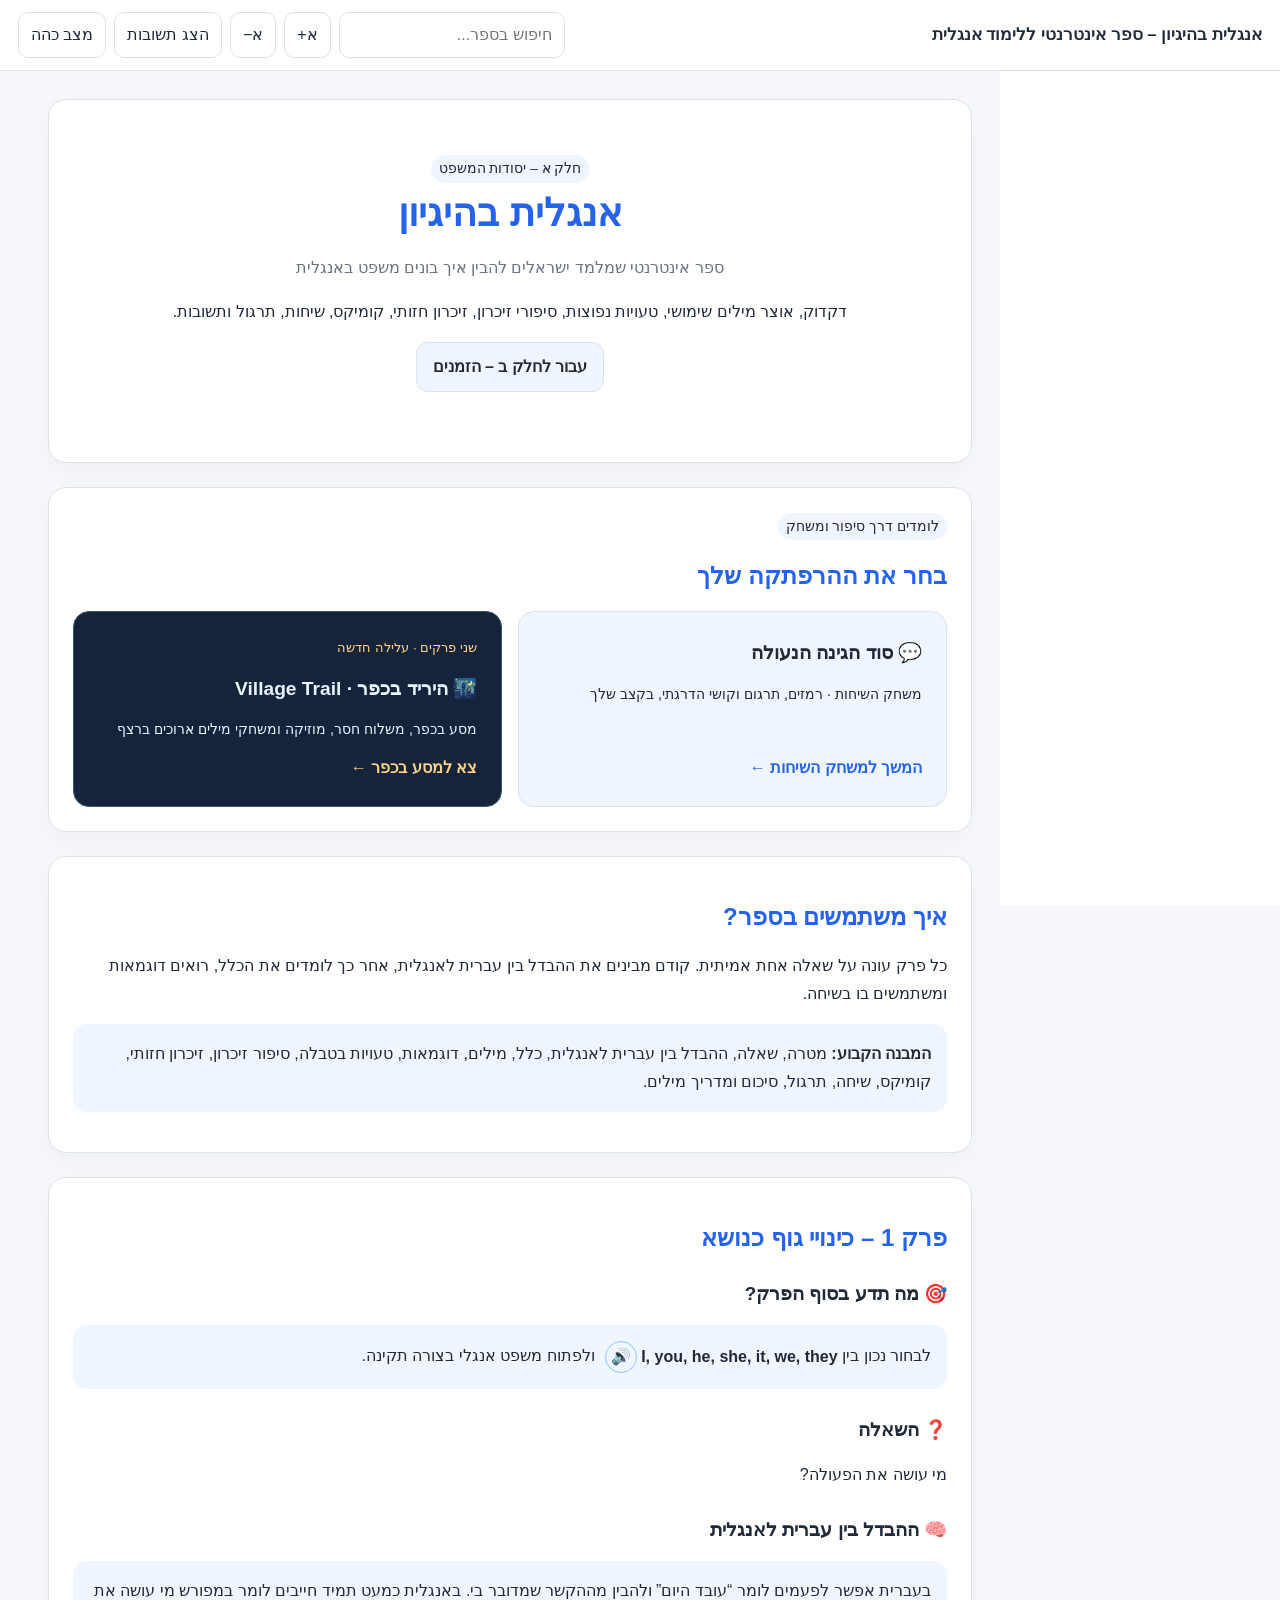
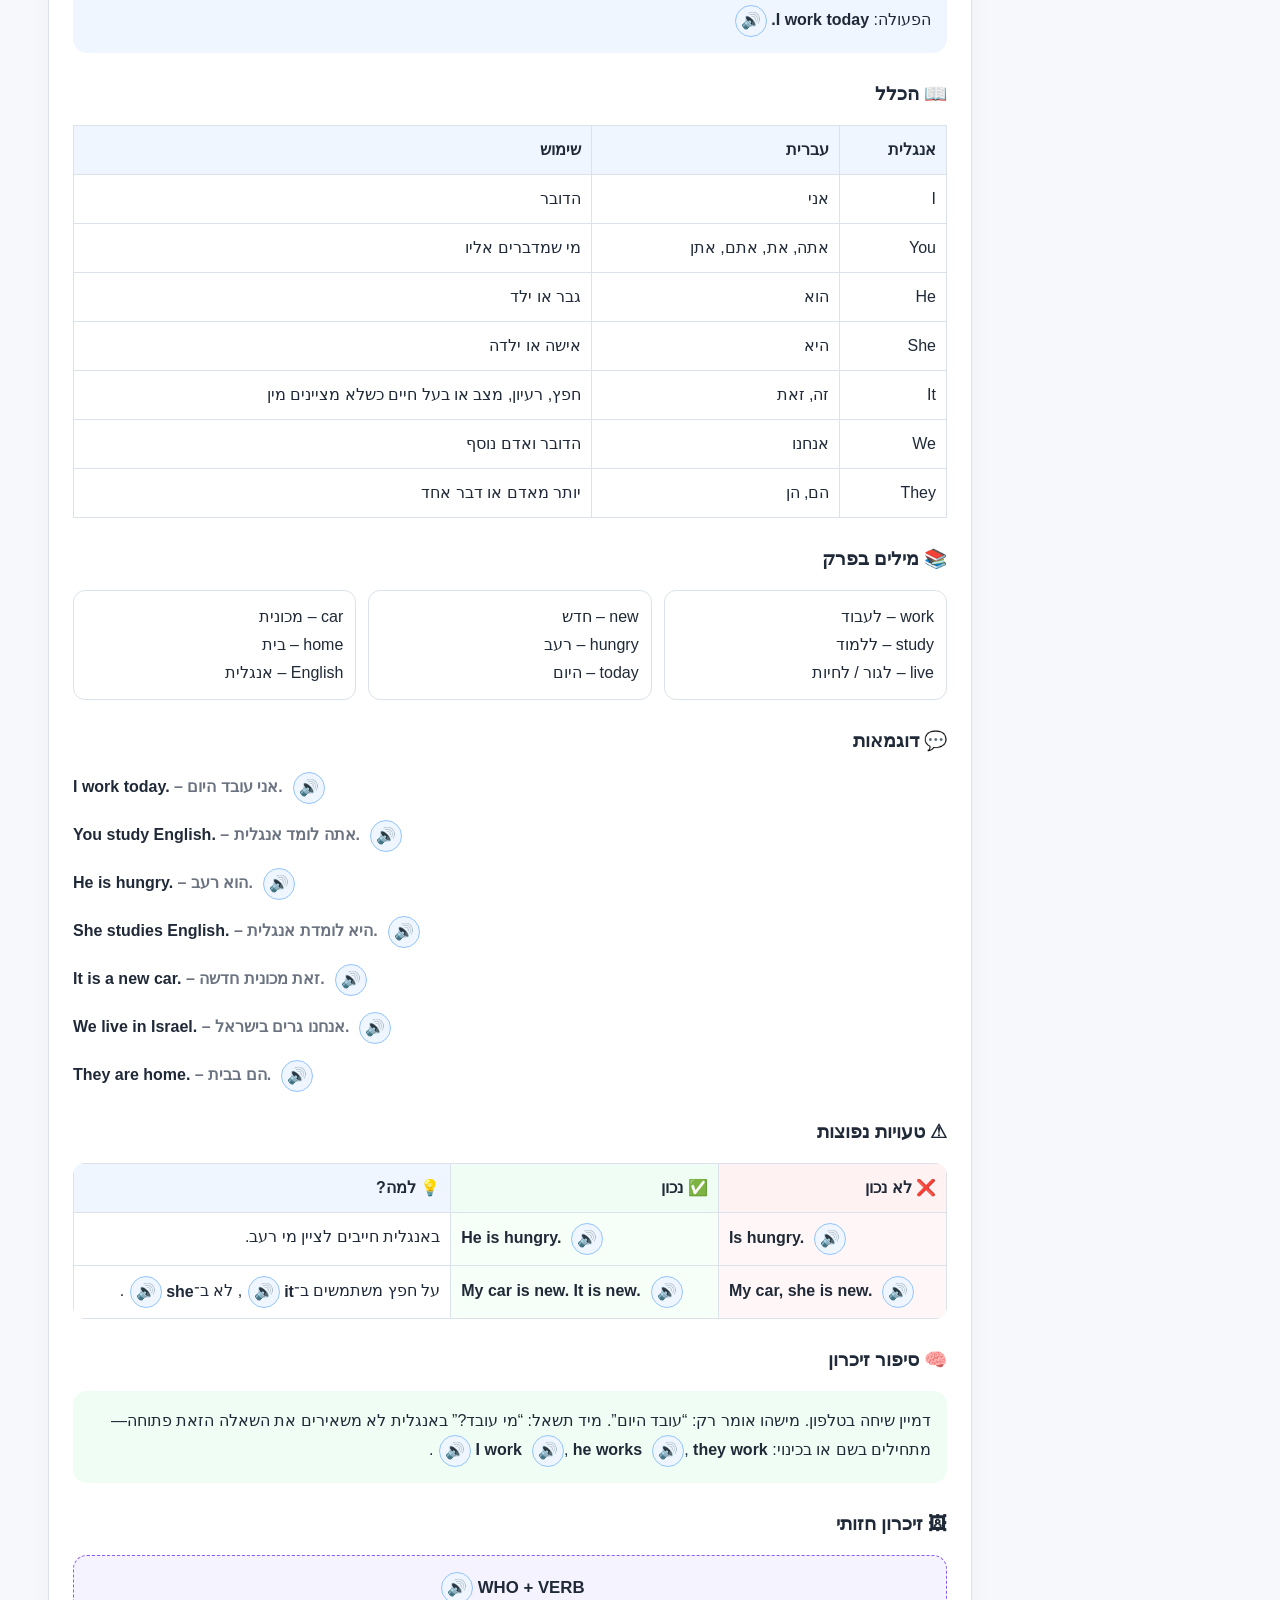
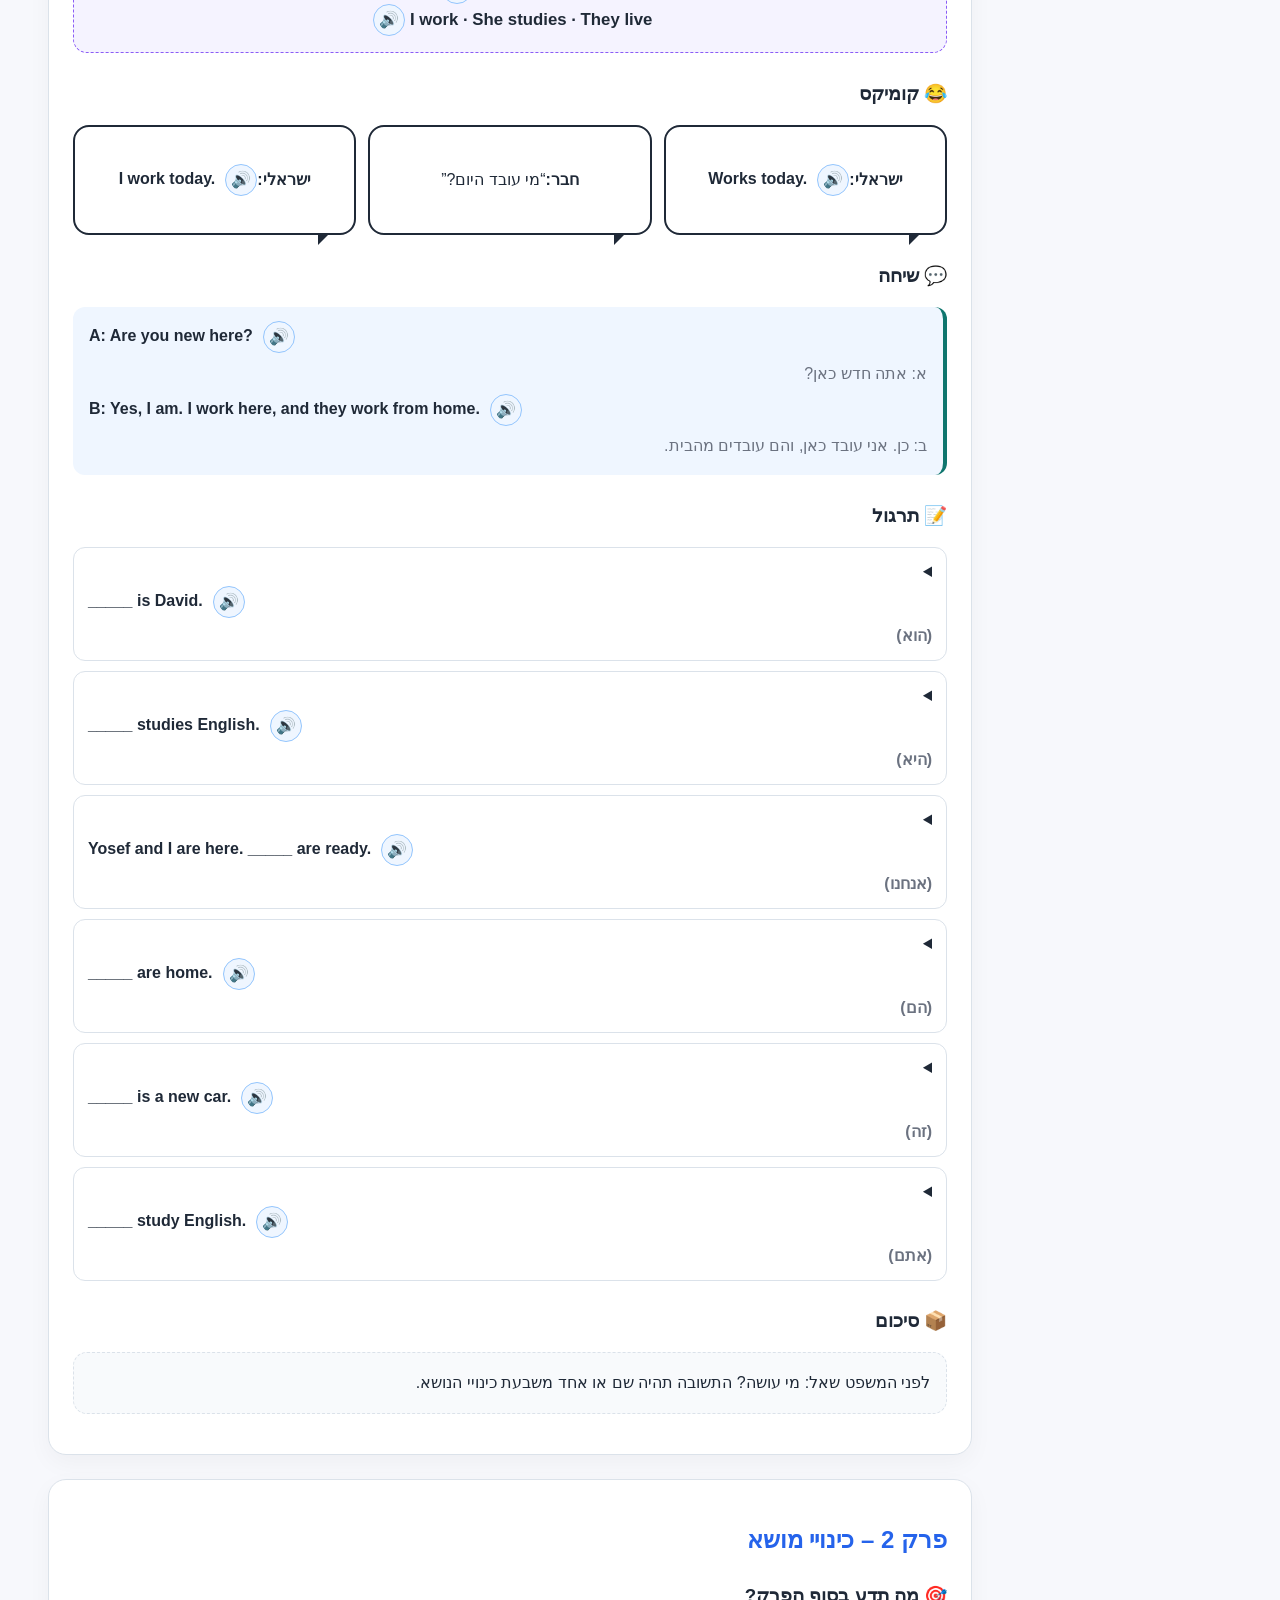
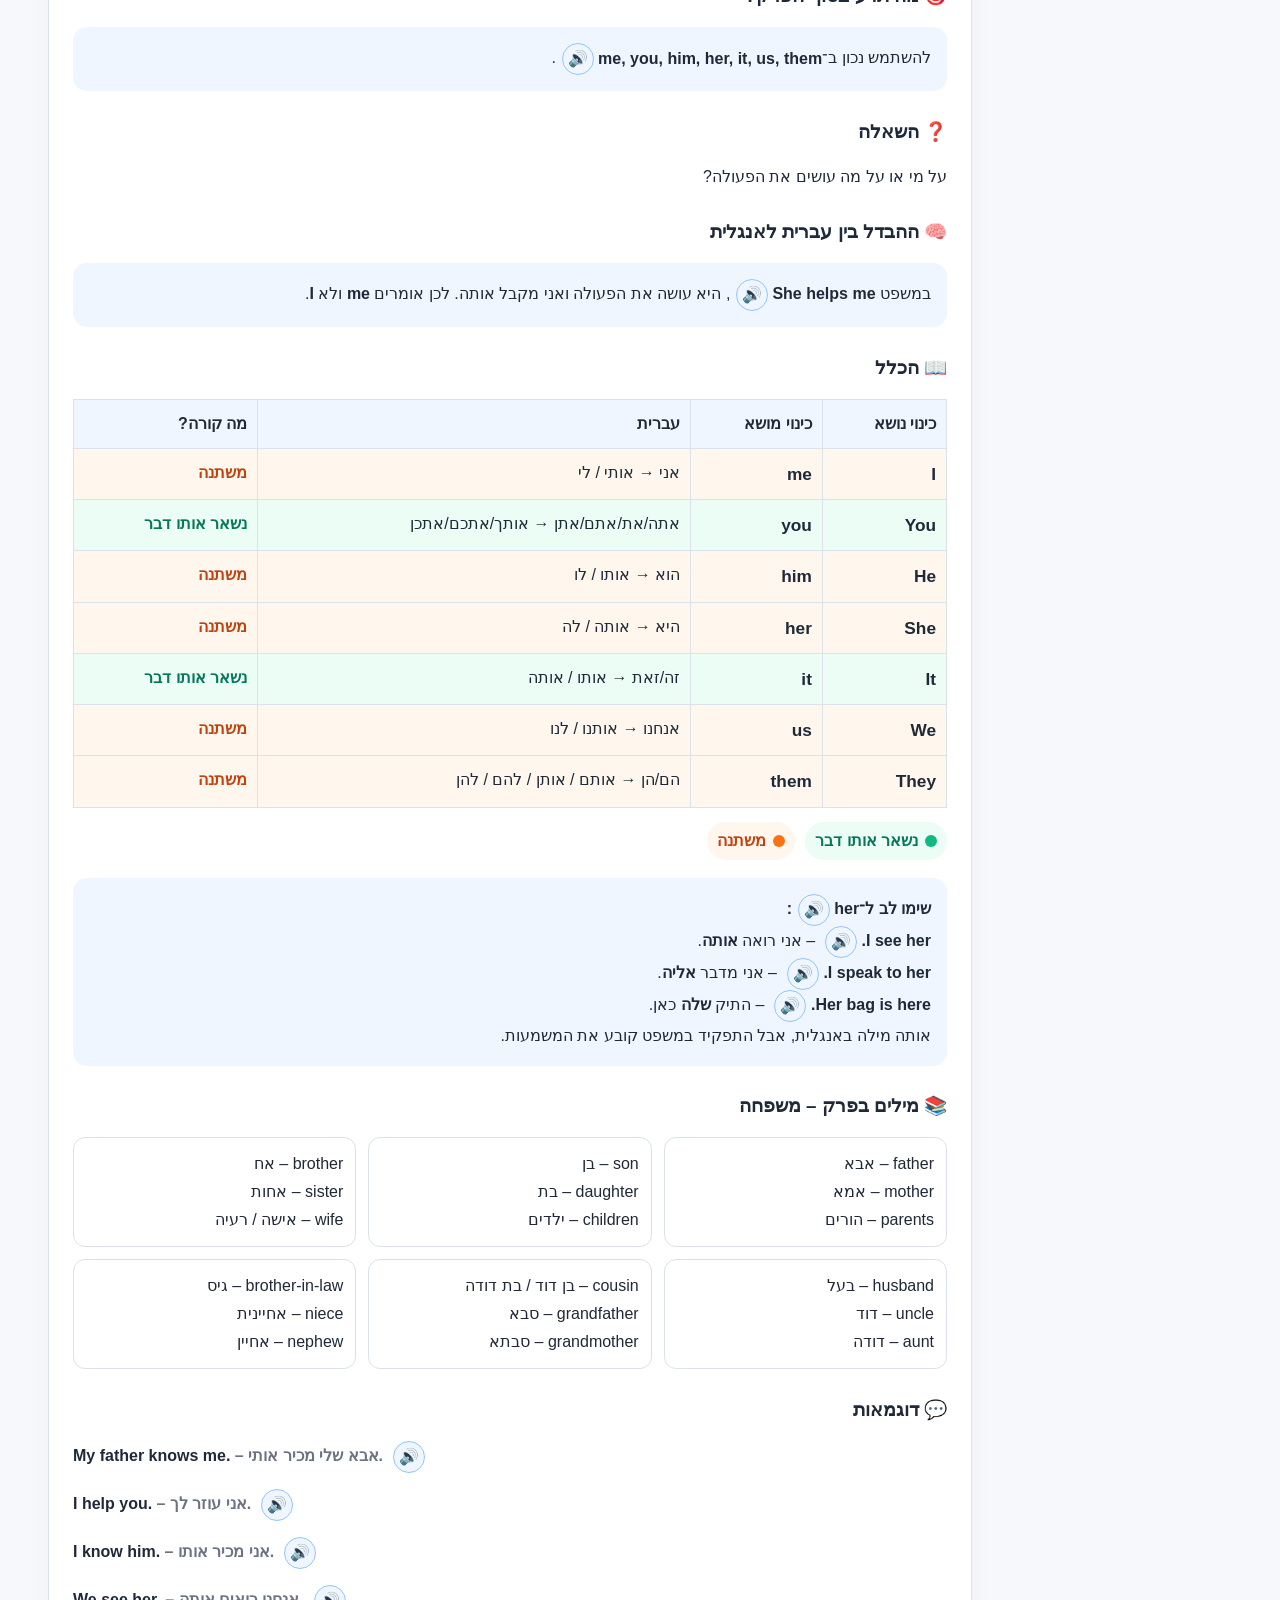
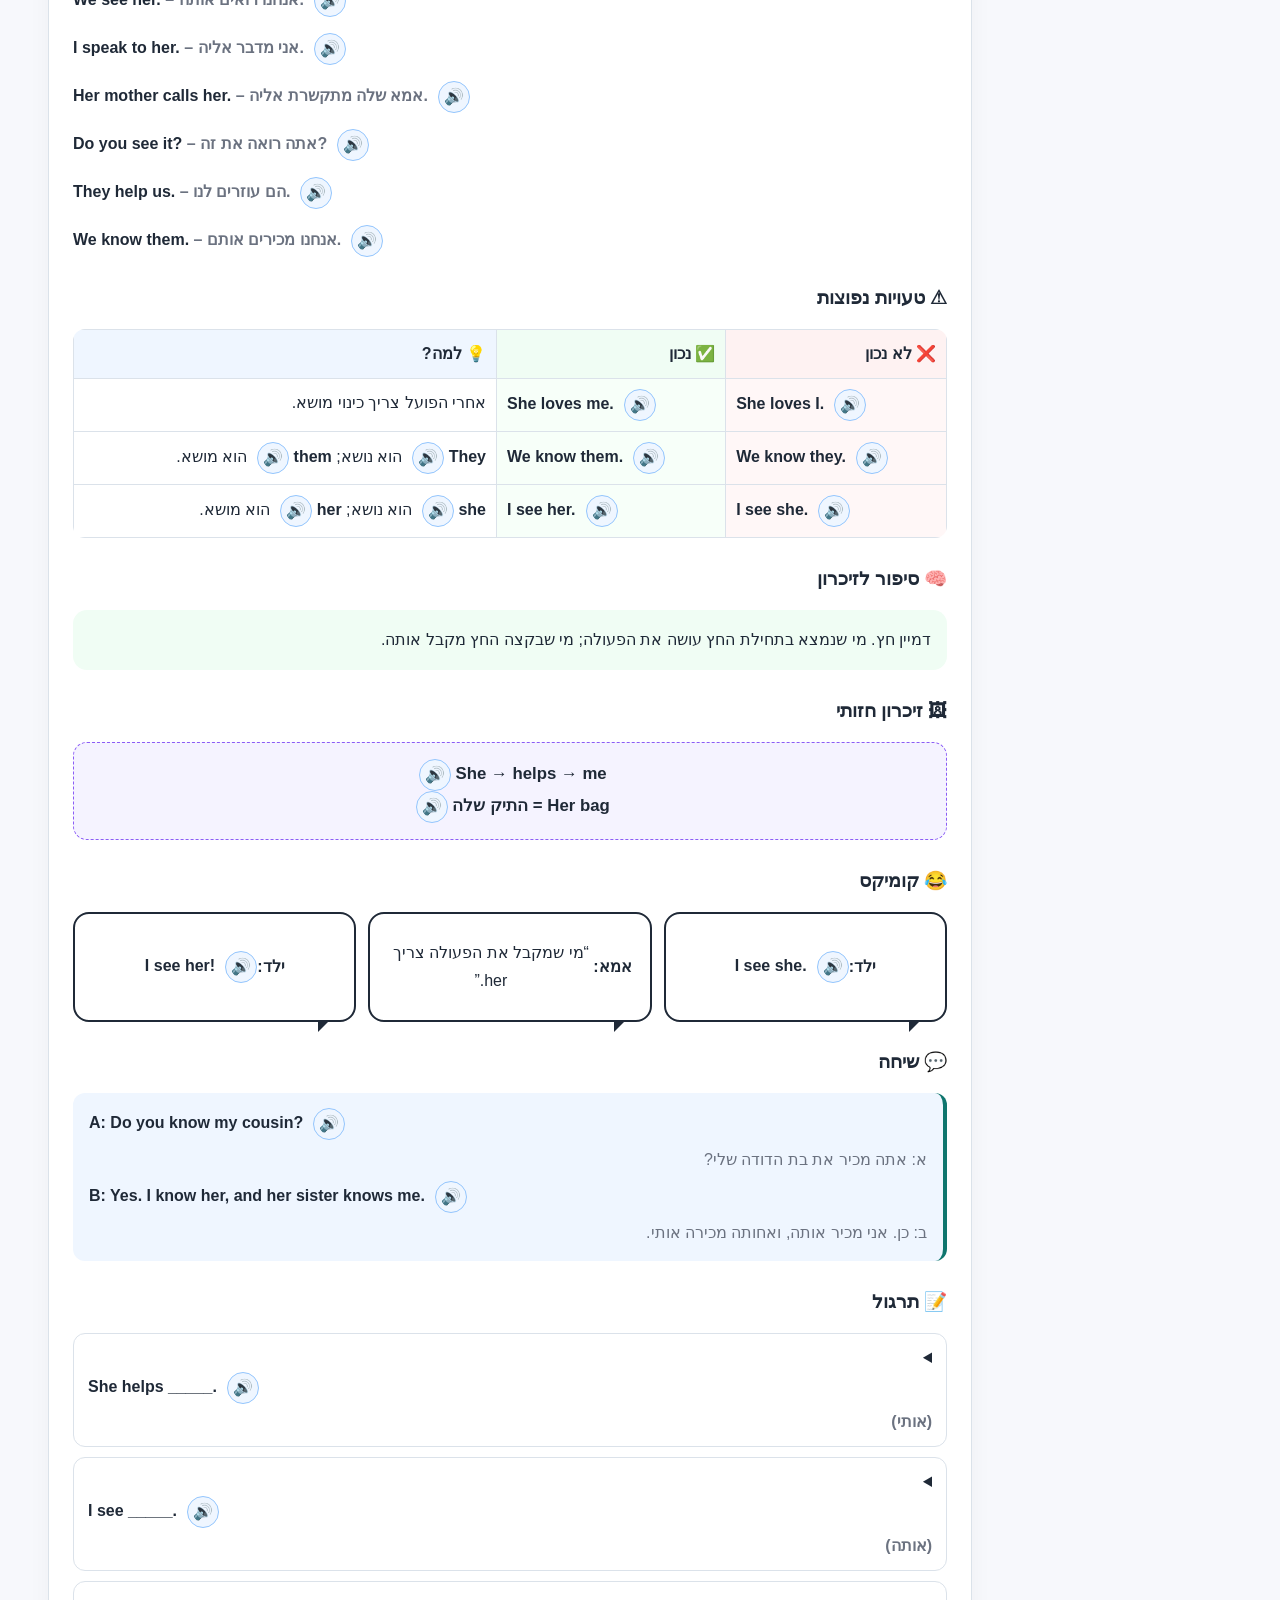
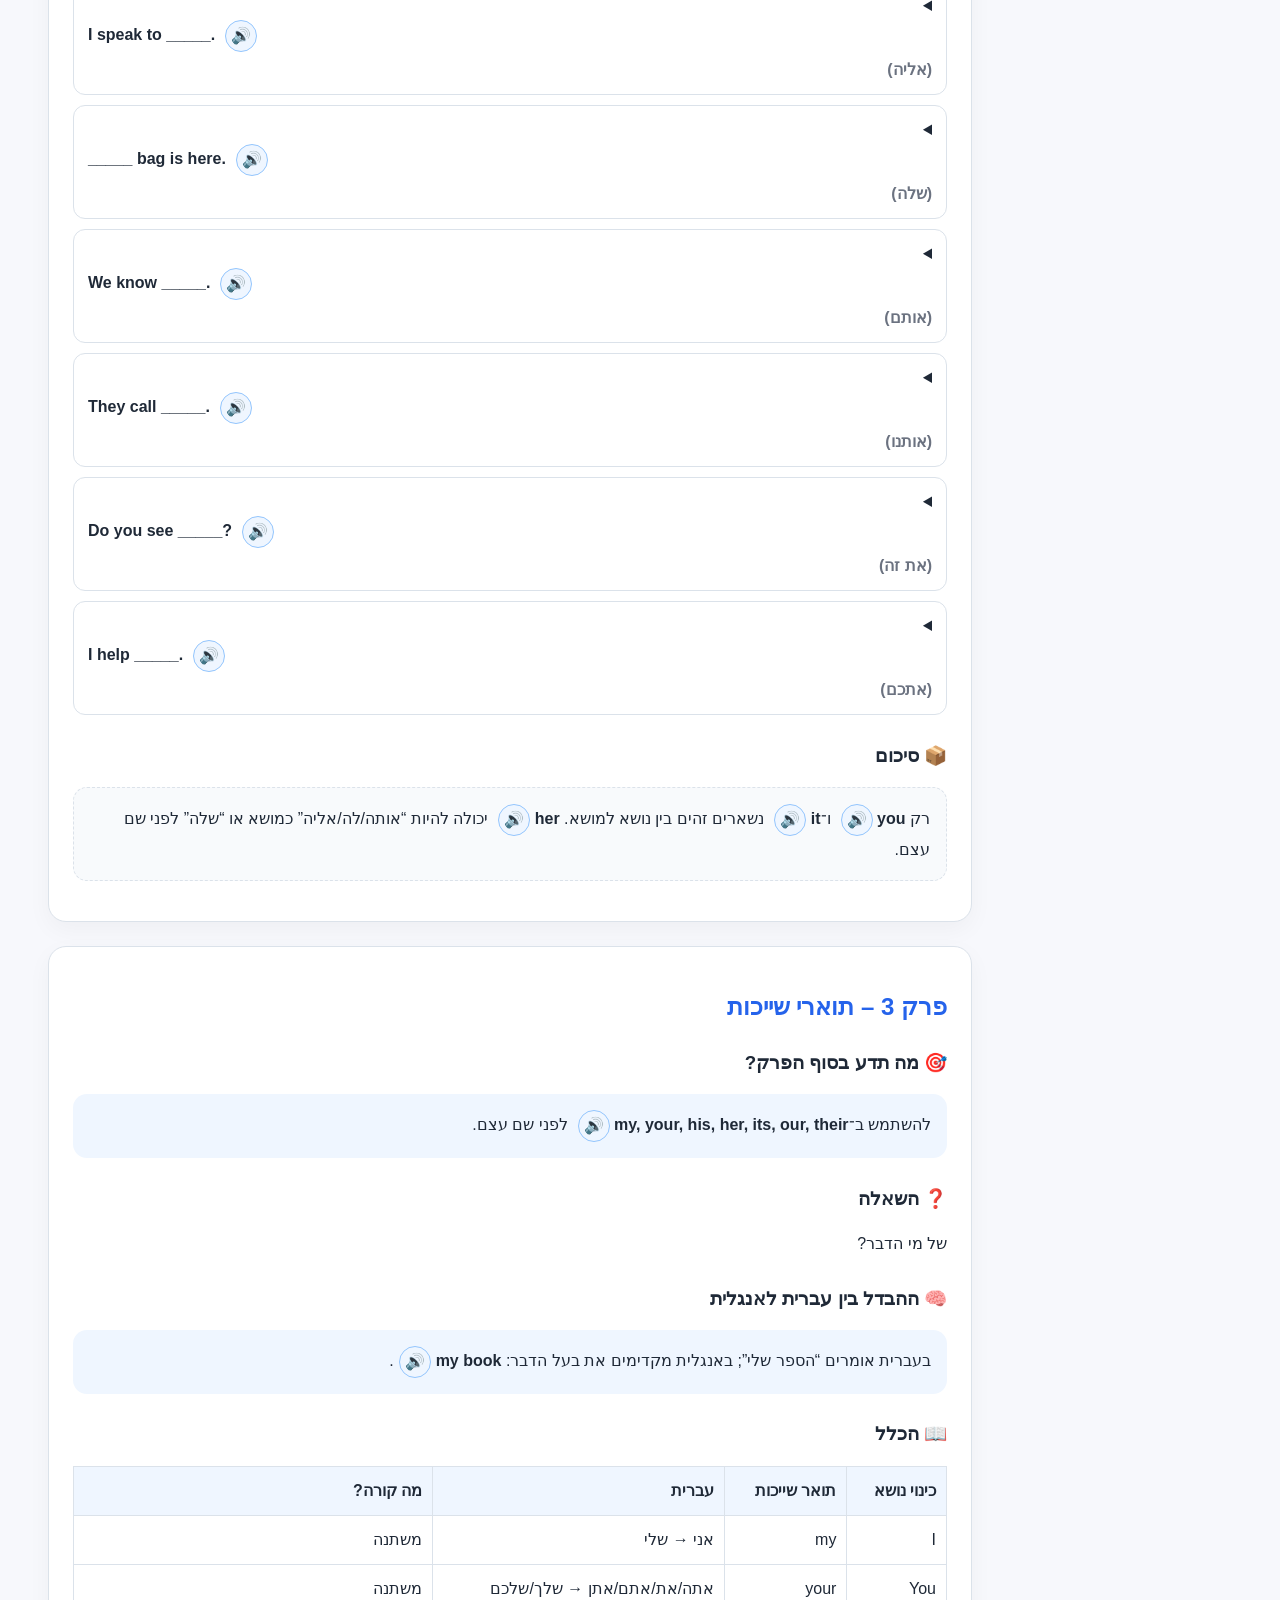
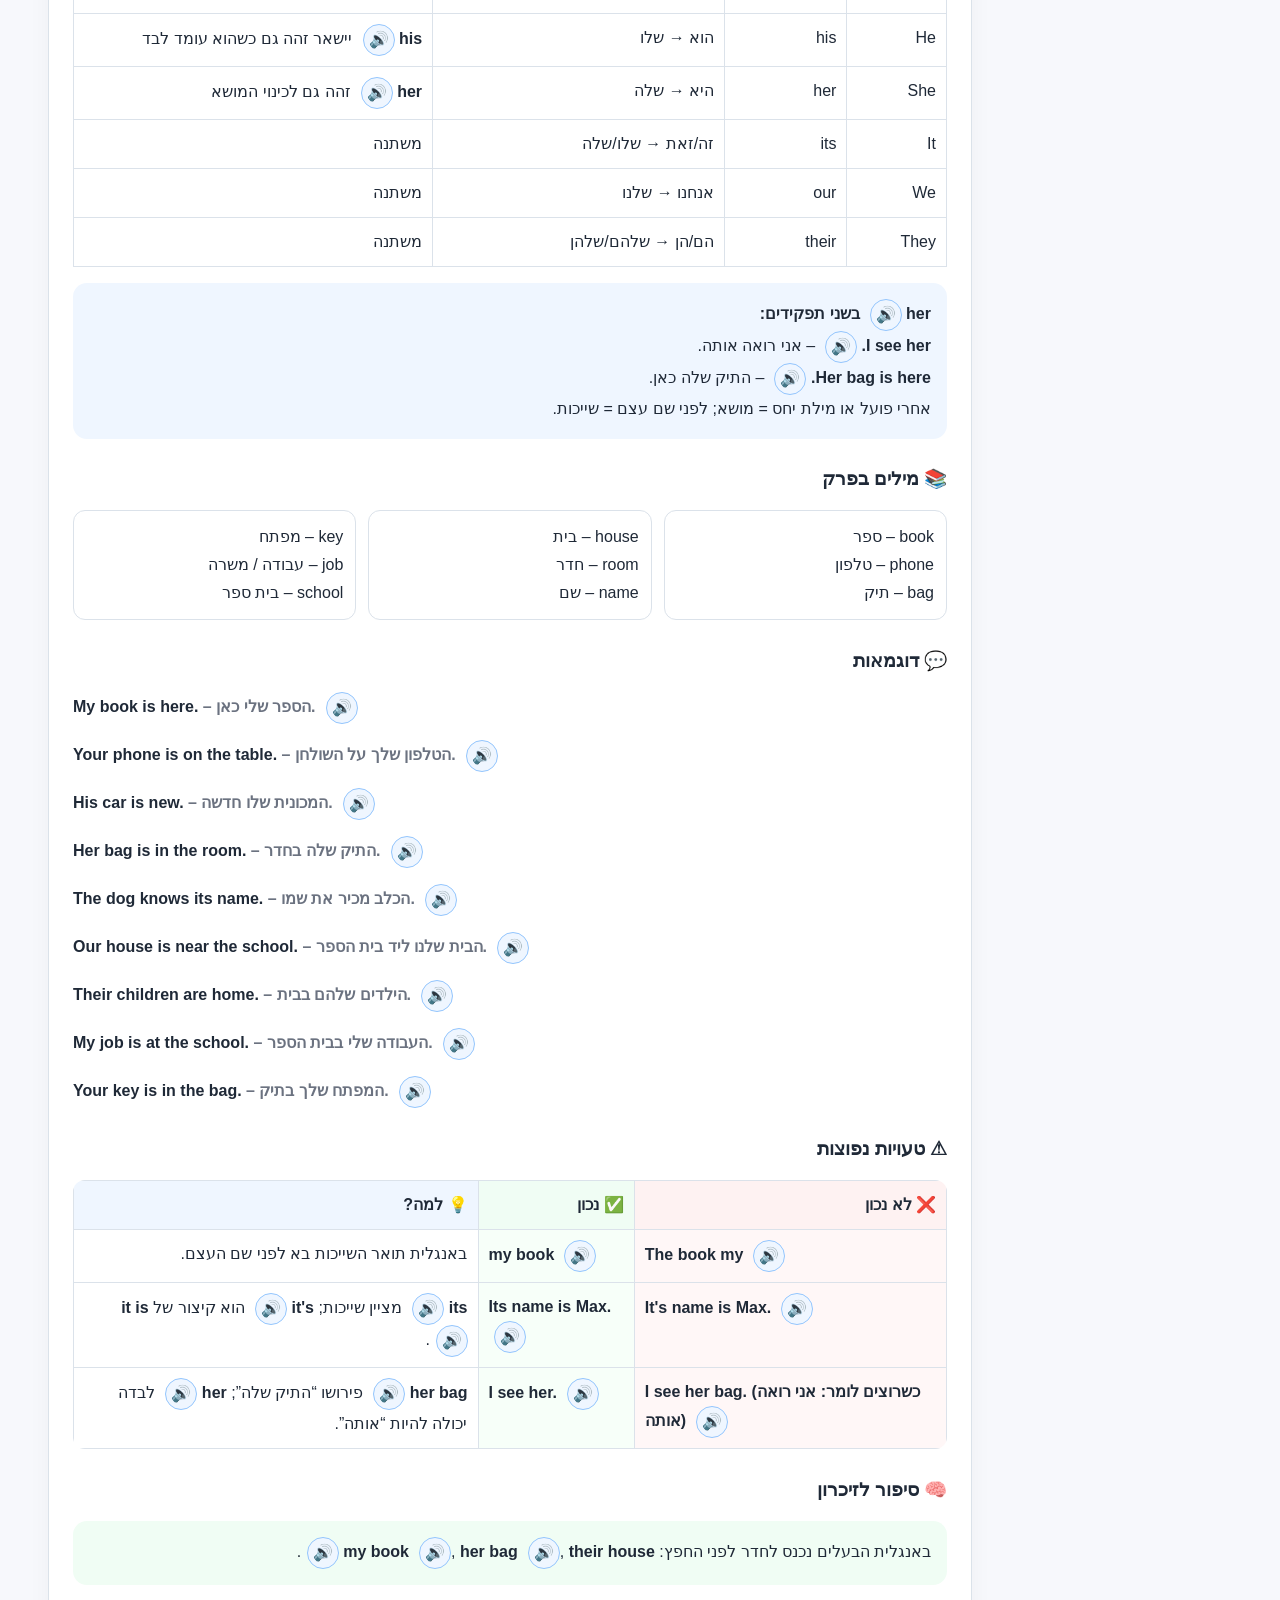
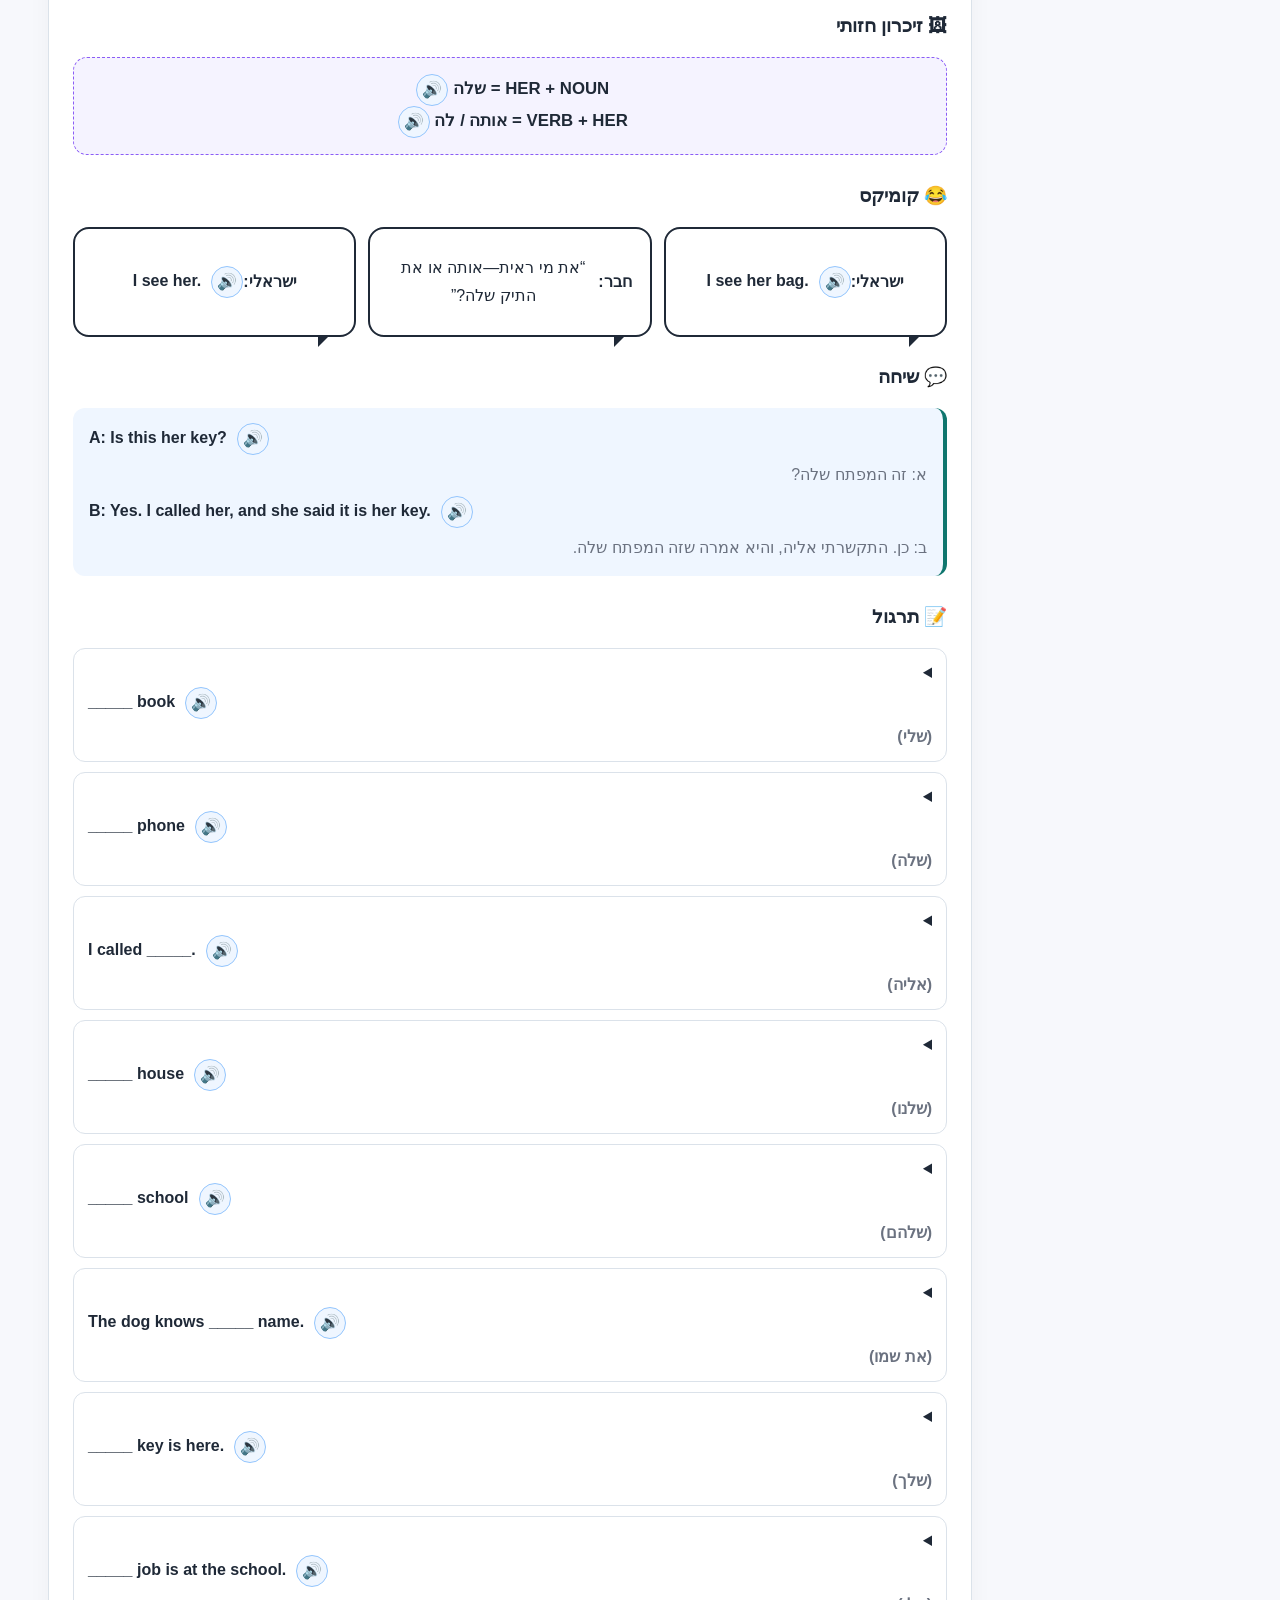
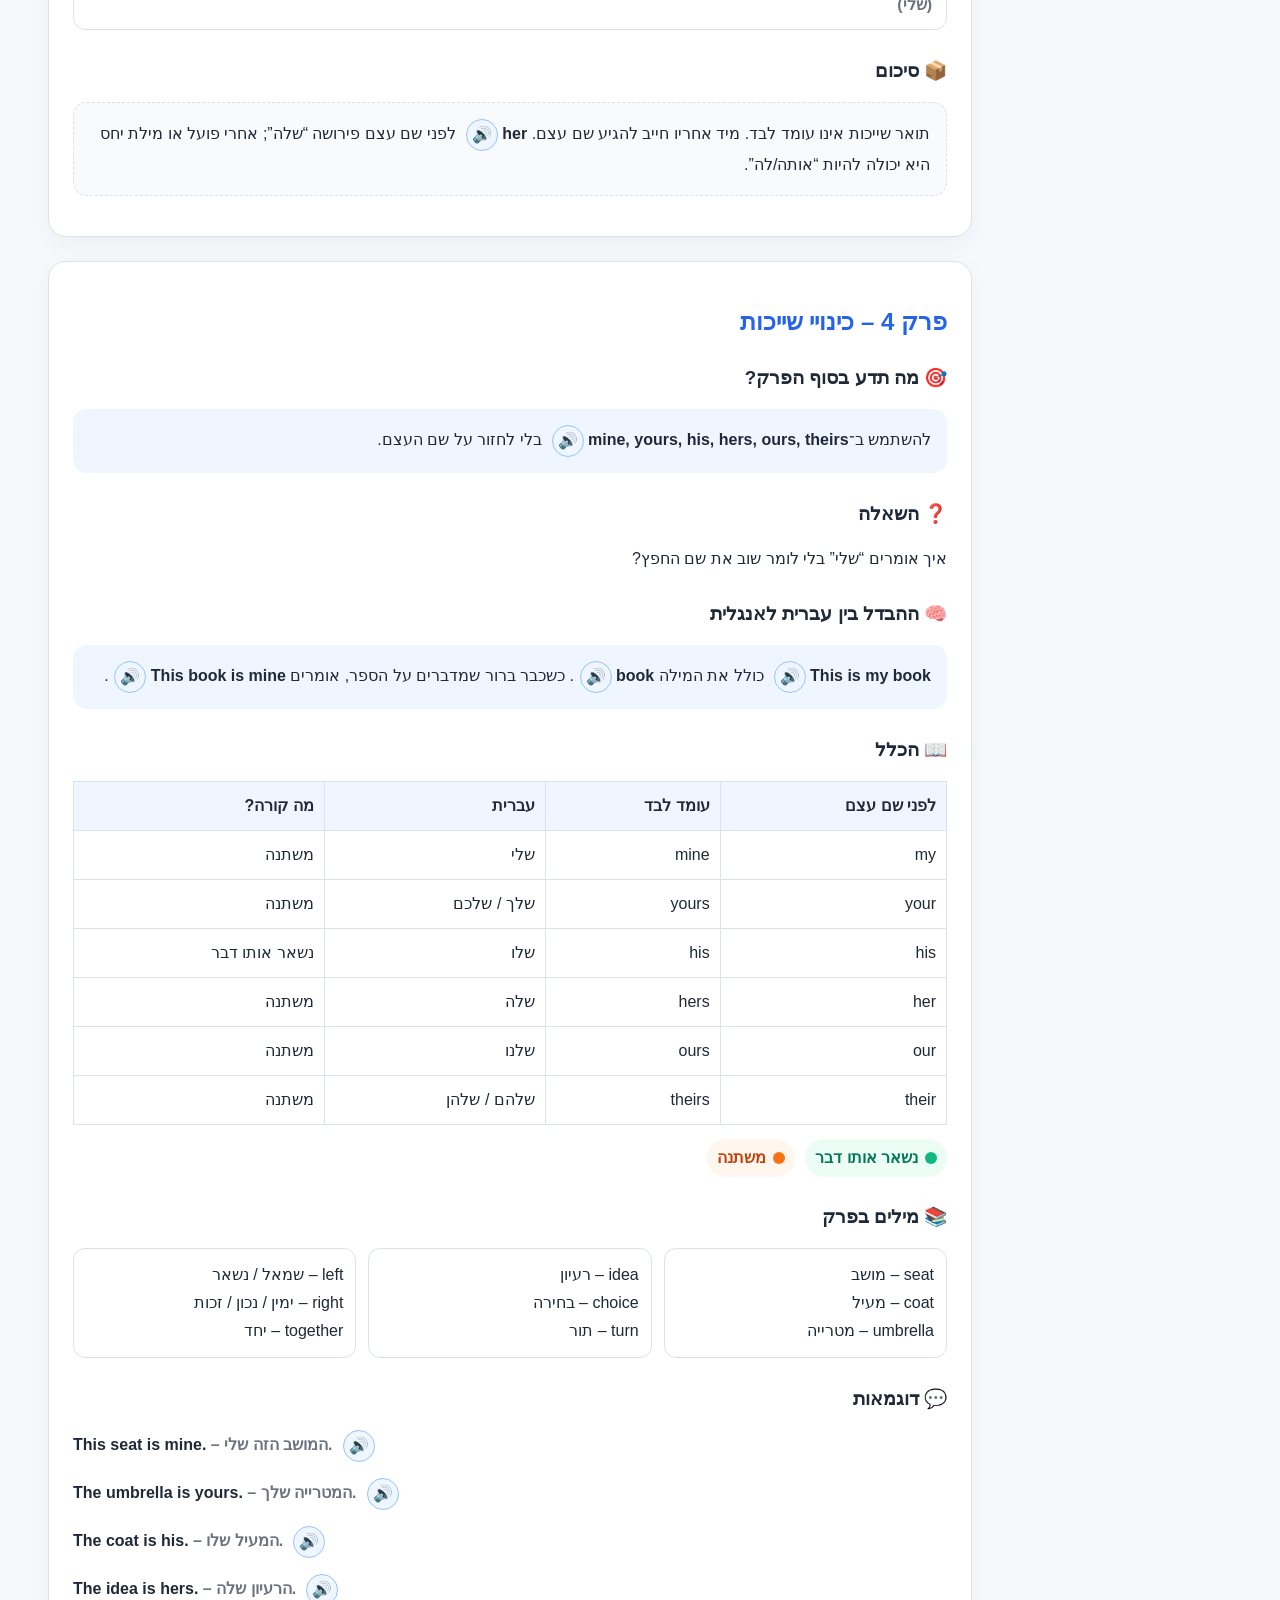
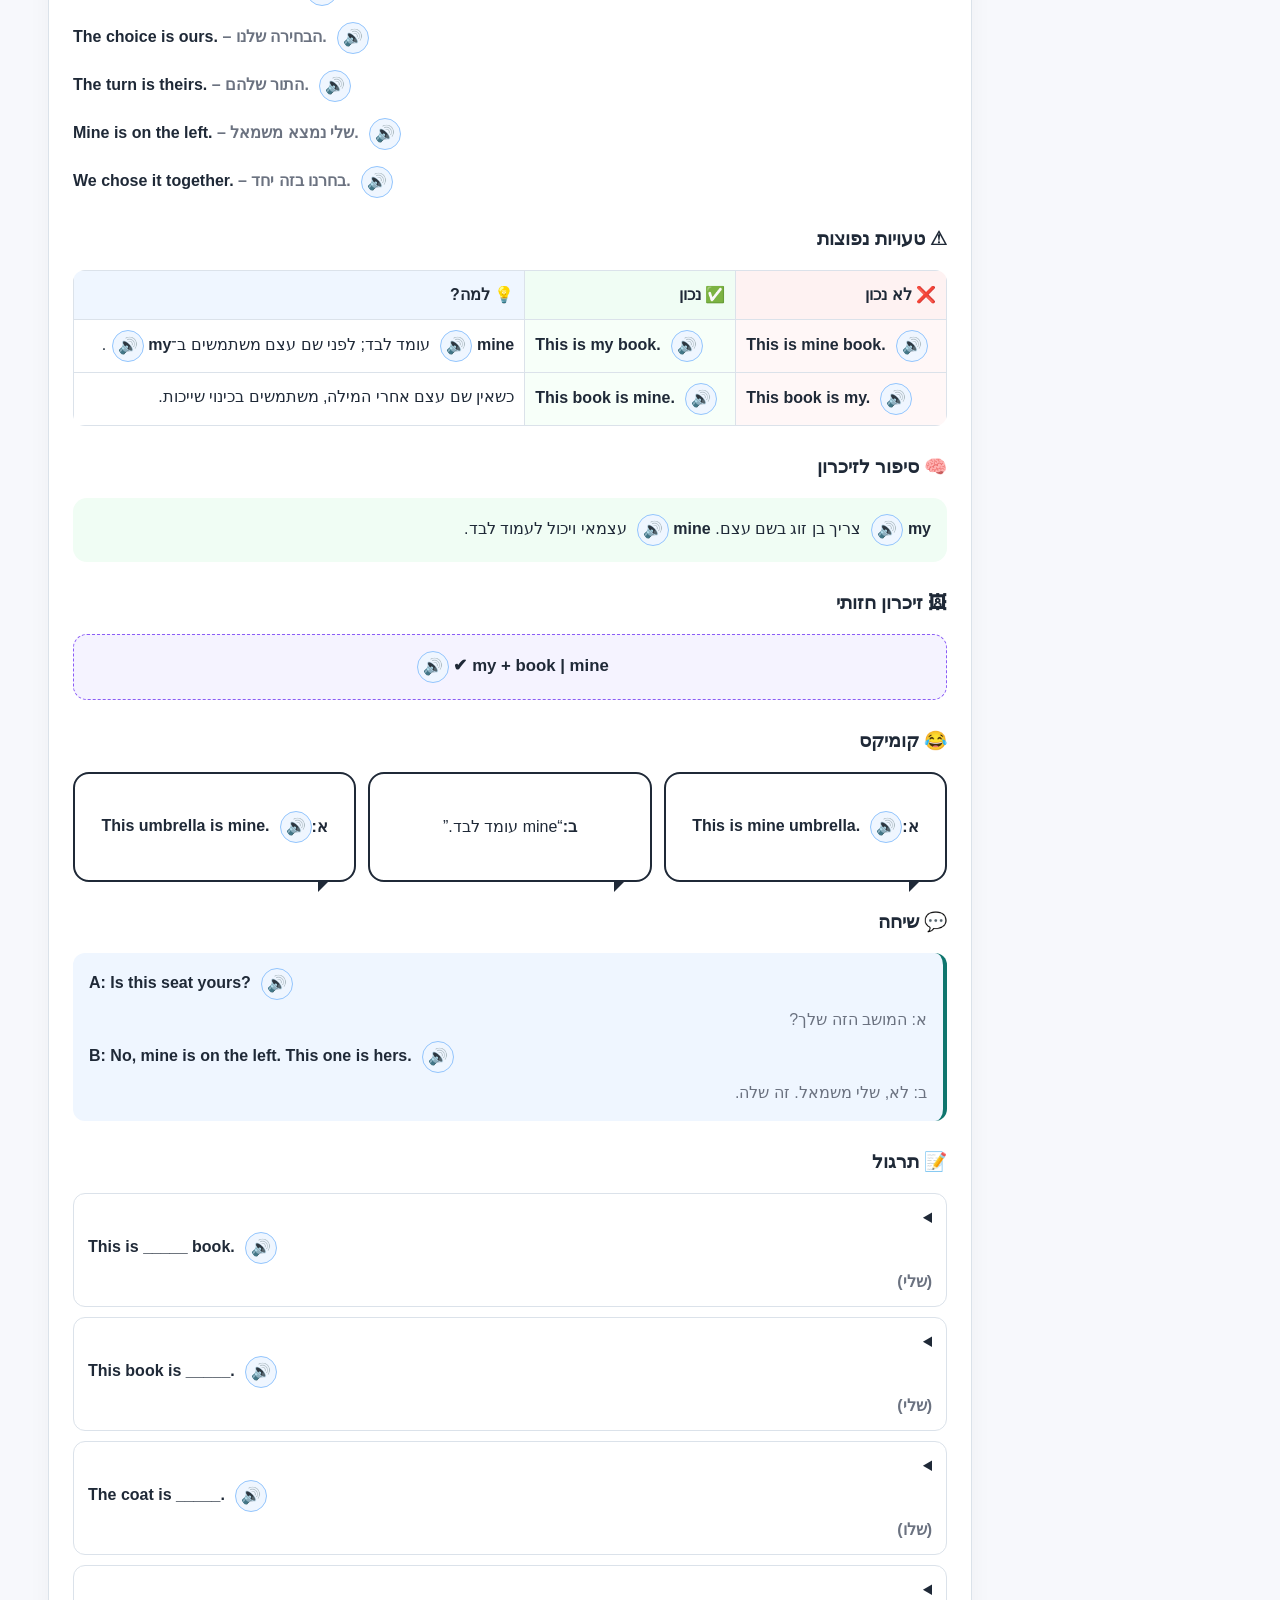
<file: index.html>
<!doctype html>
<html lang="he" dir="rtl">
<head>
  <meta charset="utf-8">
  <meta name="viewport" content="width=device-width,initial-scale=1">
  <title>Turbo English – חלק א וחלק ב</title>
  <link rel="stylesheet" href="style.css?v=village2">
</head>
<body>
<header>
  <h1>Turbo English – ספר אינטרנטי ללימוד אנגלית</h1>
  <div class="tools">
    <input id="search" type="search" placeholder="חיפוש בספר...">
    <button id="fontUp" aria-label="הגדלת טקסט">א+</button>
    <button id="fontDown" aria-label="הקטנת טקסט">א−</button>
    <button id="expand">הצג תשובות</button>
    <button id="theme">מצב כהה</button>
  </div>
</header>
<div class="layout">
<nav class="sidebar">
  <strong>תוכן עניינים</strong>
  <a href="#cover">שער</a>
  <a href="#method">איך משתמשים בספר</a>
  <a href="#ch1">1. כינויי גוף – נושא</a>
  <a href="#ch2">2. כינויי מושא</a>
  <a href="#ch3">3. תוארי שייכות</a>
  <a href="#ch4">4. כינויי שייכות</a>
  <a href="#ch5">5. כינויים חוזרים</a>
  <a href="#ch6">6. הפועל Be</a>
  <a href="#ch7">7. Have / Has</a>
  <a href="#ch8">8. Do / Does / Did</a>
  <a href="#words">מדריך מילים</a>
  <a href="#part2">חלק ב – הזמנים</a>
  <a href="#ch9">9. Present Simple</a>
</nav>
<main>
<section id="cover" class="cover">
  <div class="tag">חלק א – יסודות המשפט</div>
  <h2>Turbo English</h2>
  <p class="subtitle">ספר אינטרנטי שמלמד ישראלים להבין איך בונים משפט באנגלית</p>
  <p>דקדוק, אוצר מילים שימושי, טעויות נפוצות, סיפורי זיכרון, זיכרון חזותי, קומיקס, שיחות, תרגול ותשובות.</p>
</section>
<section class="games-hub chapter" aria-label="משחקי אנגלית">
  <div class="tag">לומדים דרך סיפור ומשחק</div><h2>בחר את ההרפתקה שלך</h2>
  <div class="games-grid"><a class="game-card-link" href="game.html"><strong>💬 סוד הגינה הנעולה</strong><span>משחק השיחות · רמזים, תרגום וקושי הדרגתי, בקצב שלך</span><b>המשך למשחק השיחות ←</b></a>
  <a class="game-card-link night" href="city.html"><small>שני פרקים · עלילה חדשה</small><strong>🌃 היריד בכפר · Village Trail</strong><span>מסע בכפר, משלוח חסר, מוזיקה ומשחקי מילים ארוכים ברצף</span><b>צא למסע בכפר ←</b></a></div>
</section>
<section id="method" class="chapter">
  <h2>איך משתמשים בספר?</h2>
  <p>כל פרק עונה על שאלה אחת אמיתית. קודם מבינים את ההבדל בין עברית לאנגלית, אחר כך לומדים את הכלל, רואים דוגמאות ומשתמשים בו בשיחה.</p>
  <div class="goal"><strong>המבנה הקבוע:</strong> מטרה, שאלה, ההבדל בין עברית לאנגלית, כלל, מילים, דוגמאות, טעויות בטבלה, סיפור זיכרון, זיכרון חזותי, קומיקס, שיחה, תרגול, סיכום ומדריך מילים.</div>
</section>
<section id="ch1" class="chapter">
<h2>פרק 1 – כינויי גוף כנושא</h2>
<h3>🎯 מה תדע בסוף הפרק?</h3><div class="goal">לבחור נכון בין <span class="en">I, you, he, she, it, we, they</span> ולפתוח משפט אנגלי בצורה תקינה.</div>
<h3>❓ השאלה</h3><p>מי עושה את הפעולה?</p>
<h3>🧠 ההבדל בין עברית לאנגלית</h3><div class="thinking">בעברית אפשר לפעמים לומר “עובד היום” ולהבין מההקשר שמדובר בי. באנגלית כמעט תמיד חייבים לומר במפורש מי עושה את הפעולה: <span class="en">I work today.</span></div>
<h3>📖 הכלל</h3>
<table><tr><th>אנגלית</th><th>עברית</th><th>שימוש</th></tr><tr><td>I</td><td>אני</td><td>הדובר</td></tr><tr><td>You</td><td>אתה, את, אתם, אתן</td><td>מי שמדברים אליו</td></tr><tr><td>He</td><td>הוא</td><td>גבר או ילד</td></tr><tr><td>She</td><td>היא</td><td>אישה או ילדה</td></tr><tr><td>It</td><td>זה, זאת</td><td>חפץ, רעיון, מצב או בעל חיים כשלא מציינים מין</td></tr><tr><td>We</td><td>אנחנו</td><td>הדובר ואדם נוסף</td></tr><tr><td>They</td><td>הם, הן</td><td>יותר מאדם או דבר אחד</td></tr></table>
<h3>📚 מילים בפרק</h3><div class="word-grid"><div class="word-card">work – לעבוד<br>study – ללמוד<br>live – לגור / לחיות</div><div class="word-card">new – חדש<br>hungry – רעב<br>today – היום</div><div class="word-card">car – מכונית<br>home – בית<br>English – אנגלית</div></div>
<h3>💬 דוגמאות</h3><p class="en">I work today. <span class="he">– אני עובד היום.</span></p><p class="en">You study English. <span class="he">– אתה לומד אנגלית.</span></p><p class="en">He is hungry. <span class="he">– הוא רעב.</span></p><p class="en">She studies English. <span class="he">– היא לומדת אנגלית.</span></p><p class="en">It is a new car. <span class="he">– זאת מכונית חדשה.</span></p><p class="en">We live in Israel. <span class="he">– אנחנו גרים בישראל.</span></p><p class="en">They are home. <span class="he">– הם בבית.</span></p>
<h3>⚠ טעויות נפוצות</h3><table class="mistake-table"><tr><th>❌ לא נכון</th><th>✅ נכון</th><th>💡 למה?</th></tr><tr><td class="en">Is hungry.</td><td class="en">He is hungry.</td><td>באנגלית חייבים לציין מי רעב.</td></tr><tr><td class="en">My car, she is new.</td><td class="en">My car is new. It is new.</td><td>על חפץ משתמשים ב־<span class="en">it</span>, לא ב־<span class="en">she</span>.</td></tr></table>
<h3>🧠 סיפור זיכרון</h3><div class="memory">דמיין שיחה בטלפון. מישהו אומר רק: “עובד היום”. מיד תשאל: “מי עובד?” באנגלית לא משאירים את השאלה הזאת פתוחה—מתחילים בשם או בכינוי: <span class="en">I work</span>, <span class="en">he works</span>, <span class="en">they work</span>.</div>
<h3>🖼 זיכרון חזותי</h3><div class="visual-memory"><span class="en">WHO + VERB</span><br><span class="en">I work · She studies · They live</span></div>
<h3>😂 קומיקס</h3><div class="comic"><div class="panel"><b>ישראלי:</b> <span class="en">Works today.</span></div><div class="panel"><b>חבר:</b> “מי עובד היום?”</div><div class="panel"><b>ישראלי:</b> <span class="en">I work today.</span></div></div>
<h3>💬 שיחה</h3><div class="dialogue"><p class="en">A: Are you new here?</p><p class="he">א: אתה חדש כאן?</p><p class="en">B: Yes, I am. I work here, and they work from home.</p><p class="he">ב: כן. אני עובד כאן, והם עובדים מהבית.</p></div>
<h3>📝 תרגול</h3>
<details><summary><span class="exercise-line"><span class="en">_____ is David.</span><span class="hint">(הוא)</span></span></summary><p class="en">He is David.</p></details>
<details><summary><span class="exercise-line"><span class="en">_____ studies English.</span><span class="hint">(היא)</span></span></summary><p class="en">She studies English.</p></details>
<details><summary><span class="exercise-line"><span class="en">Yosef and I are here. _____ are ready.</span><span class="hint">(אנחנו)</span></span></summary><p class="en">We are ready.</p></details>
<details><summary><span class="exercise-line"><span class="en">_____ are home.</span><span class="hint">(הם)</span></span></summary><p class="en">They are home.</p></details>
<details><summary><span class="exercise-line"><span class="en">_____ is a new car.</span><span class="hint">(זה)</span></span></summary><p class="en">It is a new car.</p></details>
<details><summary><span class="exercise-line"><span class="en">_____ study English.</span><span class="hint">(אתם)</span></span></summary><p class="en">You study English.</p></details>
<h3>📦 סיכום</h3><div class="summary">לפני המשפט שאל: מי עושה? התשובה תהיה שם או אחד משבעת כינויי הנושא.</div>
</section>
<section id="ch2" class="chapter">
<h2>פרק 2 – כינויי מושא</h2>
<h3>🎯 מה תדע בסוף הפרק?</h3><div class="goal">להשתמש נכון ב־<span class="en">me, you, him, her, it, us, them</span>.</div>
<h3>❓ השאלה</h3><p>על מי או על מה עושים את הפעולה?</p>
<h3>🧠 ההבדל בין עברית לאנגלית</h3><div class="thinking">במשפט <span class="en">She helps me</span>, היא עושה את הפעולה ואני מקבל אותה. לכן אומרים <b>me</b> ולא <b>I</b>.</div>
<h3>📖 הכלל</h3>
<table class="pronoun-compare"><tr><th>כינוי נושא</th><th>כינוי מושא</th><th>עברית</th><th>מה קורה?</th></tr><tr class="changed"><td>I</td><td>me</td><td>אני → אותי / לי</td><td>משתנה</td></tr><tr class="same"><td>You</td><td>you</td><td>אתה/את/אתם/אתן → אותך/אתכם/אתכן</td><td>נשאר אותו דבר</td></tr><tr class="changed"><td>He</td><td>him</td><td>הוא → אותו / לו</td><td>משתנה</td></tr><tr class="changed"><td>She</td><td>her</td><td>היא → אותה / לה</td><td>משתנה</td></tr><tr class="same"><td>It</td><td>it</td><td>זה/זאת → אותו / אותה</td><td>נשאר אותו דבר</td></tr><tr class="changed"><td>We</td><td>us</td><td>אנחנו → אותנו / לנו</td><td>משתנה</td></tr><tr class="changed"><td>They</td><td>them</td><td>הם/הן → אותם / אותן / להם / להן</td><td>משתנה</td></tr></table>
<div class="legend"><span class="legend-item same-key">נשאר אותו דבר</span><span class="legend-item changed-key">משתנה</span></div>
<div class="thinking"><strong>שימו לב ל־<span class="en">her</span>:</strong><br><span class="en">I see her.</span> – אני רואה <strong>אותה</strong>.<br><span class="en">I speak to her.</span> – אני מדבר <strong>אליה</strong>.<br><span class="en">Her bag is here.</span> – התיק <strong>שלה</strong> כאן.<br>אותה מילה באנגלית, אבל התפקיד במשפט קובע את המשמעות.</div>
<h3>📚 מילים בפרק – משפחה</h3><div class="word-grid"><div class="word-card">father – אבא<br>mother – אמא<br>parents – הורים</div><div class="word-card">son – בן<br>daughter – בת<br>children – ילדים</div><div class="word-card">brother – אח<br>sister – אחות<br>wife – אישה / רעיה</div><div class="word-card">husband – בעל<br>uncle – דוד<br>aunt – דודה</div><div class="word-card">cousin – בן דוד / בת דודה<br>grandfather – סבא<br>grandmother – סבתא</div><div class="word-card">brother-in-law – גיס<br>niece – אחיינית<br>nephew – אחיין</div></div>
<h3>💬 דוגמאות</h3><p class="en">My father knows me. <span class="he">– אבא שלי מכיר אותי.</span></p><p class="en">I help you. <span class="he">– אני עוזר לך.</span></p><p class="en">I know him. <span class="he">– אני מכיר אותו.</span></p><p class="en">We see her. <span class="he">– אנחנו רואים אותה.</span></p><p class="en">I speak to her. <span class="he">– אני מדבר אליה.</span></p><p class="en">Her mother calls her. <span class="he">– אמא שלה מתקשרת אליה.</span></p><p class="en">Do you see it? <span class="he">– אתה רואה את זה?</span></p><p class="en">They help us. <span class="he">– הם עוזרים לנו.</span></p><p class="en">We know them. <span class="he">– אנחנו מכירים אותם.</span></p>
<h3>⚠ טעויות נפוצות</h3><table class="mistake-table"><tr><th>❌ לא נכון</th><th>✅ נכון</th><th>💡 למה?</th></tr><tr><td class="en">She loves I.</td><td class="en">She loves me.</td><td>אחרי הפועל צריך כינוי מושא.</td></tr><tr><td class="en">We know they.</td><td class="en">We know them.</td><td><span class="en">They</span> הוא נושא; <span class="en">them</span> הוא מושא.</td></tr><tr><td class="en">I see she.</td><td class="en">I see her.</td><td><span class="en">she</span> הוא נושא; <span class="en">her</span> הוא מושא.</td></tr></table>
<h3>🧠 סיפור לזיכרון</h3><div class="memory">דמיין חץ. מי שנמצא בתחילת החץ עושה את הפעולה; מי שבקצה החץ מקבל אותה.</div>
<h3>🖼 זיכרון חזותי</h3><div class="visual-memory"><span class="en">She → helps → me</span><br><span class="en">Her bag = התיק שלה</span></div>
<h3>😂 קומיקס</h3><div class="comic"><div class="panel"><b>ילד:</b> <span class="en">I see she.</span></div><div class="panel"><b>אמא:</b> “מי שמקבל את הפעולה צריך her.”</div><div class="panel"><b>ילד:</b> <span class="en">I see her!</span></div></div>
<h3>💬 שיחה</h3><div class="dialogue"><p class="en">A: Do you know my cousin?</p><p class="he">א: אתה מכיר את בת הדודה שלי?</p><p class="en">B: Yes. I know her, and her sister knows me.</p><p class="he">ב: כן. אני מכיר אותה, ואחותה מכירה אותי.</p></div>
<h3>📝 תרגול</h3>
<details><summary><span class="exercise-line"><span class="en">She helps _____.</span><span class="hint">(אותי)</span></span></summary><p class="en">She helps me.</p></details>
<details><summary><span class="exercise-line"><span class="en">I see _____.</span><span class="hint">(אותה)</span></span></summary><p class="en">I see her.</p></details>
<details><summary><span class="exercise-line"><span class="en">I speak to _____.</span><span class="hint">(אליה)</span></span></summary><p class="en">I speak to her.</p></details>
<details><summary><span class="exercise-line"><span class="en">_____ bag is here.</span><span class="hint">(שלה)</span></span></summary><p class="en">Her bag is here.</p></details>
<details><summary><span class="exercise-line"><span class="en">We know _____.</span><span class="hint">(אותם)</span></span></summary><p class="en">We know them.</p></details>
<details><summary><span class="exercise-line"><span class="en">They call _____.</span><span class="hint">(אותנו)</span></span></summary><p class="en">They call us.</p></details>
<details><summary><span class="exercise-line"><span class="en">Do you see _____?</span><span class="hint">(את זה)</span></span></summary><p class="en">Do you see it?</p></details>
<details><summary><span class="exercise-line"><span class="en">I help _____.</span><span class="hint">(אתכם)</span></span></summary><p class="en">I help you.</p></details>
<h3>📦 סיכום</h3><div class="summary">רק <span class="en">you</span> ו־<span class="en">it</span> נשארים זהים בין נושא למושא. <span class="en">her</span> יכולה להיות “אותה/לה/אליה” כמושא או “שלה” לפני שם עצם.</div>
</section>
<section id="ch3" class="chapter">
<h2>פרק 3 – תוארי שייכות</h2>
<h3>🎯 מה תדע בסוף הפרק?</h3><div class="goal">להשתמש ב־<span class="en">my, your, his, her, its, our, their</span> לפני שם עצם.</div>
<h3>❓ השאלה</h3><p>של מי הדבר?</p>
<h3>🧠 ההבדל בין עברית לאנגלית</h3><div class="thinking">בעברית אומרים “הספר שלי”; באנגלית מקדימים את בעל הדבר: <span class="en">my book</span>.</div>
<h3>📖 הכלל</h3>
<table class="possessive-compare"><tr><th>כינוי נושא</th><th>תואר שייכות</th><th>עברית</th><th>מה קורה?</th></tr><tr class="changed"><td>I</td><td>my</td><td>אני → שלי</td><td>משתנה</td></tr><tr class="changed"><td>You</td><td>your</td><td>אתה/את/אתם/אתן → שלך/שלכם</td><td>משתנה</td></tr><tr class="same-special"><td>He</td><td>his</td><td>הוא → שלו</td><td><span class="en">his</span> יישאר זהה גם כשהוא עומד לבד</td></tr><tr class="same-special"><td>She</td><td>her</td><td>היא → שלה</td><td><span class="en">her</span> זהה גם לכינוי המושא</td></tr><tr class="changed"><td>It</td><td>its</td><td>זה/זאת → שלו/שלה</td><td>משתנה</td></tr><tr class="changed"><td>We</td><td>our</td><td>אנחנו → שלנו</td><td>משתנה</td></tr><tr class="changed"><td>They</td><td>their</td><td>הם/הן → שלהם/שלהן</td><td>משתנה</td></tr></table>
<div class="thinking"><strong><span class="en">her</span> בשני תפקידים:</strong><br><span class="en">I see her.</span> – אני רואה אותה.<br><span class="en">Her bag is here.</span> – התיק שלה כאן.<br>אחרי פועל או מילת יחס = מושא; לפני שם עצם = שייכות.</div>
<h3>📚 מילים בפרק</h3><div class="word-grid"><div class="word-card">book – ספר<br>phone – טלפון<br>bag – תיק</div><div class="word-card">house – בית<br>room – חדר<br>name – שם</div><div class="word-card">key – מפתח<br>job – עבודה / משרה<br>school – בית ספר</div></div>
<h3>💬 דוגמאות</h3><p class="en">My book is here. <span class="he">– הספר שלי כאן.</span></p><p class="en">Your phone is on the table. <span class="he">– הטלפון שלך על השולחן.</span></p><p class="en">His car is new. <span class="he">– המכונית שלו חדשה.</span></p><p class="en">Her bag is in the room. <span class="he">– התיק שלה בחדר.</span></p><p class="en">The dog knows its name. <span class="he">– הכלב מכיר את שמו.</span></p><p class="en">Our house is near the school. <span class="he">– הבית שלנו ליד בית הספר.</span></p><p class="en">Their children are home. <span class="he">– הילדים שלהם בבית.</span></p><p class="en">My job is at the school. <span class="he">– העבודה שלי בבית הספר.</span></p><p class="en">Your key is in the bag. <span class="he">– המפתח שלך בתיק.</span></p>
<h3>⚠ טעויות נפוצות</h3><table class="mistake-table"><tr><th>❌ לא נכון</th><th>✅ נכון</th><th>💡 למה?</th></tr><tr><td class="en">The book my</td><td class="en">my book</td><td>באנגלית תואר השייכות בא לפני שם העצם.</td></tr><tr><td class="en">It's name is Max.</td><td class="en">Its name is Max.</td><td><span class="en">its</span> מציין שייכות; <span class="en">it's</span> הוא קיצור של <span class="en">it is</span>.</td></tr><tr><td class="en">I see her bag. (כשרוצים לומר: אני רואה אותה)</td><td class="en">I see her.</td><td><span class="en">her bag</span> פירושו “התיק שלה”; <span class="en">her</span> לבדה יכולה להיות “אותה”.</td></tr></table>
<h3>🧠 סיפור לזיכרון</h3><div class="memory">באנגלית הבעלים נכנס לחדר לפני החפץ: <span class="en">my book</span>, <span class="en">her bag</span>, <span class="en">their house</span>.</div>
<h3>🖼 זיכרון חזותי</h3><div class="visual-memory"><span class="en">HER + NOUN = שלה</span><br><span class="en">VERB + HER = אותה / לה</span></div>
<h3>😂 קומיקס</h3><div class="comic"><div class="panel"><b>ישראלי:</b> <span class="en">I see her bag.</span></div><div class="panel"><b>חבר:</b> “את מי ראית—אותה או את התיק שלה?”</div><div class="panel"><b>ישראלי:</b> <span class="en">I see her.</span></div></div>
<h3>💬 שיחה</h3><div class="dialogue"><p class="en">A: Is this her key?</p><p class="he">א: זה המפתח שלה?</p><p class="en">B: Yes. I called her, and she said it is her key.</p><p class="he">ב: כן. התקשרתי אליה, והיא אמרה שזה המפתח שלה.</p></div>
<h3>📝 תרגול</h3>
<details><summary><span class="exercise-line"><span class="en">_____ book</span><span class="hint">(שלי)</span></span></summary><p class="en">my book</p></details>
<details><summary><span class="exercise-line"><span class="en">_____ phone</span><span class="hint">(שלה)</span></span></summary><p class="en">her phone</p></details>
<details><summary><span class="exercise-line"><span class="en">I called _____.</span><span class="hint">(אליה)</span></span></summary><p class="en">I called her.</p></details>
<details><summary><span class="exercise-line"><span class="en">_____ house</span><span class="hint">(שלנו)</span></span></summary><p class="en">our house</p></details>
<details><summary><span class="exercise-line"><span class="en">_____ school</span><span class="hint">(שלהם)</span></span></summary><p class="en">their school</p></details>
<details><summary><span class="exercise-line"><span class="en">The dog knows _____ name.</span><span class="hint">(את שמו)</span></span></summary><p class="en">The dog knows its name.</p></details>
<details><summary><span class="exercise-line"><span class="en">_____ key is here.</span><span class="hint">(שלך)</span></span></summary><p class="en">Your key is here.</p></details>
<details><summary><span class="exercise-line"><span class="en">_____ job is at the school.</span><span class="hint">(שלי)</span></span></summary><p class="en">My job is at the school.</p></details>
<h3>📦 סיכום</h3><div class="summary">תואר שייכות אינו עומד לבד. מיד אחריו חייב להגיע שם עצם. <span class="en">her</span> לפני שם עצם פירושה “שלה”; אחרי פועל או מילת יחס היא יכולה להיות “אותה/לה”.</div>
</section>
<section id="ch4" class="chapter">
<h2>פרק 4 – כינויי שייכות</h2>
<h3>🎯 מה תדע בסוף הפרק?</h3><div class="goal">להשתמש ב־<span class="en">mine, yours, his, hers, ours, theirs</span> בלי לחזור על שם העצם.</div>
<h3>❓ השאלה</h3><p>איך אומרים “שלי” בלי לומר שוב את שם החפץ?</p>
<h3>🧠 ההבדל בין עברית לאנגלית</h3><div class="thinking"><span class="en">This is my book</span> כולל את המילה <span class="en">book</span>. כשכבר ברור שמדברים על הספר, אומרים <span class="en">This book is mine</span>.</div>
<h3>📖 הכלל</h3><table class="possessive-pronoun-compare"><tr><th>לפני שם עצם</th><th>עומד לבד</th><th>עברית</th><th>מה קורה?</th></tr><tr class="changed"><td>my</td><td>mine</td><td>שלי</td><td>משתנה</td></tr><tr class="changed"><td>your</td><td>yours</td><td>שלך / שלכם</td><td>משתנה</td></tr><tr class="same"><td>his</td><td>his</td><td>שלו</td><td>נשאר אותו דבר</td></tr><tr class="changed"><td>her</td><td>hers</td><td>שלה</td><td>משתנה</td></tr><tr class="changed"><td>our</td><td>ours</td><td>שלנו</td><td>משתנה</td></tr><tr class="changed"><td>their</td><td>theirs</td><td>שלהם / שלהן</td><td>משתנה</td></tr></table>
<div class="legend"><span class="legend-item same-key">נשאר אותו דבר</span><span class="legend-item changed-key">משתנה</span></div>
<h3>📚 מילים בפרק</h3><div class="word-grid"><div class="word-card">seat – מושב<br>coat – מעיל<br>umbrella – מטרייה</div><div class="word-card">idea – רעיון<br>choice – בחירה<br>turn – תור</div><div class="word-card">left – שמאל / נשאר<br>right – ימין / נכון / זכות<br>together – יחד</div></div>
<h3>💬 דוגמאות</h3><p class="en">This seat is mine. <span class="he">– המושב הזה שלי.</span></p><p class="en">The umbrella is yours. <span class="he">– המטרייה שלך.</span></p><p class="en">The coat is his. <span class="he">– המעיל שלו.</span></p><p class="en">The idea is hers. <span class="he">– הרעיון שלה.</span></p><p class="en">The choice is ours. <span class="he">– הבחירה שלנו.</span></p><p class="en">The turn is theirs. <span class="he">– התור שלהם.</span></p><p class="en">Mine is on the left. <span class="he">– שלי נמצא משמאל.</span></p><p class="en">We chose it together. <span class="he">– בחרנו בזה יחד.</span></p>
<h3>⚠ טעויות נפוצות</h3><table class="mistake-table"><tr><th>❌ לא נכון</th><th>✅ נכון</th><th>💡 למה?</th></tr><tr><td class="en">This is mine book.</td><td class="en">This is my book.</td><td><span class="en">mine</span> עומד לבד; לפני שם עצם משתמשים ב־<span class="en">my</span>.</td></tr><tr><td class="en">This book is my.</td><td class="en">This book is mine.</td><td>כשאין שם עצם אחרי המילה, משתמשים בכינוי שייכות.</td></tr></table>
<h3>🧠 סיפור לזיכרון</h3><div class="memory"><span class="en">my</span> צריך בן זוג בשם עצם. <span class="en">mine</span> עצמאי ויכול לעמוד לבד.</div>
<h3>🖼 זיכרון חזותי</h3><div class="visual-memory"><span class="en">my + book | mine ✔</span></div>
<h3>😂 קומיקס</h3><div class="comic"><div class="panel"><b>א:</b> <span class="en">This is mine umbrella.</span></div><div class="panel"><b>ב:</b> “mine עומד לבד.”</div><div class="panel"><b>א:</b> <span class="en">This umbrella is mine.</span></div></div>
<h3>💬 שיחה</h3><div class="dialogue"><p class="en">A: Is this seat yours?</p><p class="he">א: המושב הזה שלך?</p><p class="en">B: No, mine is on the left. This one is hers.</p><p class="he">ב: לא, שלי משמאל. זה שלה.</p></div>
<h3>📝 תרגול</h3>
<details><summary><span class="exercise-line"><span class="en">This is _____ book.</span><span class="hint">(שלי)</span></span></summary><p class="en">This is my book.</p></details>
<details><summary><span class="exercise-line"><span class="en">This book is _____.</span><span class="hint">(שלי)</span></span></summary><p class="en">This book is mine.</p></details>
<details><summary><span class="exercise-line"><span class="en">The coat is _____.</span><span class="hint">(שלו)</span></span></summary><p class="en">The coat is his.</p></details>
<details><summary><span class="exercise-line"><span class="en">_____ coat is here.</span><span class="hint">(שלו)</span></span></summary><p class="en">His coat is here.</p></details>
<details><summary><span class="exercise-line"><span class="en">The idea is _____.</span><span class="hint">(שלה)</span></span></summary><p class="en">The idea is hers.</p></details>
<details><summary><span class="exercise-line"><span class="en">The seats are _____.</span><span class="hint">(שלהם)</span></span></summary><p class="en">The seats are theirs.</p></details>
<details><summary><span class="exercise-line"><span class="en">_____ umbrella is here.</span><span class="hint">(שלך)</span></span></summary><p class="en">Your umbrella is here.</p></details>
<details><summary><span class="exercise-line"><span class="en">The choice is _____.</span><span class="hint">(שלנו)</span></span></summary><p class="en">The choice is ours.</p></details>
<h3>📦 סיכום</h3><div class="summary"><span class="en">my/your/her</span> באים לפני שם עצם; <span class="en">mine/yours/hers</span> עומדים לבד. רק <span class="en">his</span> נשאר זהה בשתי הצורות.</div>
</section>
<section id="ch5" class="chapter">
<h2>פרק 5 – כינויי גוף חוזרים</h2>
<h3>🎯 מה תדע בסוף הפרק?</h3><div class="goal">להשתמש נכון ב־<span class="en">myself, yourself, himself, herself, itself, ourselves, yourselves, themselves</span>.</div>
<h3>❓ השאלה</h3><p>מה אומרים כשהאדם שעושה את הפעולה הוא גם האדם שמקבל אותה?</p>
<h3>🧠 ההבדל בין עברית לאנגלית</h3><div class="thinking">ב־<span class="en">I hurt myself</span>, המילה <span class="en">I</span> והמילה <span class="en">myself</span> מתייחסות לאותו אדם. הפעולה יוצאת ממני וחוזרת אליי.</div>
<h3>📖 הכלל</h3><table><tr><th>כינוי נושא</th><th>כינוי חוזר</th><th>עברית</th></tr><tr><td>I</td><td>myself</td><td>את עצמי</td></tr><tr><td>You</td><td>yourself / yourselves</td><td>את עצמך / עצמכם</td></tr><tr><td>He</td><td>himself</td><td>את עצמו</td></tr><tr><td>She</td><td>herself</td><td>את עצמה</td></tr><tr><td>It</td><td>itself</td><td>את עצמו</td></tr><tr><td>We</td><td>ourselves</td><td>את עצמנו</td></tr><tr><td>They</td><td>themselves</td><td>את עצמם</td></tr></table>
<h3>📚 מילים בפרק</h3><div class="word-grid"><div class="word-card">wash – לשטוף / להתרחץ<br>cut – לחתוך / חתך<br>hurt – לפגוע / לכאוב</div><div class="word-card">look – להסתכל / להיראות / מבט<br>introduce – להציג<br>enjoy – ליהנות</div><div class="word-card">teach – ללמד<br>dress – להתלבש / להלביש / שמלה<br>shave – להתגלח / לגלח</div><div class="word-card">careful – זהיר<br>ready – מוכן<br>healthy – בריא</div></div>
<h3>💬 דוגמאות</h3><p class="en">I washed myself. <span class="he">– רחצתי את עצמי.</span></p><p class="en">You can help yourself. <span class="he">– אתה יכול לקחת בעצמך / להרגיש חופשי.</span></p><p class="en">He cut himself. <span class="he">– הוא חתך את עצמו.</span></p><p class="en">She introduced herself. <span class="he">– היא הציגה את עצמה.</span></p><p class="en">The cat cleaned itself. <span class="he">– החתול ניקה את עצמו.</span></p><p class="en">We taught ourselves English. <span class="he">– לימדנו את עצמנו אנגלית.</span></p><p class="en">You dressed yourselves. <span class="he">– התלבשתם בעצמכם.</span></p><p class="en">They enjoyed themselves. <span class="he">– הם נהנו.</span></p><p class="en">He shaved himself carefully. <span class="he">– הוא התגלח בזהירות.</span></p><p class="en">Healthy people care for themselves. <span class="he">– אנשים בריאים דואגים לעצמם.</span></p>
<h3>⚠ טעויות נפוצות</h3><table class="mistake-table"><tr><th>❌ לא נכון</th><th>✅ נכון</th><th>💡 למה?</th></tr><tr><td class="en">I hurt me.</td><td class="en">I hurt myself.</td><td>העושה והמקבל הם אותו אדם.</td></tr><tr><td class="en">She looked at her.</td><td class="en">She looked at herself.</td><td>אם היא מסתכלת על עצמה, צריך <span class="en">herself</span>.</td></tr></table>
<h3>🧠 סיפור לזיכרון</h3><div class="memory">דמיין בומרנג: הפעולה יוצאת מן האדם וחוזרת אליו.</div>
<h3>🖼 זיכרון חזותי</h3><div class="visual-memory"><span class="en">I → action ↩ myself</span></div>
<h3>😂 קומיקס</h3><div class="comic"><div class="panel"><b>ילד:</b> <span class="en">I cut me.</span></div><div class="panel"><b>רופא:</b> “הפעולה חזרה אליך.”</div><div class="panel"><b>ילד:</b> <span class="en">I cut myself.</span></div></div>
<h3>💬 שיחה</h3><div class="dialogue"><p class="en">A: Did you enjoy the party?</p><p class="he">א: נהנית במסיבה?</p><p class="en">B: Yes, I enjoyed myself. Sarah enjoyed herself too.</p><p class="he">ב: כן, נהניתי. גם שרה נהנתה.</p></div>
<h3>📝 תרגול</h3>
<details><summary><span class="exercise-line"><span class="en">I hurt _____.</span><span class="hint">(את עצמי)</span></span></summary><p class="en">I hurt myself.</p></details>
<details><summary><span class="exercise-line"><span class="en">She looked at _____.</span><span class="hint">(את עצמה)</span></span></summary><p class="en">She looked at herself.</p></details>
<details><summary><span class="exercise-line"><span class="en">We taught _____ English.</span><span class="hint">(את עצמנו)</span></span></summary><p class="en">We taught ourselves English.</p></details>
<details><summary><span class="exercise-line"><span class="en">They enjoyed _____.</span><span class="hint">(את עצמם)</span></span></summary><p class="en">They enjoyed themselves.</p></details>
<details><summary><span class="exercise-line"><span class="en">He cut _____.</span><span class="hint">(את עצמו)</span></span></summary><p class="en">He cut himself.</p></details>
<details><summary><span class="exercise-line"><span class="en">The cat cleaned _____.</span><span class="hint">(את עצמו)</span></span></summary><p class="en">The cat cleaned itself.</p></details>
<details><summary><span class="exercise-line"><span class="en">You dressed _____.</span><span class="hint">(את עצמכם)</span></span></summary><p class="en">You dressed yourselves.</p></details>
<details><summary><span class="exercise-line"><span class="en">She introduced _____.</span><span class="hint">(את עצמה)</span></span></summary><p class="en">She introduced herself.</p></details>
<h3>📦 סיכום</h3><div class="summary">אם העושה והמקבל הם אותו אדם, משתמשים בכינוי חוזר.</div>
</section>
<section id="ch6" class="chapter">
<h2>פרק 6 – הפועל Be: am, is, are</h2>
<h3>🎯 מה תדע בסוף הפרק?</h3><div class="goal">לחבר נושא למידע עליו: זהות, תיאור, גיל, מקום ומצב.</div>
<h3>❓ השאלה</h3><p>למה באנגלית אומרים <span class="en">I am tired</span>, אבל בעברית רק “אני עייף”?</p>
<h3>🧠 ההבדל בין עברית לאנגלית</h3><div class="thinking">באנגלית משפט רגיל צריך פועל. כשאין פעולה כמו <span class="en">work</span> או <span class="en">eat</span>, הפועל <span class="en">be</span> מחבר בין האדם לבין מידע עליו.</div>
<h3>📖 הכלל</h3><table><tr><th>נושא</th><th>חיובי</th><th>שלילה</th><th>שאלה</th></tr><tr><td>I</td><td>I am</td><td>I am not</td><td>Am I...?</td></tr><tr><td>He / She / It</td><td>is</td><td>is not / isn't</td><td>Is...?</td></tr><tr><td>You / We / They</td><td>are</td><td>are not / aren't</td><td>Are...?</td></tr></table>
<h3>📚 מילים בפרק</h3><div class="word-grid"><div class="word-card">tired – עייף<br>busy – עסוק<br>happy – שמח</div><div class="word-card">doctor – רופא<br>teacher – מורה<br>student – תלמיד / סטודנט</div><div class="word-card">here – כאן<br>there – שם<br>ready – מוכן</div></div>
<h3>💬 דוגמאות</h3><p class="en">I am tired. <span class="he">– אני עייף.</span></p><p class="en">You are busy. <span class="he">– אתה עסוק.</span></p><p class="en">He is a doctor. <span class="he">– הוא רופא.</span></p><p class="en">She is happy. <span class="he">– היא שמחה.</span></p><p class="en">It is here. <span class="he">– זה כאן.</span></p><p class="en">We are ready. <span class="he">– אנחנו מוכנים.</span></p><p class="en">They are students. <span class="he">– הם תלמידים.</span></p><p class="en">The teacher is there. <span class="he">– המורה שם.</span></p>
<h3>⚠ טעויות נפוצות</h3><table class="mistake-table"><tr><th>❌ לא נכון</th><th>✅ נכון</th><th>💡 למה?</th></tr><tr><td class="en">I tired.</td><td class="en">I am tired.</td><td>באנגלית צריך פועל מחבר.</td></tr><tr><td class="en">She are happy.</td><td class="en">She is happy.</td><td>עם <span class="en">she</span> משתמשים ב־<span class="en">is</span>.</td></tr><tr><td class="en">Do you tired?</td><td class="en">Are you tired?</td><td>בשאלה עם <span class="en">be</span> מעבירים אותו לתחילת המשפט.</td></tr></table>
<h3>🧠 סיפור לזיכרון</h3><div class="memory">דמיין גשר: הנושא עומד בצד אחד, המידע בצד השני, ו־<span class="en">am/is/are</span> מחבר ביניהם.</div>
<h3>🖼 זיכרון חזותי</h3><div class="visual-memory"><span class="en">I — am — tired | She — is — here | They — are — ready</span></div>
<h3>😂 קומיקס</h3><div class="comic"><div class="panel"><b>ישראלי:</b> <span class="en">I tired.</span></div><div class="panel"><b>אנגלי:</b> “חסר הפועל המחבר.”</div><div class="panel"><b>ישראלי:</b> <span class="en">I am tired.</span></div></div>
<h3>💬 שיחה</h3><div class="dialogue"><p class="en">A: Are you ready?</p><p class="he">א: אתה מוכן?</p><p class="en">B: Yes, I am. The children are ready too.</p><p class="he">ב: כן. גם הילדים מוכנים.</p></div>
<h3>📝 תרגול</h3>
<details><summary><span class="exercise-line"><span class="en">I _____ happy.</span><span class="hint">(אני)</span></span></summary><p class="en">I am happy.</p></details>
<details><summary><span class="exercise-line"><span class="en">She _____ a teacher.</span><span class="hint">(היא)</span></span></summary><p class="en">She is a teacher.</p></details>
<details><summary><span class="exercise-line"><span class="en">They _____ here.</span><span class="hint">(הם)</span></span></summary><p class="en">They are here.</p></details>
<details><summary><span class="exercise-line"><span class="en">We _____ ready.</span><span class="hint">(אנחנו)</span></span></summary><p class="en">We are ready.</p></details>
<details><summary><span class="exercise-line"><span class="en">He _____ not busy.</span><span class="hint">(הוא)</span></span></summary><p class="en">He is not busy.</p></details>
<details><summary><span class="exercise-line"><span class="he">הפוך לשאלה:</span><span class="en">You are ready.</span></span></summary><p class="en">Are you ready?</p></details>
<details><summary><span class="exercise-line"><span class="en">_____ the doctor there?</span><span class="hint">(האם)</span></span></summary><p class="en">Is the doctor there?</p></details>
<details><summary><span class="exercise-line"><span class="en">The students _____ not tired.</span><span class="hint">(הם)</span></span></summary><p class="en">The students are not tired.</p></details>
<h3>📦 סיכום</h3><div class="summary"><span class="en">Be</span> מחבר את הנושא לזהות, תיאור, מצב או מקום: <span class="en">I am</span>, <span class="en">he is</span>, <span class="en">they are</span>.</div>
</section>
<section id="ch7" class="chapter">
<h2>פרק 7 – Have / Has</h2>
<h3>🎯 מה תדע בסוף הפרק?</h3><div class="goal">לדבר על דברים שיש לאדם, קשרים משפחתיים ותכונות ששייכות לו.</div>
<h3>❓ השאלה</h3><p>למה “יש לי ספר” הוא <span class="en">I have a book</span>?</p>
<h3>🧠 ההבדל בין עברית לאנגלית</h3><div class="thinking">עברית משתמשת ב“יש לי”. אנגלית מציבה את האדם כנושא ואת <span class="en">have</span> כפועל: אני מחזיק / יש ברשותי.</div>
<h3>📖 הכלל</h3><table><tr><th>נושא</th><th>חיובי</th><th>שלילה</th><th>שאלה</th></tr><tr><td>I / You / We / They</td><td>have</td><td>do not have / don't have</td><td>Do ... have?</td></tr><tr><td>He / She / It</td><td>has</td><td>does not have / doesn't have</td><td>Does ... have?</td></tr></table>
<div class="thinking"><strong>חיבור לפרקי השייכות:</strong><br><span class="en">I have a book.</span> – יש לי ספר.<br><span class="en">This is my book.</span> – זה הספר שלי.<br><span class="en">The book is mine.</span> – הספר שלי.</div>
<h3>📚 מילים בפרק</h3><div class="word-grid"><div class="word-card">have – יש ל־ / להחזיק<br>has – יש לו / לה<br>need – להזדקק / צריך</div><div class="word-card">time – זמן / פעם<br>money – כסף<br>problem – בעיה</div><div class="word-card">question – שאלה<br>answer – תשובה / לענות<br>appointment – פגישה / תור</div></div>
<h3>💬 דוגמאות</h3><p class="en">I have time. <span class="he">– יש לי זמן.</span></p><p class="en">You have a question. <span class="he">– יש לך שאלה.</span></p><p class="en">He has a car. <span class="he">– יש לו מכונית.</span></p><p class="en">She has an appointment. <span class="he">– יש לה פגישה / תור.</span></p><p class="en">It has a problem. <span class="he">– יש לזה בעיה.</span></p><p class="en">We have the answer. <span class="he">– יש לנו את התשובה.</span></p><p class="en">They have money. <span class="he">– יש להם כסף.</span></p><p class="en">I need an answer. <span class="he">– אני צריך תשובה.</span></p><p class="en">Please answer the question. <span class="he">– בבקשה ענה על השאלה.</span></p>
<h3>⚠ טעויות נפוצות</h3><table class="mistake-table"><tr><th>❌ לא נכון</th><th>✅ נכון</th><th>💡 למה?</th></tr><tr><td class="en">He have a car.</td><td class="en">He has a car.</td><td>עם <span class="en">he/she/it</span> משתמשים ב־<span class="en">has</span>.</td></tr><tr><td class="en">I am have a question.</td><td class="en">I have a question.</td><td><span class="en">have</span> הוא כבר הפועל.</td></tr><tr><td class="en">Does she has time?</td><td class="en">Does she have time?</td><td>אחרי <span class="en">does</span> הפועל חוזר לצורת הבסיס.</td></tr></table>
<h3>🧠 סיפור לזיכרון</h3><div class="memory">דמיין שכל אדם מחזיק קופסה. <span class="en">I/you/we/they</span> מחזיקים קופסת <span class="en">have</span>; <span class="en">he/she/it</span> מחזיקים קופסת <span class="en">has</span>.</div>
<h3>🖼 זיכרון חזותי</h3><div class="visual-memory"><span class="en">I have | She has | Does she have?</span></div>
<h3>😂 קומיקס</h3><div class="comic"><div class="panel"><b>ישראלי:</b> <span class="en">He have a car.</span></div><div class="panel"><b>אנגלי:</b> “עם he משתמשים ב־has.”</div><div class="panel"><b>ישראלי:</b> <span class="en">He has a car.</span></div></div>
<h3>💬 שיחה</h3><div class="dialogue"><p class="en">A: Do you have time?</p><p class="he">א: יש לך זמן?</p><p class="en">B: Yes, but Sarah has an appointment.</p><p class="he">ב: כן, אבל לשרה יש פגישה.</p></div>
<h3>📝 תרגול</h3>
<details><summary><span class="exercise-line"><span class="en">He _____ a question.</span><span class="hint">(הוא)</span></span></summary><p class="en">He has a question.</p></details>
<details><summary><span class="exercise-line"><span class="en">We _____ time.</span><span class="hint">(אנחנו)</span></span></summary><p class="en">We have time.</p></details>
<details><summary><span class="exercise-line"><span class="en">Does she _____ a car?</span><span class="hint">(היא)</span></span></summary><p class="en">Does she have a car?</p></details>
<details><summary><span class="exercise-line"><span class="en">They _____ money.</span><span class="hint">(הם)</span></span></summary><p class="en">They have money.</p></details>
<details><summary><span class="exercise-line"><span class="en">It _____ a problem.</span><span class="hint">(זה)</span></span></summary><p class="en">It has a problem.</p></details>
<details><summary><span class="exercise-line"><span class="he">תרגם:</span><span class="he">אין להם כסף.</span></span></summary><p class="en">They don't have money.</p></details>
<details><summary><span class="exercise-line"><span class="en">Does he _____ an answer?</span><span class="hint">(יש לו)</span></span></summary><p class="en">Does he have an answer?</p></details>
<details><summary><span class="exercise-line"><span class="en">She _____ an appointment.</span><span class="hint">(יש לה)</span></span></summary><p class="en">She has an appointment.</p></details>
<h3>📦 סיכום</h3><div class="summary"><span class="en">I/you/we/they have</span>; <span class="en">he/she/it has</span>. בשאלה ובשלילה משתמשים ב־<span class="en">do/does</span> והפועל חוזר ל־<span class="en">have</span>.</div>
</section>
<section id="ch8" class="chapter">
<h2>פרק 8 – Do / Does / Did</h2>
<h3>🎯 מה תדע בסוף הפרק?</h3><div class="goal">לבנות שאלות ושלילות עם פעלים רגילים ולהבין למה צריך פועל עזר.</div>
<h3>❓ השאלה</h3><p>למה אומרים <span class="en">Do you like pizza?</span> ולא פשוט משנים את הטון?</p>
<h3>🧠 ההבדל בין עברית לאנגלית</h3><div class="thinking">במשפט רגיל הפועל מספר מה קורה. בשאלה ובשלילה באנגלית צריך “עוזר” שמחזיק את הזמן והגוף. בהווה הוא <span class="en">do/does</span>; בעבר הוא <span class="en">did</span>.</div>
<h3>🔑 קודם כול: ל־do יש שני תפקידים שונים</h3>
<table><tr><th>תפקיד</th><th>דוגמה</th><th>מה זה אומר?</th></tr><tr><td>פועל רגיל = לעשות</td><td class="en">I do my homework.</td><td>אני עושה את שיעורי הבית שלי. כאן <span class="en">do</span> הוא הפעולה עצמה.</td></tr><tr><td>פועל עזר</td><td class="en">Do you work here?</td><td>האם אתה עובד כאן? כאן <span class="en">do</span> לא פירושו "לעשות"; הוא עוזר לבנות את השאלה.</td></tr></table>
<div class="thinking"><strong>איך מזהים?</strong> שאל את עצמך: האם <span class="en">do</span> הוא הפעולה "לעשות", או שיש אחריו פועל אחר כמו <span class="en">work, like, know</span>? אם יש אחריו פועל אחר בשאלה או בשלילה, בדרך כלל <span class="en">do/does/did</span> הוא פועל עזר.</div>
<h3>⏱ Do, Does או Did?</h3>
<div class="visual-memory"><span class="en">NOW → do / does &nbsp;&nbsp; | &nbsp;&nbsp; PAST → did</span></div>
<p><span class="en">Do</span> = הווה עם <span class="en">I / you / we / they</span>. <span class="en">Does</span> = הווה עם <span class="en">he / she / it</span>. <span class="en">Did</span> = עבר עם כולם.</p>
<div class="memory"><strong>כלל מפתח:</strong> פועל העזר לוקח עליו את סימן הזמן או הגוף, ולכן הפועל שאחריו חוזר לצורת הבסיס: <span class="en">Does she work?</span> ולא <span class="en">Does she works?</span>; <span class="en">Did she go?</span> ולא <span class="en">Did she went?</span>.</div>
<h3>📖 הכלל</h3><table><tr><th>זמן / גוף</th><th>שאלה</th><th>שלילה</th></tr><tr><td>הווה: I/you/we/they</td><td>Do + subject + base verb?</td><td>do not / don't + base verb</td></tr><tr><td>הווה: he/she/it</td><td>Does + subject + base verb?</td><td>does not / doesn't + base verb</td></tr><tr><td>עבר: כל הגופים</td><td>Did + subject + base verb?</td><td>did not / didn't + base verb</td></tr></table>
<div class="thinking"><strong>חשוב:</strong> <span class="en">do/does/did</span> אינם משמשים עם <span class="en">be</span> במשפטים כמו <span class="en">Are you tired?</span></div>
<h3>📚 מילים בפרק</h3><div class="word-grid"><div class="word-card">like – לאהוב / כמו<br>want – לרצות<br>know – לדעת / להכיר</div><div class="word-card">work – לעבוד / עבודה<br>call – להתקשר / לקרוא בשם<br>remember – לזכור</div><div class="word-card">yesterday – אתמול<br>usually – בדרך כלל<br>why – למה</div></div>
<h3>💬 דוגמאות</h3><p class="en">Do you like pizza? <span class="he">– אתה אוהב פיצה?</span></p><p class="en">Does he work here? <span class="he">– הוא עובד כאן?</span></p><p class="en">I don't know the answer. <span class="he">– אני לא יודע את התשובה.</span></p><p class="en">She doesn't want coffee. <span class="he">– היא לא רוצה קפה.</span></p><p class="en">Did they call yesterday? <span class="he">– הם התקשרו אתמול?</span></p><p class="en">We didn't remember the name. <span class="he">– לא זכרנו את השם.</span></p><p class="en">Why does she call him? <span class="he">– למה היא מתקשרת אליו?</span></p><p class="en">I usually work here. <span class="he">– אני בדרך כלל עובד כאן.</span></p>
<h3>⚠ טעויות נפוצות</h3><table class="mistake-table"><tr><th>❌ לא נכון</th><th>✅ נכון</th><th>💡 למה?</th></tr><tr><td class="en">You like pizza?</td><td class="en">Do you like pizza?</td><td>בשאלה תקנית עם פועל רגיל צריך פועל עזר.</td></tr><tr><td class="en">Does he works here?</td><td class="en">Does he work here?</td><td><span class="en">does</span> כבר נושא את סימן הגוף; הפועל נשאר בסיסי.</td></tr><tr><td class="en">Did she called?</td><td class="en">Did she call?</td><td><span class="en">did</span> כבר נושא את העבר.</td></tr><tr><td class="en">Do you are tired?</td><td class="en">Are you tired?</td><td>עם <span class="en">be</span> לא משתמשים ב־<span class="en">do</span>.</td></tr></table>
<h3>🧠 סיפור לזיכרון</h3><div class="memory">דמיין שוטר תנועה. <span class="en">do, does, did</span> עומדים בתחילת השאלה ומסמנים לגוף ולזמן איך לעבור.</div>
<h3>🖼 זיכרון חזותי</h3><div class="visual-memory"><span class="en">Do/Does/Did + subject + base verb</span></div>
<h3>😂 קומיקס</h3><div class="comic"><div class="panel"><b>ישראלי:</b> <span class="en">Does he works here?</span></div><div class="panel"><b>שוטר Does:</b> “אני כבר לקחתי את ה־s!”</div><div class="panel"><b>ישראלי:</b> <span class="en">Does he work here?</span></div></div>
<h3>💬 שיחה</h3><div class="dialogue"><p class="en">A: Do you usually work from home?</p><p class="he">א: אתה בדרך כלל עובד מהבית?</p><p class="en">B: No, I don't. But I worked from home yesterday.</p><p class="he">ב: לא. אבל עבדתי מהבית אתמול.</p><p class="en">A: Did you like it?</p><p class="he">א: אהבת את זה?</p><p class="en">B: Yes, I did.</p><p class="he">ב: כן.</p></div>
<h3>📝 תרגול</h3>
<details><summary><span class="exercise-line"><span class="he">הפוך לשאלה:</span><span class="en">You like coffee.</span></span></summary><p class="en">Do you like coffee?</p></details>
<details><summary><span class="exercise-line"><span class="he">הפוך לשאלה:</span><span class="en">She works here.</span></span></summary><p class="en">Does she work here?</p></details>
<details><summary><span class="exercise-line"><span class="he">הפוך לשלילה:</span><span class="en">They know me.</span></span></summary><p class="en">They don't know me.</p></details>
<details><summary><span class="exercise-line"><span class="he">הפוך לשאלת עבר:</span><span class="en">He called yesterday.</span></span></summary><p class="en">Did he call yesterday?</p></details>
<details><summary><span class="exercise-line"><span class="en">Does she _____ coffee?</span><span class="hint">(אוהבת)</span></span></summary><p class="en">Does she like coffee?</p></details>
<details><summary><span class="exercise-line"><span class="en">Did they _____ yesterday?</span><span class="hint">(התקשרו)</span></span></summary><p class="en">Did they call yesterday?</p></details>
<details><summary><span class="exercise-line"><span class="en">Why _____ he work here?</span><span class="hint">(בהווה)</span></span></summary><p class="en">Why does he work here?</p></details>
<details><summary><span class="exercise-line"><span class="en">We _____ not remember the name.</span><span class="hint">(בעבר)</span></span></summary><p class="en">We did not remember the name.</p></details>
<h3>📦 סיכום</h3><div class="summary">עם פעלים רגילים: <span class="en">do/does</span> בהווה, <span class="en">did</span> בעבר. אחריהם תמיד באה צורת הבסיס של הפועל.</div>
</section>
<section id="words" class="chapter">
<h2>📖 מדריך מילים – מילים בעלות יותר ממשמעות אחת</h2>
<p class="summary">במדריך הזה מופיעות המילים מחלק א׳ שיש להן כמה משמעויות או כמה תפקידים חשובים. לכל משמעות יש דוגמה נפרדת.</p>
<article class="dictionary"><h3>look</h3><table><tr><th>משמעות</th><th>דוגמה</th><th>תרגום</th></tr><tr><td>להסתכל</td><td class="en">Look at me.</td><td>תסתכל עליי.</td></tr><tr><td>להיראות</td><td class="en">You look tired.</td><td>אתה נראה עייף.</td></tr><tr><td>מבט</td><td class="en">She gave me a strange look.</td><td>היא נתנה לי מבט מוזר.</td></tr><tr><td>look for – לחפש</td><td class="en">I am looking for my key.</td><td>אני מחפש את המפתח שלי.</td></tr><tr><td>look after – לטפל ב־</td><td class="en">She looks after the children.</td><td>היא מטפלת בילדים.</td></tr><tr><td>look like – להיראות כמו</td><td class="en">He looks like his father.</td><td>הוא נראה כמו אביו.</td></tr><tr><td>look into – לבדוק / לחקור</td><td class="en">We will look into the problem.</td><td>נבדוק את הבעיה.</td></tr><tr><td>look up – לחפש מידע</td><td class="en">Look up the word.</td><td>חפש את המילה.</td></tr><tr><td>look up – להשתפר</td><td class="en">Things are looking up.</td><td>המצב משתפר.</td></tr></table></article>
<article class="dictionary"><h3>her</h3><table><tr><th>תפקיד</th><th>משמעות</th><th>דוגמה</th><th>תרגום</th></tr><tr><td>כינוי מושא</td><td>אותה</td><td class="en">I see her.</td><td>אני רואה אותה.</td></tr><tr><td>אחרי מילת יחס</td><td>לה / אליה</td><td class="en">I speak to her.</td><td>אני מדבר אליה.</td></tr><tr><td>תואר שייכות</td><td>שלה</td><td class="en">Her bag is here.</td><td>התיק שלה כאן.</td></tr></table></article>
<article class="dictionary"><h3>home</h3><table><tr><th>משמעות</th><th>דוגמה</th><th>תרגום</th></tr><tr><td>בית</td><td class="en">This is my home.</td><td>זה הבית שלי.</td></tr><tr><td>בבית</td><td class="en">I am home.</td><td>אני בבית.</td></tr><tr><td>הביתה</td><td class="en">I go home.</td><td>אני הולך הביתה.</td></tr><tr><td>ביתי / של הבית</td><td class="en">home address</td><td>כתובת הבית.</td></tr></table></article>
<article class="dictionary"><h3>live</h3><table><tr><th>משמעות</th><th>דוגמה</th><th>תרגום</th></tr><tr><td>לגור</td><td class="en">I live in Israel.</td><td>אני גר בישראל.</td></tr><tr><td>לחיות</td><td class="en">People need water to live.</td><td>אנשים צריכים מים כדי לחיות.</td></tr><tr><td>חי / בשידור חי</td><td class="en">It is a live show.</td><td>זה מופע חי.</td></tr></table></article>
<article class="dictionary"><h3>work</h3><table><tr><th>משמעות</th><th>דוגמה</th><th>תרגום</th></tr><tr><td>לעבוד</td><td class="en">I work here.</td><td>אני עובד כאן.</td></tr><tr><td>עבודה</td><td class="en">I have a lot of work.</td><td>יש לי הרבה עבודה.</td></tr><tr><td>לפעול בצורה תקינה</td><td class="en">The phone doesn't work.</td><td>הטלפון לא עובד.</td></tr><tr><td>לעבוד על משהו</td><td class="en">We work on the problem.</td><td>אנחנו עובדים על הבעיה.</td></tr></table></article>
<article class="dictionary"><h3>right</h3><table><tr><th>משמעות</th><th>דוגמה</th><th>תרגום</th></tr><tr><td>ימין / ימינה</td><td class="en">Turn right.</td><td>פנה ימינה.</td></tr><tr><td>נכון / צודק</td><td class="en">You are right.</td><td>אתה צודק.</td></tr><tr><td>זכות</td><td class="en">You have the right to ask.</td><td>יש לך זכות לשאול.</td></tr><tr><td>בדיוק</td><td class="en">Come right now.</td><td>בוא ממש עכשיו.</td></tr></table></article>
<article class="dictionary"><h3>left</h3><table><tr><th>משמעות</th><th>דוגמה</th><th>תרגום</th></tr><tr><td>שמאל / שמאלה</td><td class="en">Turn left.</td><td>פנה שמאלה.</td></tr><tr><td>נשאר</td><td class="en">There is one seat left.</td><td>נשאר מושב אחד.</td></tr><tr><td>עזב – עבר של leave</td><td class="en">He left yesterday.</td><td>הוא עזב אתמול.</td></tr></table></article>
<article class="dictionary"><h3>turn</h3><table><tr><th>משמעות</th><th>דוגמה</th><th>תרגום</th></tr><tr><td>תור</td><td class="en">It is my turn.</td><td>זה התור שלי.</td></tr><tr><td>לפנות / להסתובב</td><td class="en">Turn right.</td><td>פנה ימינה.</td></tr><tr><td>להפוך ל־</td><td class="en">The light turned green.</td><td>האור הפך לירוק.</td></tr><tr><td>להדליק / לכבות בביטוי</td><td class="en">Turn on the phone.</td><td>הדלק את הטלפון.</td></tr></table></article>
<article class="dictionary"><h3>time</h3><table><tr><th>משמעות</th><th>דוגמה</th><th>תרגום</th></tr><tr><td>זמן</td><td class="en">I have time.</td><td>יש לי זמן.</td></tr><tr><td>פעם</td><td class="en">I called three times.</td><td>התקשרתי שלוש פעמים.</td></tr><tr><td>שעה</td><td class="en">What time is it?</td><td>מה השעה?</td></tr><tr><td>לתזמן</td><td class="en">Time the exercise.</td><td>מדוד את זמן התרגיל.</td></tr></table></article>
<article class="dictionary"><h3>like</h3><table><tr><th>משמעות</th><th>דוגמה</th><th>תרגום</th></tr><tr><td>לאהוב</td><td class="en">I like pizza.</td><td>אני אוהב פיצה.</td></tr><tr><td>כמו</td><td class="en">He looks like his father.</td><td>הוא נראה כמו אביו.</td></tr><tr><td>would like – היה רוצה</td><td class="en">I would like coffee.</td><td>הייתי רוצה קפה.</td></tr></table></article>
<article class="dictionary"><h3>call</h3><table><tr><th>משמעות</th><th>דוגמה</th><th>תרגום</th></tr><tr><td>להתקשר</td><td class="en">Call me tomorrow.</td><td>תתקשר אליי מחר.</td></tr><tr><td>לקרוא בשם</td><td class="en">They call him David.</td><td>הם קוראים לו דוד.</td></tr><tr><td>שיחה</td><td class="en">I got a call.</td><td>קיבלתי שיחה.</td></tr><tr><td>להחליט / להכריז</td><td class="en">The teacher called a break.</td><td>המורה הכריז על הפסקה.</td></tr></table></article>
<article class="dictionary"><h3>have</h3><table><tr><th>משמעות</th><th>דוגמה</th><th>תרגום</th></tr><tr><td>יש ל־ / להחזיק</td><td class="en">I have a car.</td><td>יש לי מכונית.</td></tr><tr><td>לאכול / לשתות בביטויים</td><td class="en">We have dinner at seven.</td><td>אנחנו אוכלים ארוחת ערב בשבע.</td></tr><tr><td>לחוות</td><td class="en">Have a good day.</td><td>שיהיה לך יום טוב.</td></tr><tr><td>לקיים</td><td class="en">We have a meeting today.</td><td>יש לנו פגישה היום.</td></tr></table></article>
<article class="dictionary"><h3>dress</h3><table><tr><th>משמעות</th><th>דוגמה</th><th>תרגום</th></tr><tr><td>שמלה</td><td class="en">Her dress is new.</td><td>השמלה שלה חדשה.</td></tr><tr><td>להתלבש</td><td class="en">The children dressed themselves.</td><td>הילדים התלבשו בעצמם.</td></tr><tr><td>להלביש</td><td class="en">She dressed the baby.</td><td>היא הלבישה את התינוק.</td></tr></table></article>
<article class="dictionary"><h3>cut</h3><table><tr><th>משמעות</th><th>דוגמה</th><th>תרגום</th></tr><tr><td>לחתוך</td><td class="en">Cut the bread.</td><td>חתוך את הלחם.</td></tr><tr><td>חתך</td><td class="en">He has a small cut.</td><td>יש לו חתך קטן.</td></tr><tr><td>לקצץ / להפחית</td><td class="en">We need to cut the cost.</td><td>אנחנו צריכים להפחית את העלות.</td></tr></table></article>
<article class="dictionary"><h3>hurt</h3><table><tr><th>משמעות</th><th>דוגמה</th><th>תרגום</th></tr><tr><td>לפגוע</td><td class="en">Do not hurt him.</td><td>אל תפגע בו.</td></tr><tr><td>לכאוב</td><td class="en">My hand hurts.</td><td>כואבת לי היד.</td></tr><tr><td>פגוע רגשית</td><td class="en">She feels hurt.</td><td>היא מרגישה פגועה.</td></tr></table></article>
<article class="dictionary"><h3>teach</h3><table><tr><th>משמעות</th><th>דוגמה</th><th>תרגום</th></tr><tr><td>ללמד נושא</td><td class="en">She teaches English.</td><td>היא מלמדת אנגלית.</td></tr><tr><td>ללמד אדם</td><td class="en">He teaches us.</td><td>הוא מלמד אותנו.</td></tr><tr><td>ללמד איך לעשות</td><td class="en">Teach me how to use it.</td><td>למד אותי איך להשתמש בזה.</td></tr></table></article>
<article class="dictionary"><h3>answer</h3><table><tr><th>משמעות</th><th>דוגמה</th><th>תרגום</th></tr><tr><td>תשובה</td><td class="en">I know the answer.</td><td>אני יודע את התשובה.</td></tr><tr><td>לענות</td><td class="en">Answer the question.</td><td>ענה על השאלה.</td></tr><tr><td>לענות לטלפון</td><td class="en">Please answer the phone.</td><td>בבקשה ענה לטלפון.</td></tr></table></article>
<article class="dictionary"><h3>question</h3><table><tr><th>משמעות</th><th>דוגמה</th><th>תרגום</th></tr><tr><td>שאלה</td><td class="en">I have a question.</td><td>יש לי שאלה.</td></tr><tr><td>לפקפק / להטיל ספק</td><td class="en">I question that answer.</td><td>אני מטיל ספק בתשובה הזאת.</td></tr><tr><td>לתשאל</td><td class="en">The police questioned him.</td><td>המשטרה תשאלה אותו.</td></tr></table></article>
<article class="dictionary"><h3>name</h3><table><tr><th>משמעות</th><th>דוגמה</th><th>תרגום</th></tr><tr><td>שם</td><td class="en">What is your name?</td><td>מה שמך?</td></tr><tr><td>לתת שם</td><td class="en">They named the dog Max.</td><td>הם קראו לכלב מקס.</td></tr><tr><td>לציין בשם</td><td class="en">Name three colors.</td><td>ציין שלושה צבעים.</td></tr></table></article>
<article class="dictionary"><h3>key</h3><table><tr><th>משמעות</th><th>דוגמה</th><th>תרגום</th></tr><tr><td>מפתח</td><td class="en">This is my key.</td><td>זה המפתח שלי.</td></tr><tr><td>מקש</td><td class="en">Press any key.</td><td>לחץ על מקש כלשהו.</td></tr><tr><td>עיקרי / מרכזי</td><td class="en">This is the key idea.</td><td>זה הרעיון המרכזי.</td></tr><tr><td>פתרון / מפתח להבנה</td><td class="en">Practice is the key to success.</td><td>תרגול הוא המפתח להצלחה.</td></tr></table></article>
<article class="dictionary"><h3>school</h3><table><tr><th>משמעות</th><th>דוגמה</th><th>תרגום</th></tr><tr><td>בית ספר</td><td class="en">The children are at school.</td><td>הילדים בבית הספר.</td></tr><tr><td>לימודים / תקופת בית הספר</td><td class="en">I liked school.</td><td>אהבתי את הלימודים.</td></tr><tr><td>אסכולה</td><td class="en">This is a school of thought.</td><td>זאת אסכולת חשיבה.</td></tr></table></article>
<article class="dictionary"><h3>need</h3><table><tr><th>משמעות</th><th>דוגמה</th><th>תרגום</th></tr><tr><td>להזדקק / צריך</td><td class="en">I need help.</td><td>אני צריך עזרה.</td></tr><tr><td>צורך</td><td class="en">There is no need to worry.</td><td>אין צורך לדאוג.</td></tr><tr><td>צריך לעשות</td><td class="en">You need to study.</td><td>אתה צריך ללמוד.</td></tr></table></article>
<article class="dictionary"><h3>ready</h3><table><tr><th>משמעות</th><th>דוגמה</th><th>תרגום</th></tr><tr><td>מוכן</td><td class="en">I am ready.</td><td>אני מוכן.</td></tr><tr><td>מוכן לשימוש</td><td class="en">Dinner is ready.</td><td>ארוחת הערב מוכנה.</td></tr><tr><td>ready to – מוכן לעשות</td><td class="en">We are ready to go.</td><td>אנחנו מוכנים לצאת.</td></tr></table></article>
</section>
<section id="part2" class="cover">
  <div class="tag">חלק ב – הזמנים</div>
  <h2>איך האנגלית מסמנת זמן?</h2>
  <p class="subtitle">בכל פרק נבדוק לא רק מתי הפעולה קורית, אלא גם איך הדובר מסתכל עליה.</p>
  <p>נתחיל בהרגלים ועובדות, נעבור למה שקורה עכשיו, אחר כך לעבר, לעתיד ולזמנים שמחברים בין זמנים.</p>
</section>
<section id="ch9" class="chapter">
<h2>פרק 9 – Present Simple: הרגלים, עובדות ומצבים קבועים</h2>
<h3>🎯 מה תדע בסוף הפרק?</h3><div class="goal">לבנות משפטים חיוביים, שליליים ושאלות בזמן הווה פשוט, ולהבין מתי משתמשים בו.</div>
<h3>❓ השאלה</h3><p>איך אומרים באנגלית משהו שקורה בדרך כלל, חוזר על עצמו או נכון באופן כללי?</p>
<h3>🧠 ההבדל בין עברית לאנגלית</h3><div class="thinking">בעברית אומרים “אני עובד כל יום” ו“הוא עובד כל יום” כמעט באותו מבנה. באנגלית הגוף השלישי ביחיד מקבל סימן מיוחד: <span class="en">He works</span>. אבל בשאלה ובשלילה הסימן עובר ל־<span class="en">does</span>, ולכן הפועל חוזר לצורת הבסיס: <span class="en">Does he work?</span></div>
<h3>📖 מתי משתמשים?</h3>
<table><tr><th>שימוש</th><th>דוגמה</th><th>תרגום</th></tr><tr><td>הרגל או פעולה חוזרת</td><td class="en">I drink coffee every morning.</td><td>אני שותה קפה בכל בוקר.</td></tr><tr><td>עובדה כללית</td><td class="en">Water boils at 100°C.</td><td>מים רותחים ב־100 מעלות.</td></tr><tr><td>מצב קבוע או ממושך</td><td class="en">She lives in Jerusalem.</td><td>היא גרה בירושלים.</td></tr><tr><td>לוח זמנים קבוע</td><td class="en">The bus leaves at seven.</td><td>האוטובוס יוצא בשבע.</td></tr></table>
<h3>📖 המבנה</h3>
<table class="pronoun-compare"><tr><th>נושא</th><th>חיובי</th><th>שלילה</th><th>שאלה</th></tr><tr class="same"><td>I / You / We / They</td><td class="en">work</td><td class="en">do not work</td><td class="en">Do ... work?</td></tr><tr class="changed"><td>He / She / It</td><td class="en">works</td><td class="en">does not work</td><td class="en">Does ... work?</td></tr></table>
<div class="legend"><span class="legend-item same-key">הפועל נשאר בסיסי</span><span class="legend-item changed-key">במשפט חיובי נוסף s/es</span></div>
<h3>🔤 איך מוסיפים <span class="en">s / es</span>?</h3>
<table><tr><th>סוג הפועל</th><th>כלל</th><th>דוגמה</th></tr><tr><td>רוב הפעלים</td><td>מוסיפים <span class="en">s</span></td><td class="en">work → works</td></tr><tr><td>סיומת s, sh, ch, x, o</td><td>מוסיפים <span class="en">es</span></td><td class="en">watch → watches, go → goes</td></tr><tr><td>עיצור + y</td><td>מחליפים <span class="en">y</span> ב־<span class="en">ies</span></td><td class="en">study → studies</td></tr><tr><td>תנועה + y</td><td>רק מוסיפים <span class="en">s</span></td><td class="en">play → plays</td></tr><tr><td>חריג חשוב</td><td><span class="en">have → has</span></td><td class="en">She has time.</td></tr></table>
<h3>📚 מילים בפרק</h3><div class="word-grid"><div class="word-card">every – כל<br>morning – בוקר<br>usually – בדרך כלל</div><div class="word-card">often – לעיתים קרובות<br>sometimes – לפעמים<br>never – אף פעם לא</div><div class="word-card">drink – לשתות<br>eat – לאכול<br>start – להתחיל</div><div class="word-card">finish – לסיים<br>leave – לעזוב / לצאת<br>arrive – להגיע</div></div>
<h3>💬 דוגמאות</h3>
<p class="en">I usually start work at eight. <span class="he">– אני בדרך כלל מתחיל לעבוד בשמונה.</span></p>
<p class="en">She starts work at eight. <span class="he">– היא מתחילה לעבוד בשמונה.</span></p>
<p class="en">We often eat at home. <span class="he">– אנחנו אוכלים לעיתים קרובות בבית.</span></p>
<p class="en">He never drinks coffee. <span class="he">– הוא אף פעם לא שותה קפה.</span></p>
<p class="en">The lesson finishes at six. <span class="he">– השיעור מסתיים בשש.</span></p>
<p class="en">The train leaves at seven and arrives at eight. <span class="he">– הרכבת יוצאת בשבע ומגיעה בשמונה.</span></p>
<h3>📍 מילות תדירות</h3><div class="thinking">מילים כמו <span class="en">usually, often, sometimes, never</span> באות בדרך כלל <strong>לפני פועל רגיל</strong>: <span class="en">I usually work</span>. עם <span class="en">be</span> הן באות בדרך כלל <strong>אחריו</strong>: <span class="en">She is usually busy</span>.</div>
<h3>⚠ טעויות נפוצות</h3>
<table class="mistake-table"><tr><th>❌ לא נכון</th><th>✅ נכון</th><th>💡 למה?</th></tr><tr><td class="en">He work every day.</td><td class="en">He works every day.</td><td>במשפט חיובי עם he/she/it מוסיפים s או es.</td></tr><tr><td class="en">Does she works here?</td><td class="en">Does she work here?</td><td>ה־s כבר נמצא בתוך does; הפועל נשאר בסיסי.</td></tr><tr><td class="en">She don't drink coffee.</td><td class="en">She doesn't drink coffee.</td><td>עם she משתמשים ב־doesn't.</td></tr><tr><td class="en">I am work every day.</td><td class="en">I work every day.</td><td>work הוא פועל רגיל; לא מוסיפים am.</td></tr></table>
<h3>🧠 סיפור זיכרון</h3><div class="memory">ל־<span class="en">he, she, it</span> יש כרטיס קטן עם האות <span class="en">s</span>. במשפט חיובי הכרטיס נדבק לפועל: <span class="en">she works</span>. כשמגיע <span class="en">does</span>, הוא לוקח את הכרטיס אליו: <span class="en">Does she work?</span>.</div>
<h3>🖼 זיכרון חזותי</h3><div class="visual-memory"><span class="en">She work<span style="text-decoration:underline">s</span>.</span><br><span class="en">Does she work?</span><br><span class="en">She doesn't work.</span></div>
<h3>😂 קומיקס</h3><div class="comic"><div class="panel"><b>ישראלי:</b> <span class="en">Does he works?</span></div><div class="panel"><b>Does:</b> “לקחתי כבר את ה־s!”</div><div class="panel"><b>ישראלי:</b> <span class="en">Does he work?</span></div></div>
<h3>💬 שיחה</h3><div class="dialogue"><p class="en">A: Do you work every day?</p><p class="he">א: אתה עובד בכל יום?</p><p class="en">B: No. I usually work from Sunday to Thursday.</p><p class="he">ב: לא. אני בדרך כלל עובד מיום ראשון עד יום חמישי.</p><p class="en">A: Does your wife work too?</p><p class="he">א: גם אשתך עובדת?</p><p class="en">B: Yes, she does. She starts early and finishes at four.</p><p class="he">ב: כן. היא מתחילה מוקדם ומסיימת בארבע.</p></div>
<h3>📝 תרגול</h3>
<details><summary><span class="exercise-line"><span class="en">He _____ every day.</span><span class="hint">(עובד)</span></span></summary><p class="en">He works every day.</p></details>
<details><summary><span class="exercise-line"><span class="en">She _____ English.</span><span class="hint">(לומדת)</span></span></summary><p class="en">She studies English.</p></details>
<details><summary><span class="exercise-line"><span class="en">The bus _____ at seven.</span><span class="hint">(יוצא)</span></span></summary><p class="en">The bus leaves at seven.</p></details>
<details><summary><span class="exercise-line"><span class="he">הפוך לשאלה:</span><span class="en">He drinks coffee.</span></span></summary><p class="en">Does he drink coffee?</p></details>
<details><summary><span class="exercise-line"><span class="he">הפוך לשלילה:</span><span class="en">She works here.</span></span></summary><p class="en">She doesn't work here.</p></details>
<details><summary><span class="exercise-line"><span class="en">They _____ eat at home.</span><span class="hint">(בדרך כלל)</span></span></summary><p class="en">They usually eat at home.</p></details>
<details><summary><span class="exercise-line"><span class="en">He is _____ busy.</span><span class="hint">(לעיתים קרובות)</span></span></summary><p class="en">He is often busy.</p></details>
<details><summary><span class="exercise-line"><span class="en">Does she _____ at eight?</span><span class="hint">(מתחילה)</span></span></summary><p class="en">Does she start at eight?</p></details>
<h3>📦 סיכום</h3><div class="summary">משתמשים ב־Present Simple להרגלים, עובדות, מצבים קבועים ולוחות זמנים. במשפט חיובי עם <span class="en">he/she/it</span> מוסיפים <span class="en">s/es</span>; בשאלה ובשלילה משתמשים ב־<span class="en">does</span> והפועל חוזר לצורת הבסיס.</div>
<h3>📖 מילים בעלות כמה משמעויות בפרק</h3>
<article class="dictionary"><h3>leave</h3><table><tr><th>משמעות</th><th>דוגמה</th><th>תרגום</th></tr><tr><td>לעזוב / לצאת</td><td class="en">I leave home at seven.</td><td>אני יוצא מהבית בשבע.</td></tr><tr><td>להשאיר</td><td class="en">Leave the key here.</td><td>השאר את המפתח כאן.</td></tr><tr><td>חופשה / רשות להיעדר</td><td class="en">She is on leave.</td><td>היא בחופשה.</td></tr></table></article>
<article class="dictionary"><h3>start</h3><table><tr><th>משמעות</th><th>דוגמה</th><th>תרגום</th></tr><tr><td>להתחיל</td><td class="en">I start work at eight.</td><td>אני מתחיל לעבוד בשמונה.</td></tr><tr><td>התחלה</td><td class="en">It is a good start.</td><td>זאת התחלה טובה.</td></tr><tr><td>להפעיל</td><td class="en">Start the car.</td><td>התנע את המכונית.</td></tr></table></article>
<article class="dictionary"><h3>finish</h3><table><tr><th>משמעות</th><th>דוגמה</th><th>תרגום</th></tr><tr><td>לסיים</td><td class="en">We finish work at five.</td><td>אנחנו מסיימים לעבוד בחמש.</td></tr><tr><td>גימור / שכבה חיצונית</td><td class="en">The table has a smooth finish.</td><td>לשולחן יש גימור חלק.</td></tr></table></article>
</section>
</main>
</div>
<script src="script.js?v=village2"></script>
</body>
</html>
</file>
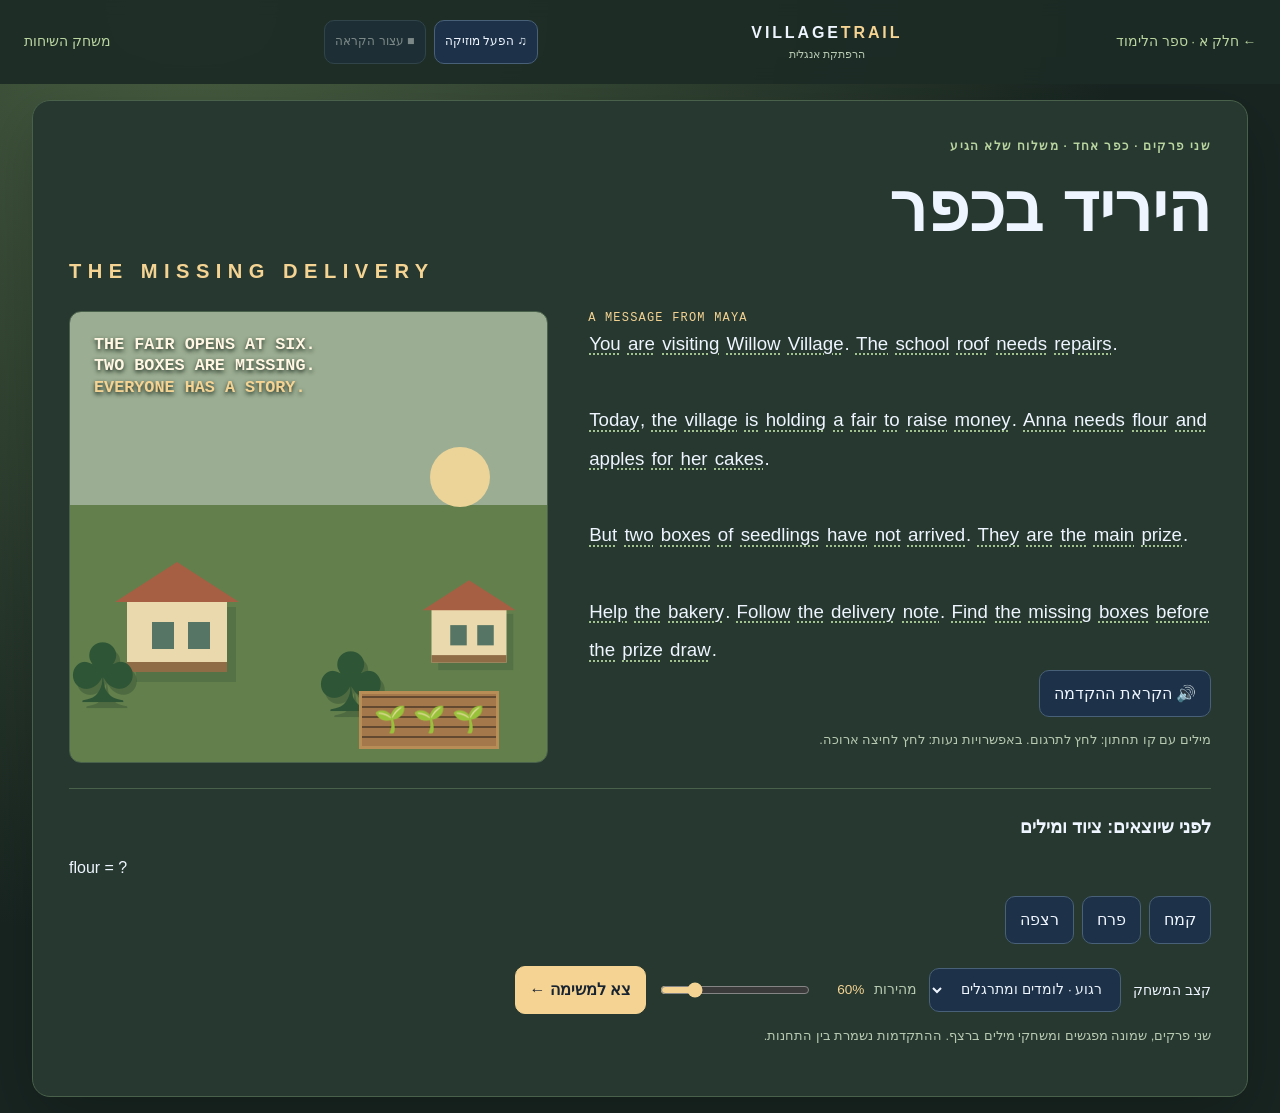
<file: city.html>
<!doctype html><html lang="he" dir="rtl"><head><meta charset="utf-8"><meta name="viewport" content="width=device-width,initial-scale=1"><meta name="theme-color" content="#0c1425"><title>היריד בכפר · Village Trail</title><link rel="stylesheet" href="city.css?v=village5"></head><body>
<header><a href="index.html">← חלק א · ספר הלימוד</a><span class="brand">VILLAGE<span>TRAIL</span> <small>הרפתקת אנגלית</small></span><div class="sound-toolbar"><button id="music" aria-pressed="false">♫ הפעל מוזיקה</button><button id="speechStop" disabled>■ עצור הקראה</button></div><a href="game.html">משחק השיחות</a></header>
<main>
<section id="intro" class="intro panel"><div class="kicker">שני פרקים · כפר אחד · משלוח שלא הגיע</div><h1>היריד בכפר<span lang="en" dir="ltr">THE MISSING DELIVERY</span></h1><div class="intro-grid"><div><div class="radio-tag">A MESSAGE FROM MAYA</div><div id="introText" class="english-intro" lang="en" dir="ltr"><p>You are visiting Willow Village. The school <ruby>roof<rt>גג</rt></ruby> needs repairs.</p><p>Today, the village is holding a <ruby>fair<rt>יריד</rt></ruby> to raise money. Anna needs <ruby>flour<rt>קמח</rt></ruby> and apples for her cakes.</p><p>But two boxes of <ruby>seedlings<rt>שתילים</rt></ruby> have not arrived. They are the main <ruby>prize<rt>פרס</rt></ruby>.</p><p>Help the bakery. Follow the <ruby>delivery<rt>משלוח</rt></ruby> note. Find the missing boxes before the prize draw.</p></div><button id="readIntro">🔊 הקראת ההקדמה</button><p class="subtle">מילים עם קו תחתון: לחץ לתרגום. באפשרויות נעות: לחץ לחיצה ארוכה.</p></div><div class="poster village-poster" aria-label="בתי כפר, מטע וארגזי שתילים"><div class="village-sun"></div><div class="cottage c1"></div><div class="cottage c2"></div><div class="orchard-tree t1">♣</div><div class="orchard-tree t2">♣</div><div class="plant-crate">🌱 🌱 🌱</div><span>THE FAIR OPENS AT SIX.<br>TWO BOXES ARE MISSING.<br><b>EVERYONE HAS A STORY.</b></span></div></div>
<div class="prep"><h2>לפני שיוצאים: ציוד ומילים</h2><p id="vocabPrompt" lang="en" dir="ltr"></p><div id="vocabChoices"></div><p id="vocabFeedback" role="status"></p></div>
<div class="launch"><label>קצב המשחק <select id="difficulty"><option value="slow" selected>רגוע · לומדים ומתרגלים</option><option value="normal">רגיל · משימה נגד השעון</option><option value="fast">מהיר · אתגר זריזות</option></select></label><label class="speed-control" for="gameSpeed">מהירות <output id="gameSpeedValue" for="gameSpeed">60%</output><input id="gameSpeed" type="range" min="40" max="140" step="5" value="60" aria-label="מהירות המשחק"></label><button id="start" class="primary">צא למשימה ←</button><button id="continue" hidden>המשך מהתחנה השמורה</button></div><p class="subtle">שני פרקים, שמונה מפגשים ומשחקי מילים ברצף. ההתקדמות נשמרת בין התחנות.</p></section>
<section id="play" hidden>
<div class="hud panel"><div><small id="chapterLabel">פרק 1 · ההזמנה החסרה</small><strong id="objective">מצא את מאיה בכיכר</strong></div><div class="hud-numbers"><span>◷ <b id="clock">4:00</b></span><span>★ <b id="points">0</b></span><span id="shields" aria-label="נסיונות">◆◆◆◆◆</span></div></div>
<div class="play-layout"><div class="world-wrap panel"><div class="map-bar"><span>WILLOW VILLAGE / MAP</span><span id="mapHint">לחץ על המפה כדי ללכת</span></div><canvas id="city" width="960" height="720" tabindex="0" aria-label="מפת כפר מלמעלה. תנועה בחצים או בלחיצה. אפשר גם לבחור יעד בכפתורים מתחת למפה."></canvas><div class="map-bottom"><span><i class="dot"></i> אתה · <span class="gold">◎</span> היעד הבא</span><button id="talk" disabled>💬 דבר עם הדמות</button></div></div><aside class="panel field-notes"><div class="kicker">FIELD NOTES</div><h2>יומן המשימה</h2><ol id="questList"><li>מצא את השוק</li><li>קנה מצרכים למאפייה</li><li>ברר לאן נמסרו הארגזים</li></ol><div id="inventory">🎒 התיק ריק · 18 מטבעות</div><p id="radio" role="status">Maya: Meet me in the village square.</p><div class="destinations"><button data-go="square">כיכר הכפר · Maya</button><button data-go="market">השוק · Anna</button><button data-go="school">בית הספר · Tom</button><button data-go="yard">חצר המשלוחים · Leo</button><button data-go="orchard">המטע · Ruth</button><button data-go="mill">הטחנה · Eli</button><button data-go="bridge">הגשר · Maya</button><button data-go="hall">אולם הכפר · Anna</button></div></aside></div>
<div class="bottom-controls"><div class="dpad" aria-label="תנועה"><button data-move="up" aria-label="למעלה">↑</button><div><button data-move="left" aria-label="שמאלה">←</button><button data-move="down" aria-label="למטה">↓</button><button data-move="right" aria-label="ימינה">→</button></div></div><div class="toggles"><button id="pause">Ⅱ השהה</button><button id="voice" aria-pressed="true">🔊 הקראה</button><button id="reset">מסע חדש</button></div></div>
</section>
<section id="complete" class="panel finish" hidden><div class="kicker">TWO CHAPTERS COMPLETE</div><h1>כולם תרמו בדרך שלהם.</h1><p id="endingEnglish" lang="en" dir="ltr">The plants are here. The fair is open. The school will have a new roof.</p><p id="endingStory"></p><div id="finalScore"></div><div id="endingReview"></div><button id="again" class="primary">ביקור נוסף בכפר</button><a href="index.html">חזרה לספר</a></section>
</main>
<div id="overlay" class="overlay" hidden><section class="dialog panel" role="dialog" aria-modal="true" aria-labelledby="dialogTitle"><div class="dialog-top"><span id="dialogTag" class="kicker"></span><button id="dialogMusic" aria-pressed="false">♫ הפעל מוזיקה</button><button id="dialogStop" disabled>■ עצור הקראה</button><button id="dialogPause">Ⅱ השהה</button><button id="dialogRead" aria-label="השמע את השיחה">🔊</button></div><label class="speed-control dialog-speed" for="dialogSpeed">מהירות <output id="dialogSpeedValue" for="dialogSpeed">60%</output><input id="dialogSpeed" type="range" min="40" max="140" step="5" value="60" aria-label="מהירות באתגר"></label><h2 id="dialogTitle"></h2><p id="dialogEnglish" lang="en" dir="ltr"></p><p id="dialogHebrew"></p><div id="dialogBody"></div><div id="arena" hidden><div id="challengePrompt" lang="en" dir="ltr"></div><div id="field"><div id="catcher" aria-label="הדמות שלך">▲</div></div><div id="laneControls"><button data-lane="0">1 · שמאל / עליון</button><button data-lane="1">2 · אמצע</button><button data-lane="2">3 · ימין / תחתון</button></div><p id="roundStatus" aria-live="polite"></p><button id="assist">עזרה: בחירה בלי תנועה</button><div id="staticAnswers" hidden></div></div><p id="dialogFeedback" role="status"></p><button id="dialogAction" class="primary">המשך ←</button></section></div>
<div id="glossary" class="glossary" hidden><section class="panel" role="dialog" aria-modal="true" aria-labelledby="glossWord"><h2 id="glossWord" lang="en" dir="ltr"></h2><p id="glossMeaning" dir="rtl"></p><button id="glossRead">🔊 השמע מילה</button><button id="glossClose" class="primary">סגור תרגום</button></section></div>
<script src="city-language.js?v=village5"></script><script src="city-data.js?v=village5"></script><script src="city-physics.js?v=basket-top-1"></script><script src="city.js?v=basket-top-1"></script></body></html>
</file>
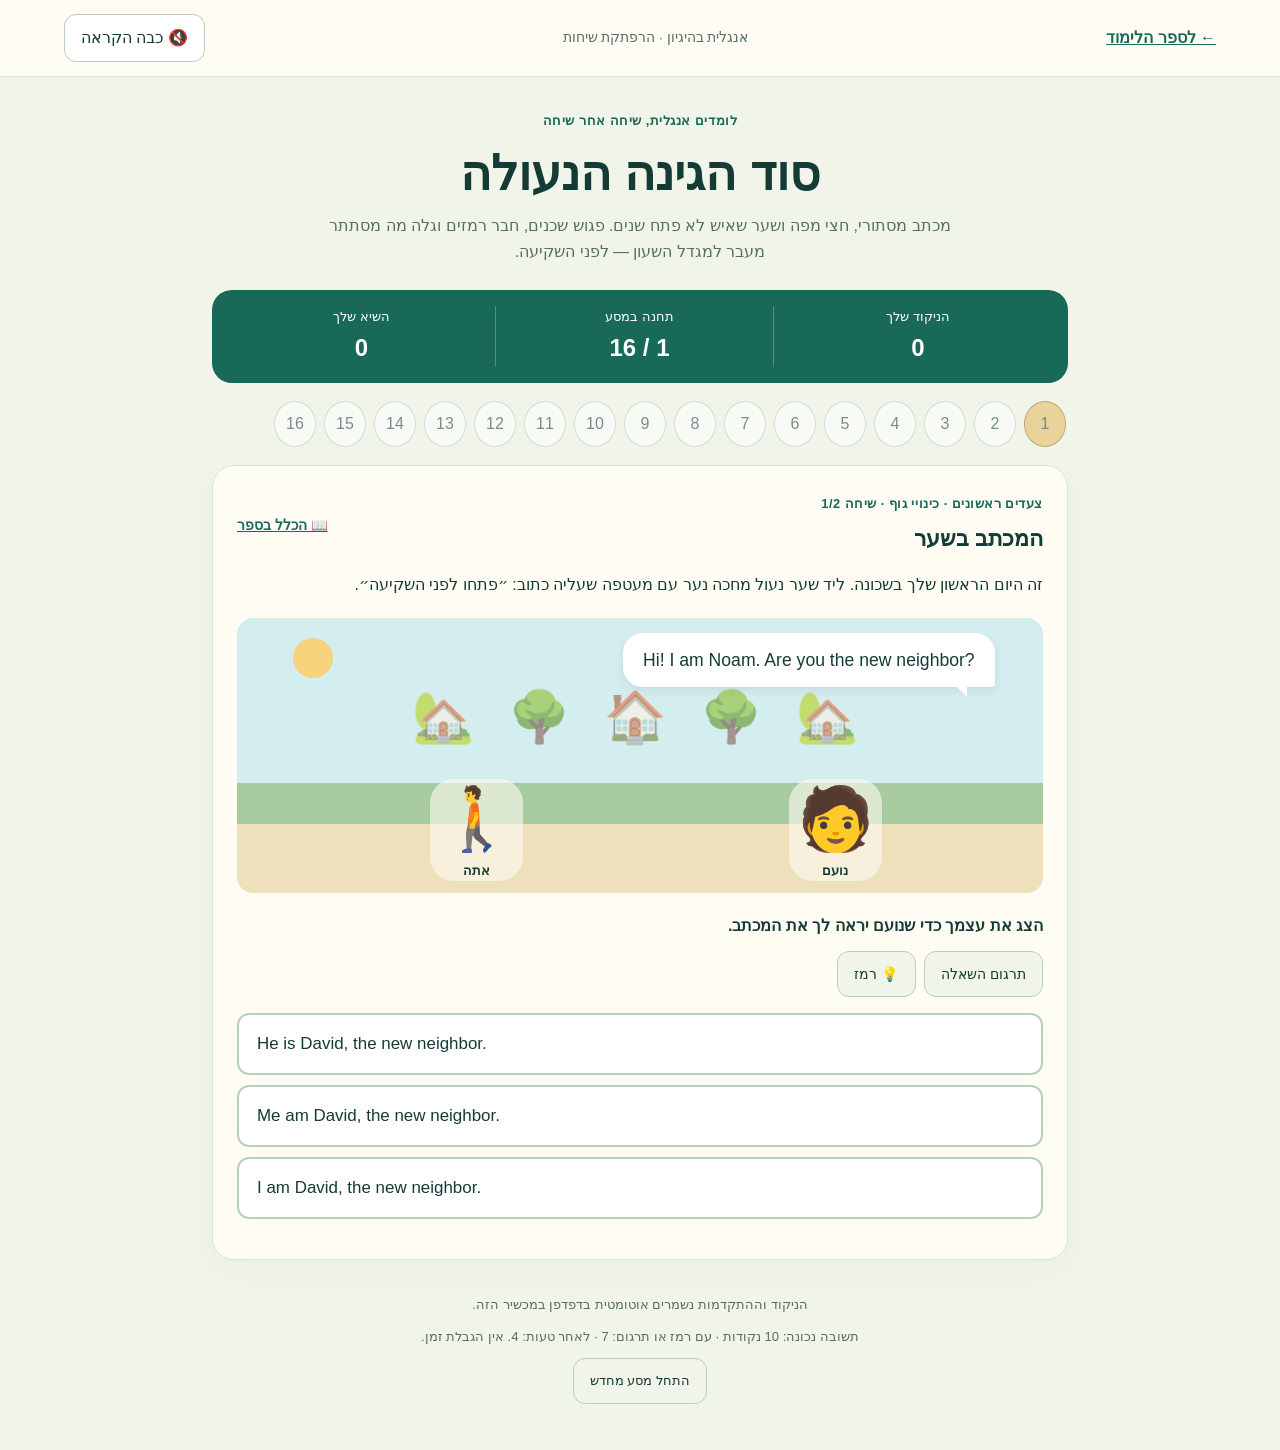
<file: game.html>
<!doctype html>
<html lang="he" dir="rtl"><head><meta charset="utf-8"><meta name="viewport" content="width=device-width,initial-scale=1"><title>סוד הגינה הנעולה | אנגלית בהיגיון</title><link rel="stylesheet" href="game.css?v=20261102-story2"></head>
<body><header><a href="index.html">← לספר הלימוד</a><span>אנגלית בהיגיון · הרפתקת שיחות</span><button id="sound" aria-pressed="true">🔇 כבה הקראה</button></header>
<main><section class="intro"><span class="eyebrow">לומדים אנגלית, שיחה אחר שיחה</span><h1>סוד הגינה הנעולה</h1><p>מכתב מסתורי, חצי מפה ושער שאיש לא פתח שנים. פגוש שכנים, חבר רמזים וגלה מה מסתתר מעבר למגדל השעון — לפני השקיעה.</p></section>
<section class="dashboard" aria-label="התקדמות"><div><small>הניקוד שלך</small><strong id="score">0</strong></div><div><small>תחנה במסע</small><strong id="station">1 / 16</strong></div><div><small>השיא שלך</small><strong id="best">0</strong></div></section>
<nav id="map" aria-label="מפת המסע"></nav>
<section class="game-card"><div class="scene-heading"><div><span id="level" class="eyebrow"></span><h2 id="place"></h2></div><a id="lesson" target="_blank" rel="noopener">📖 הכלל בספר</a></div>
<p id="story"></p><div id="scene" class="scene" aria-label="מפגש עם שכן"><div class="sun"></div><div class="buildings" aria-hidden="true">🏡 🌳 🏠 🌳 🏡</div><div class="path"></div><div id="hero" class="person hero"><span class="avatar" aria-hidden="true">🚶</span><span>אתה</span></div><div class="person neighbor"><span id="npc" class="avatar" aria-hidden="true"></span><span id="name"></span></div><div id="speech" class="bubble" lang="en" dir="ltr"></div><div id="reply" class="bubble reply" lang="en" dir="ltr" hidden></div></div>
<div class="dialogue-area"><p id="mission"></p><div class="utilities"><button id="translate">תרגום השאלה</button><button id="hint">💡 רמז</button></div><p id="help" class="help" aria-live="polite" hidden></p><div id="answers" aria-label="בחר מה לענות"></div><div id="feedback" role="status" hidden></div><p id="result" class="story-result" aria-live="polite" hidden></p><button id="next" class="primary" hidden>המשך בשיחה ←</button></div></section>
<section id="ending" class="game-card" hidden><h2>פתרתם את סוד הגינה! 🎉</h2><p>המכתב הוביל אתכם לגינה, אבל האוצר האמיתי הוא החברים שמצאת בדרך. יחד החזרתם לשכונה מקום להיפגש.</p><p id="summary"></p><button id="replay" class="primary">מסע חדש</button><a href="part2.html">המשך ללמוד בספר</a></section>
<footer><p id="save-status">הניקוד וההתקדמות נשמרים אוטומטית בדפדפן במכשיר הזה.</p><p>תשובה נכונה: 10 נקודות · עם רמז או תרגום: 7 · לאחר טעות: 4. אין הגבלת זמן.</p><button id="restart">התחל מסע מחדש</button></footer></main><script src="game-data.js?v=20261102-story2"></script><script src="game.js?v=20261102-story2"></script></body></html>
</file>
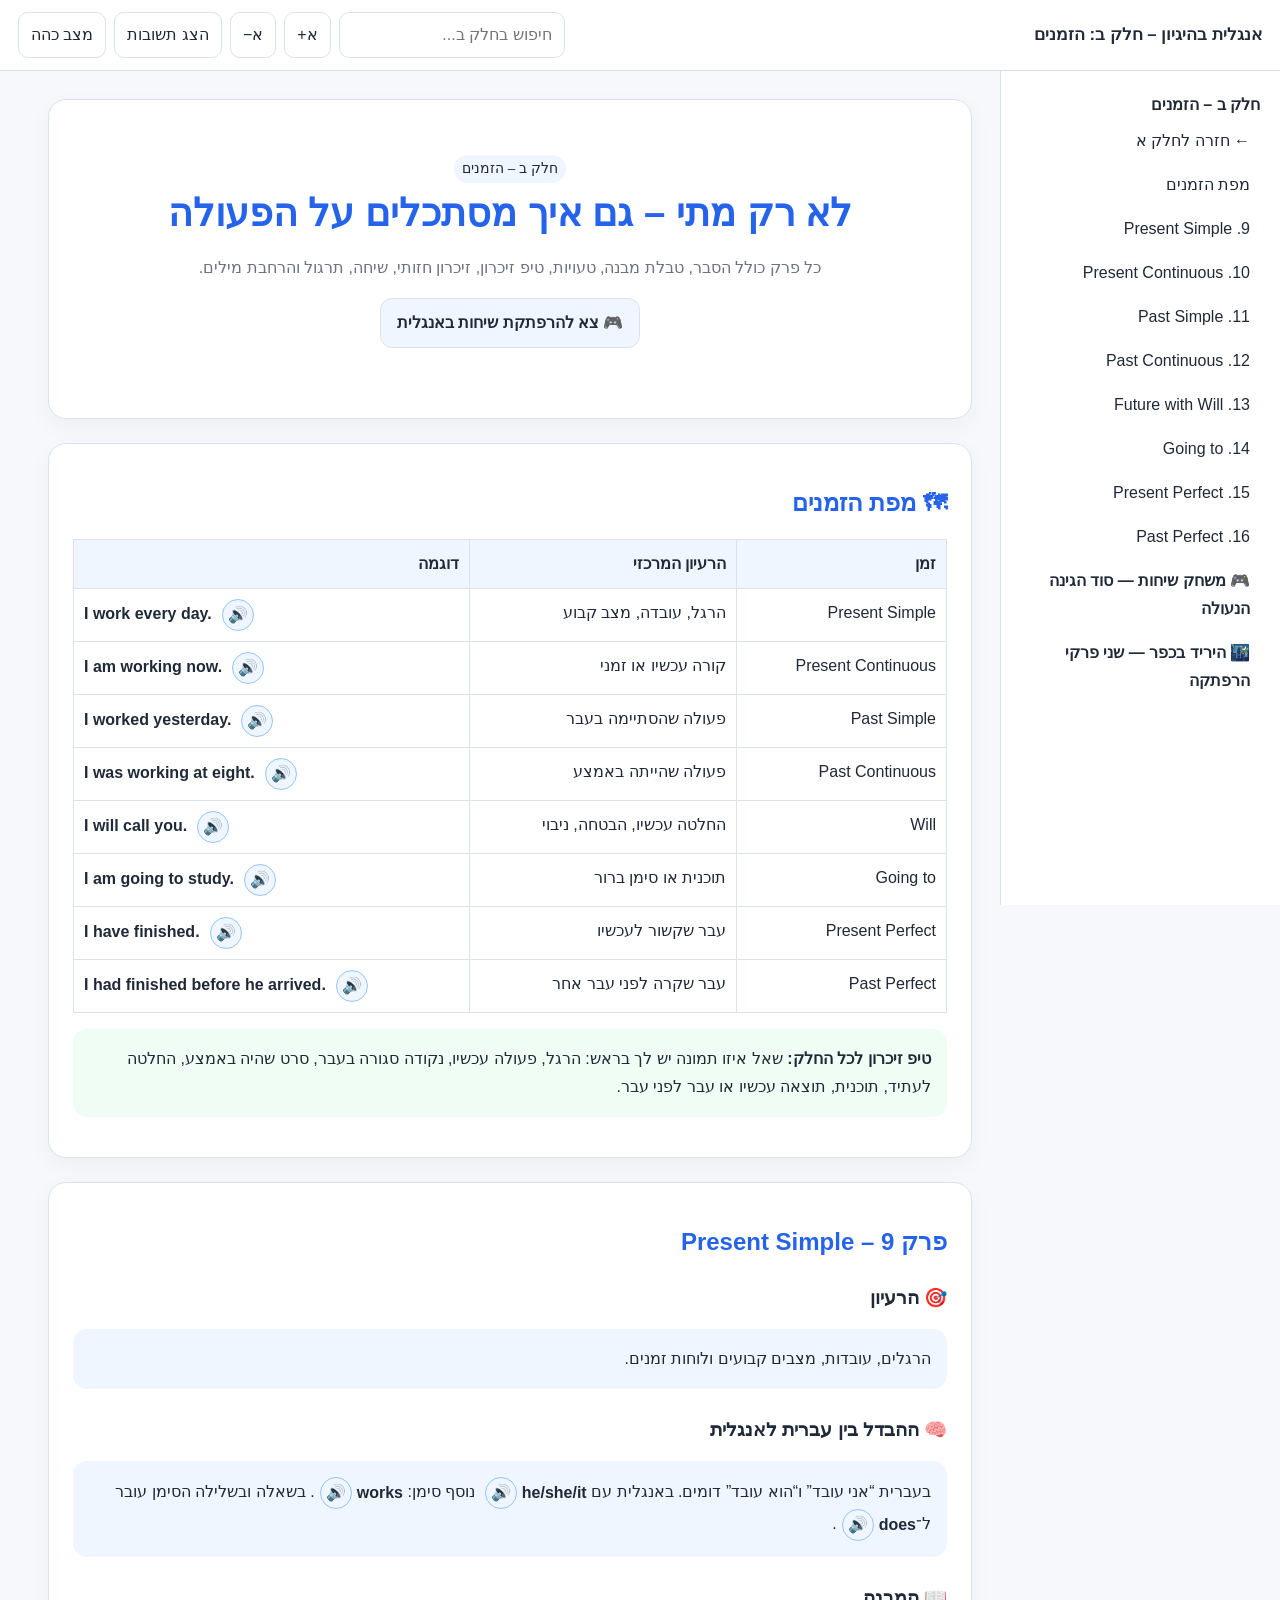
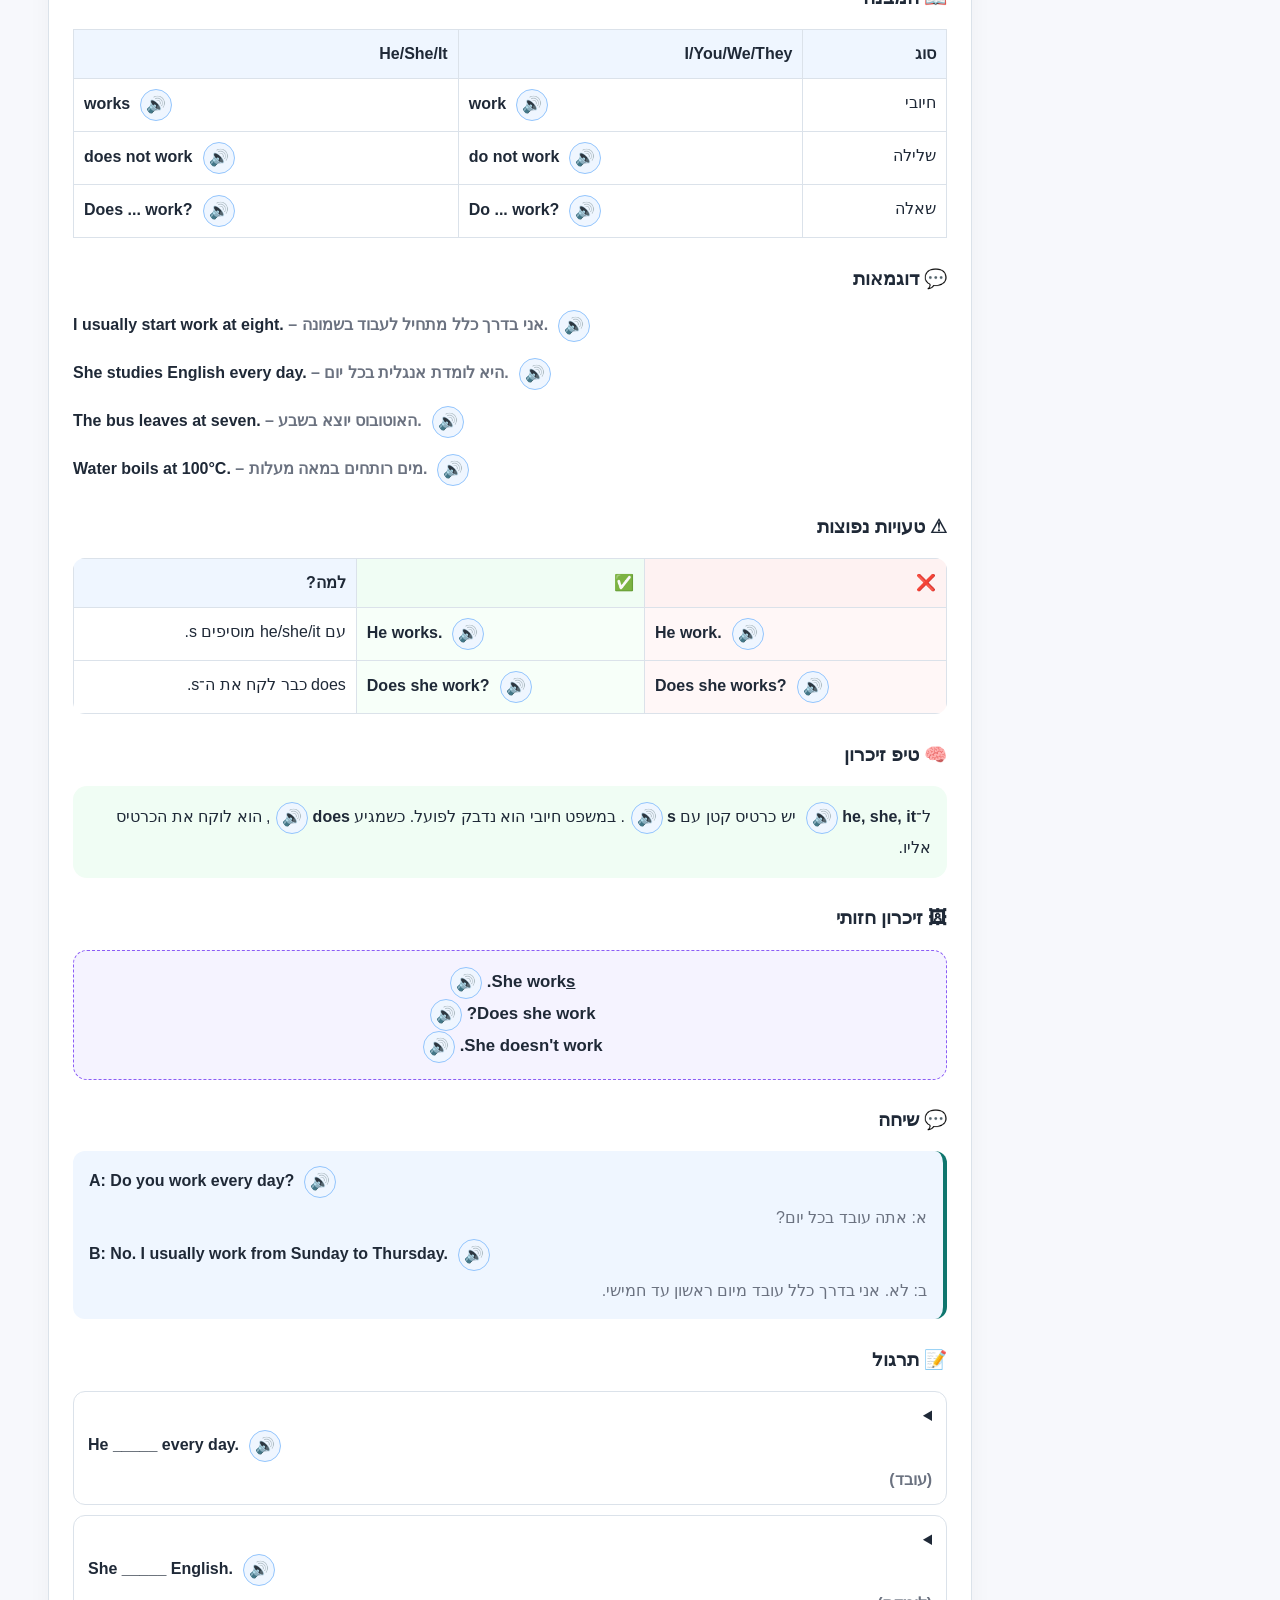
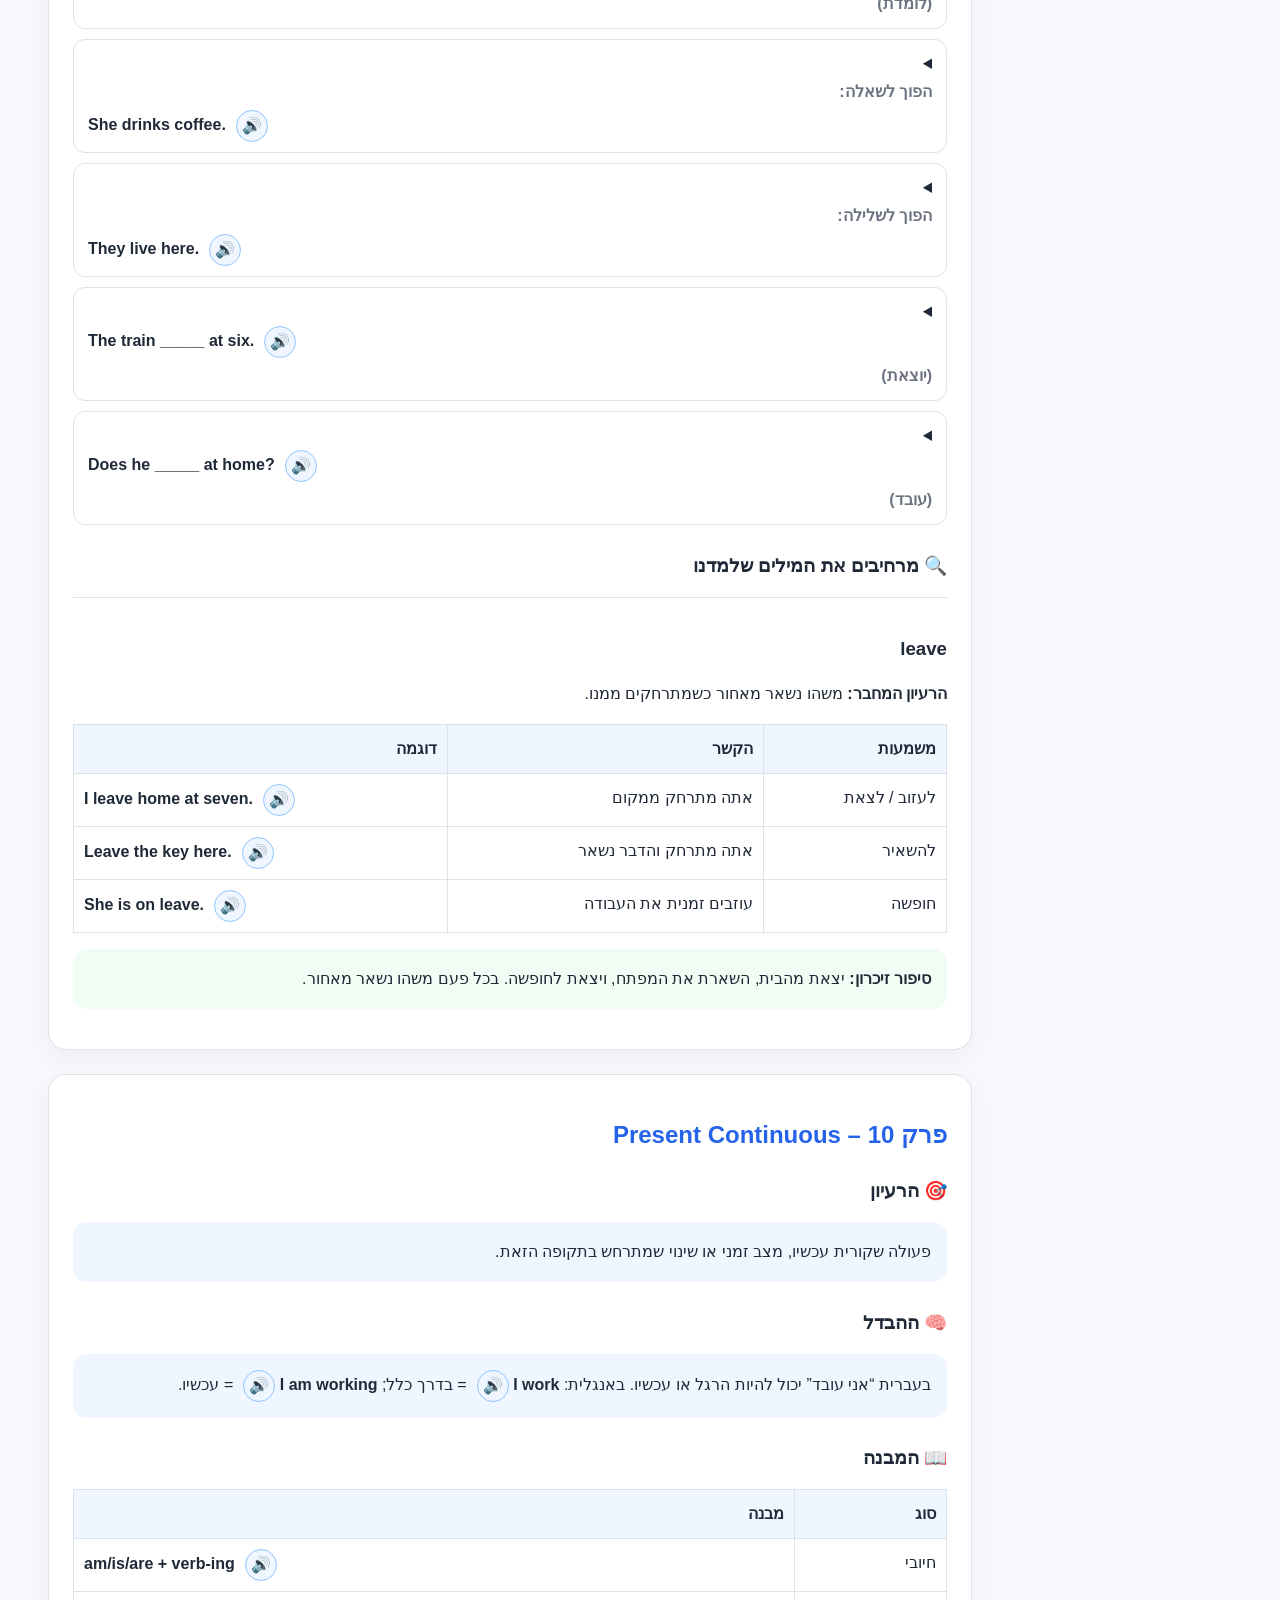
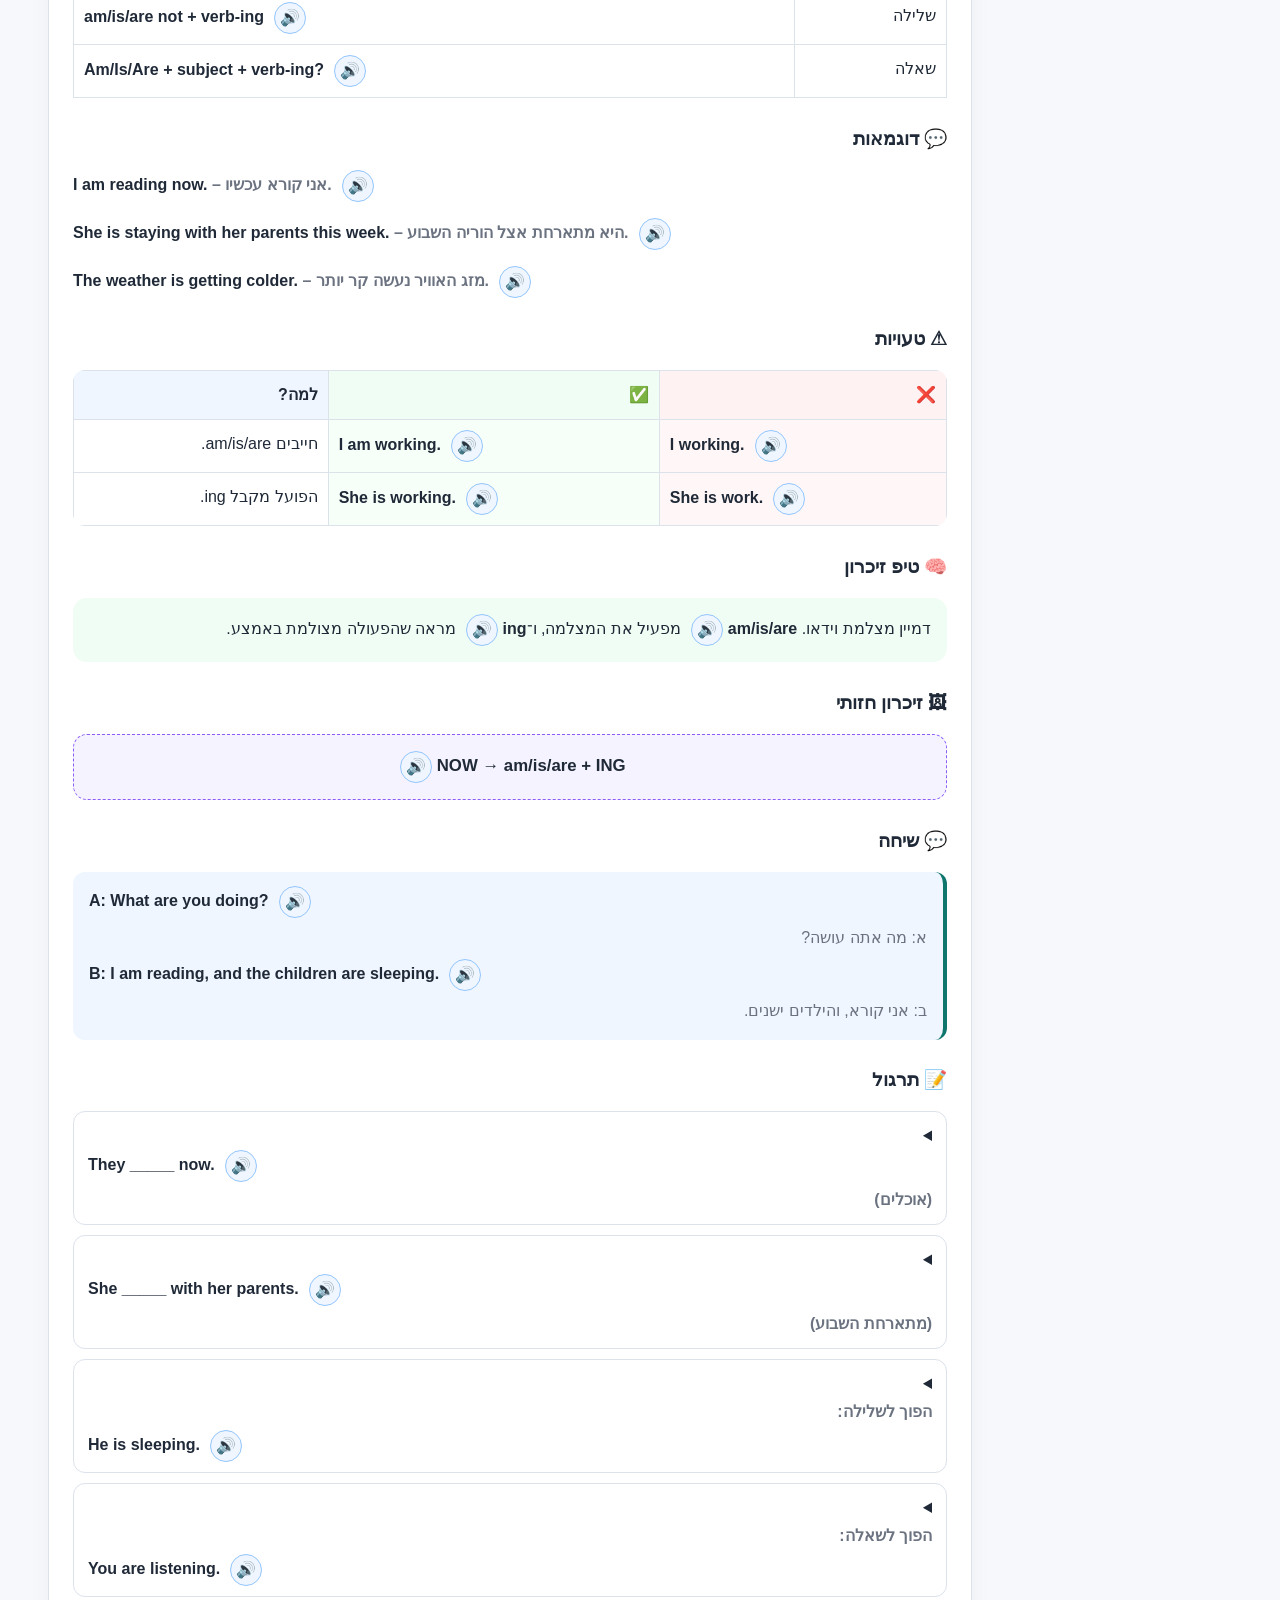
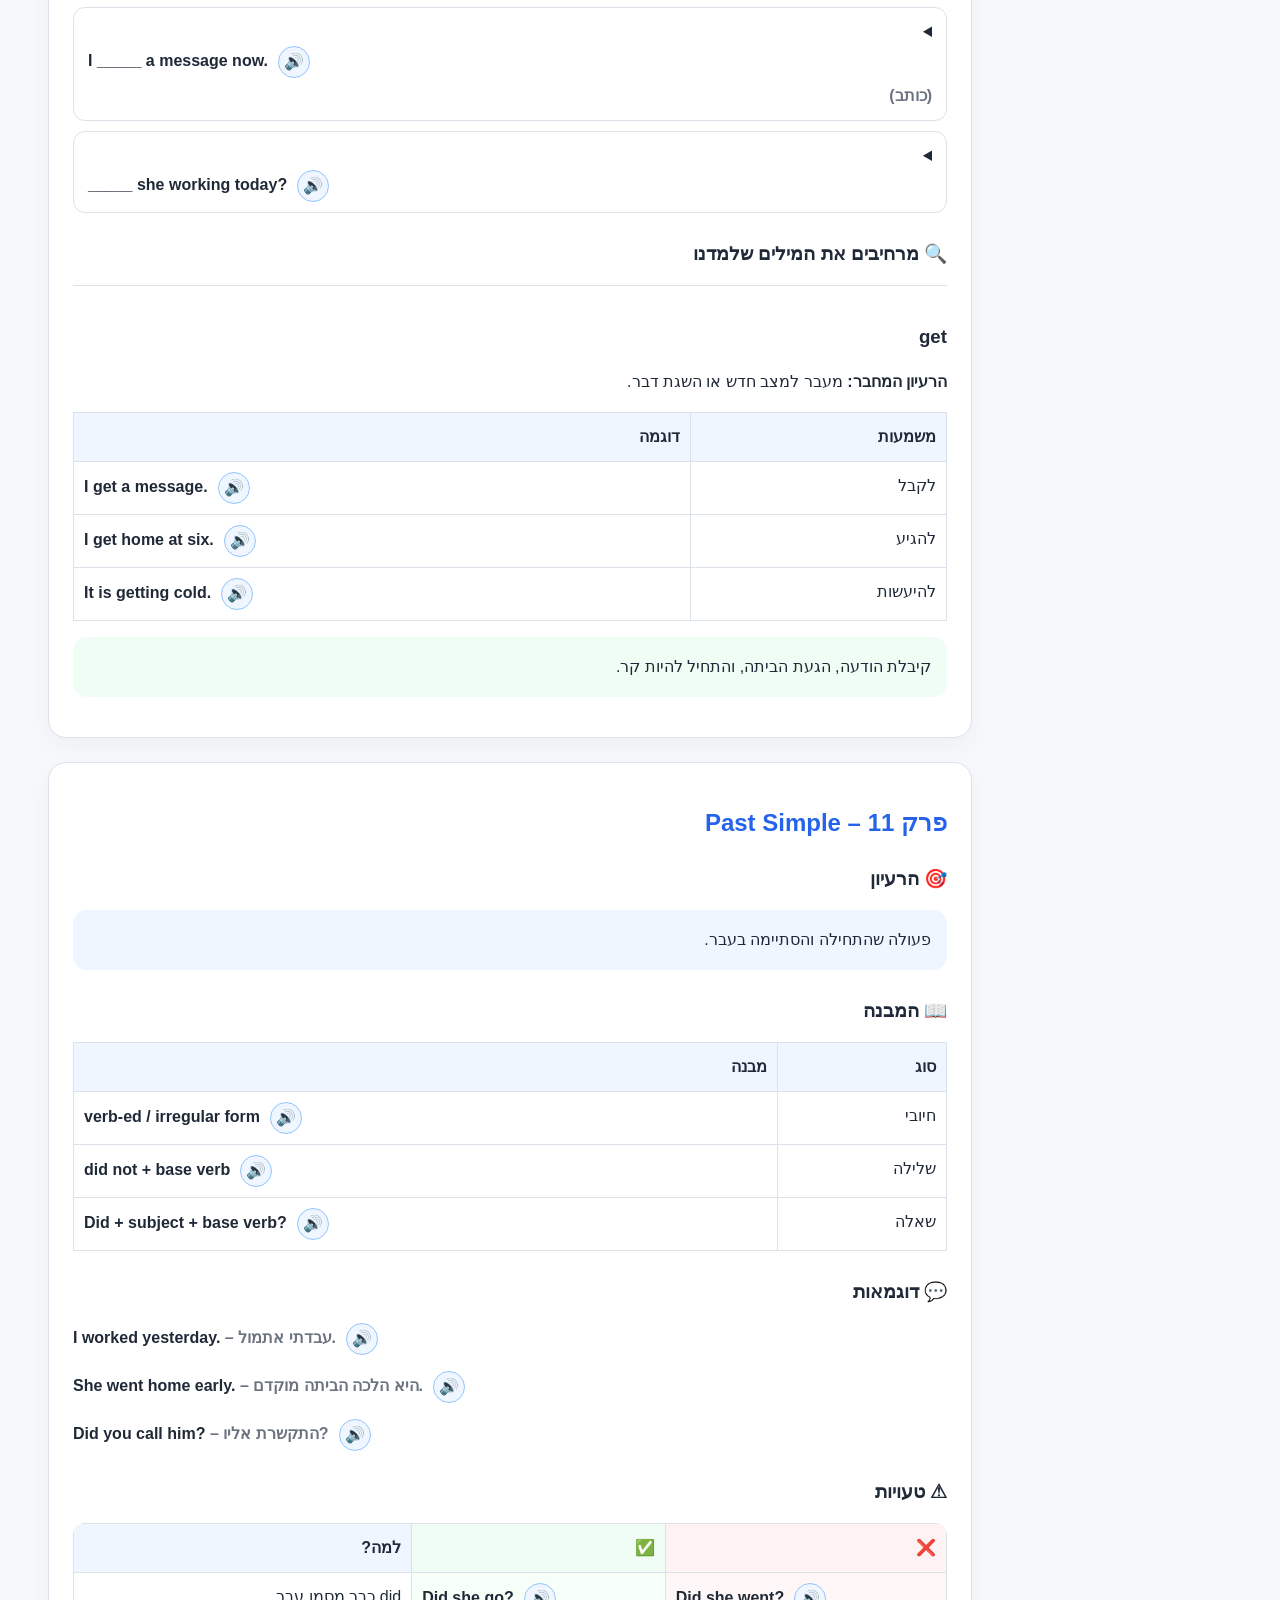
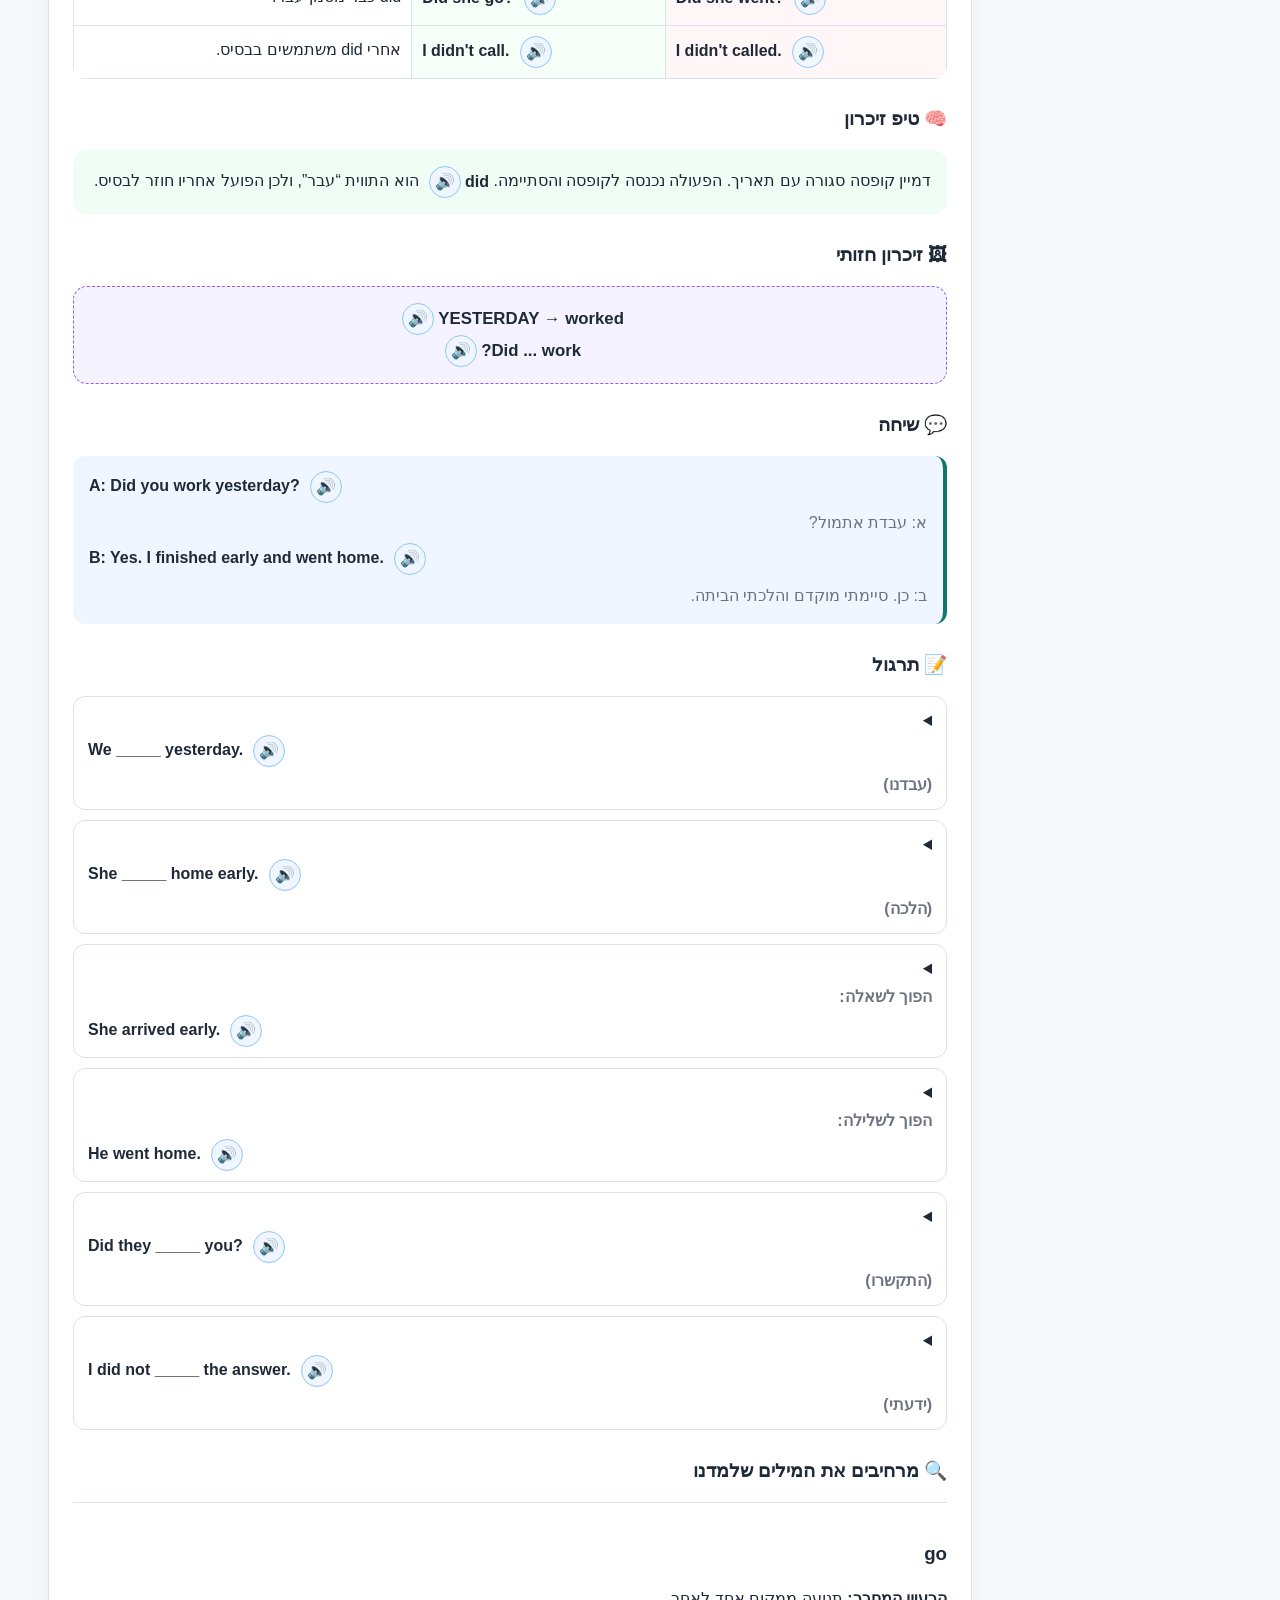
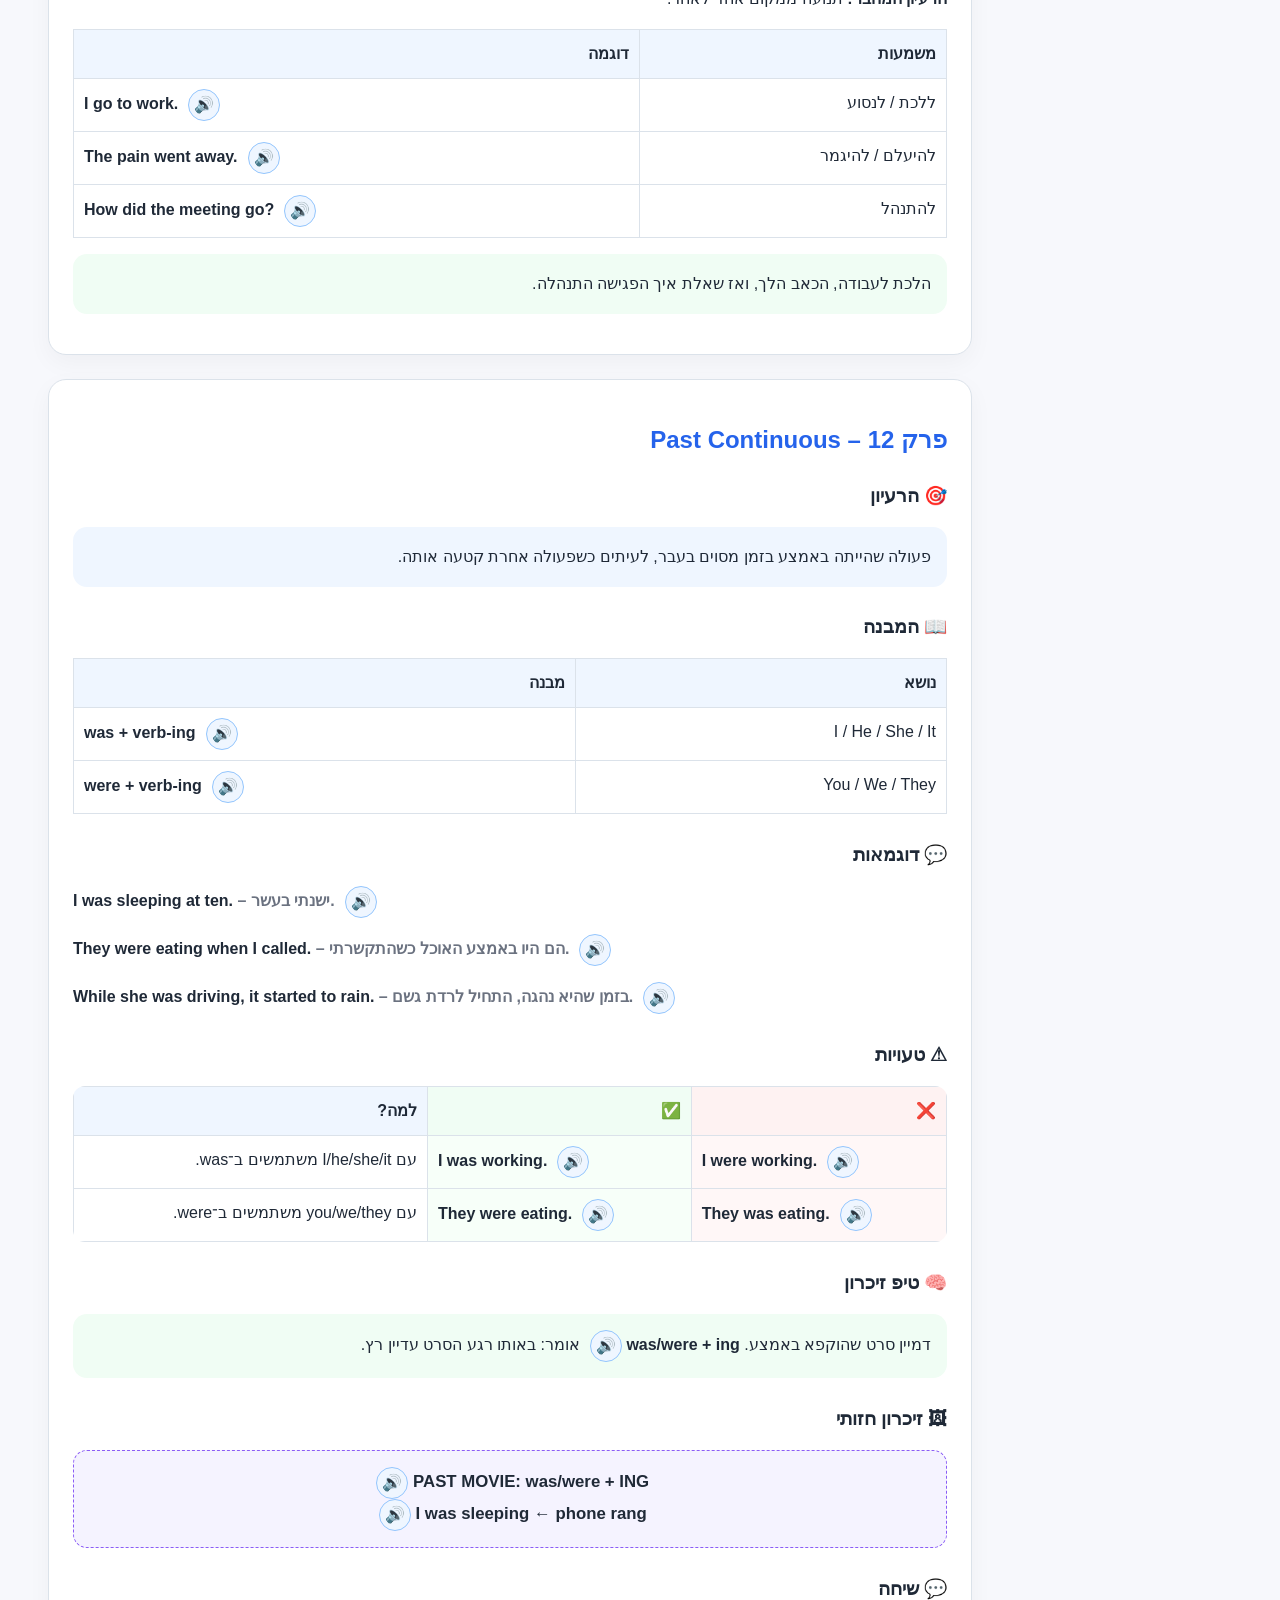
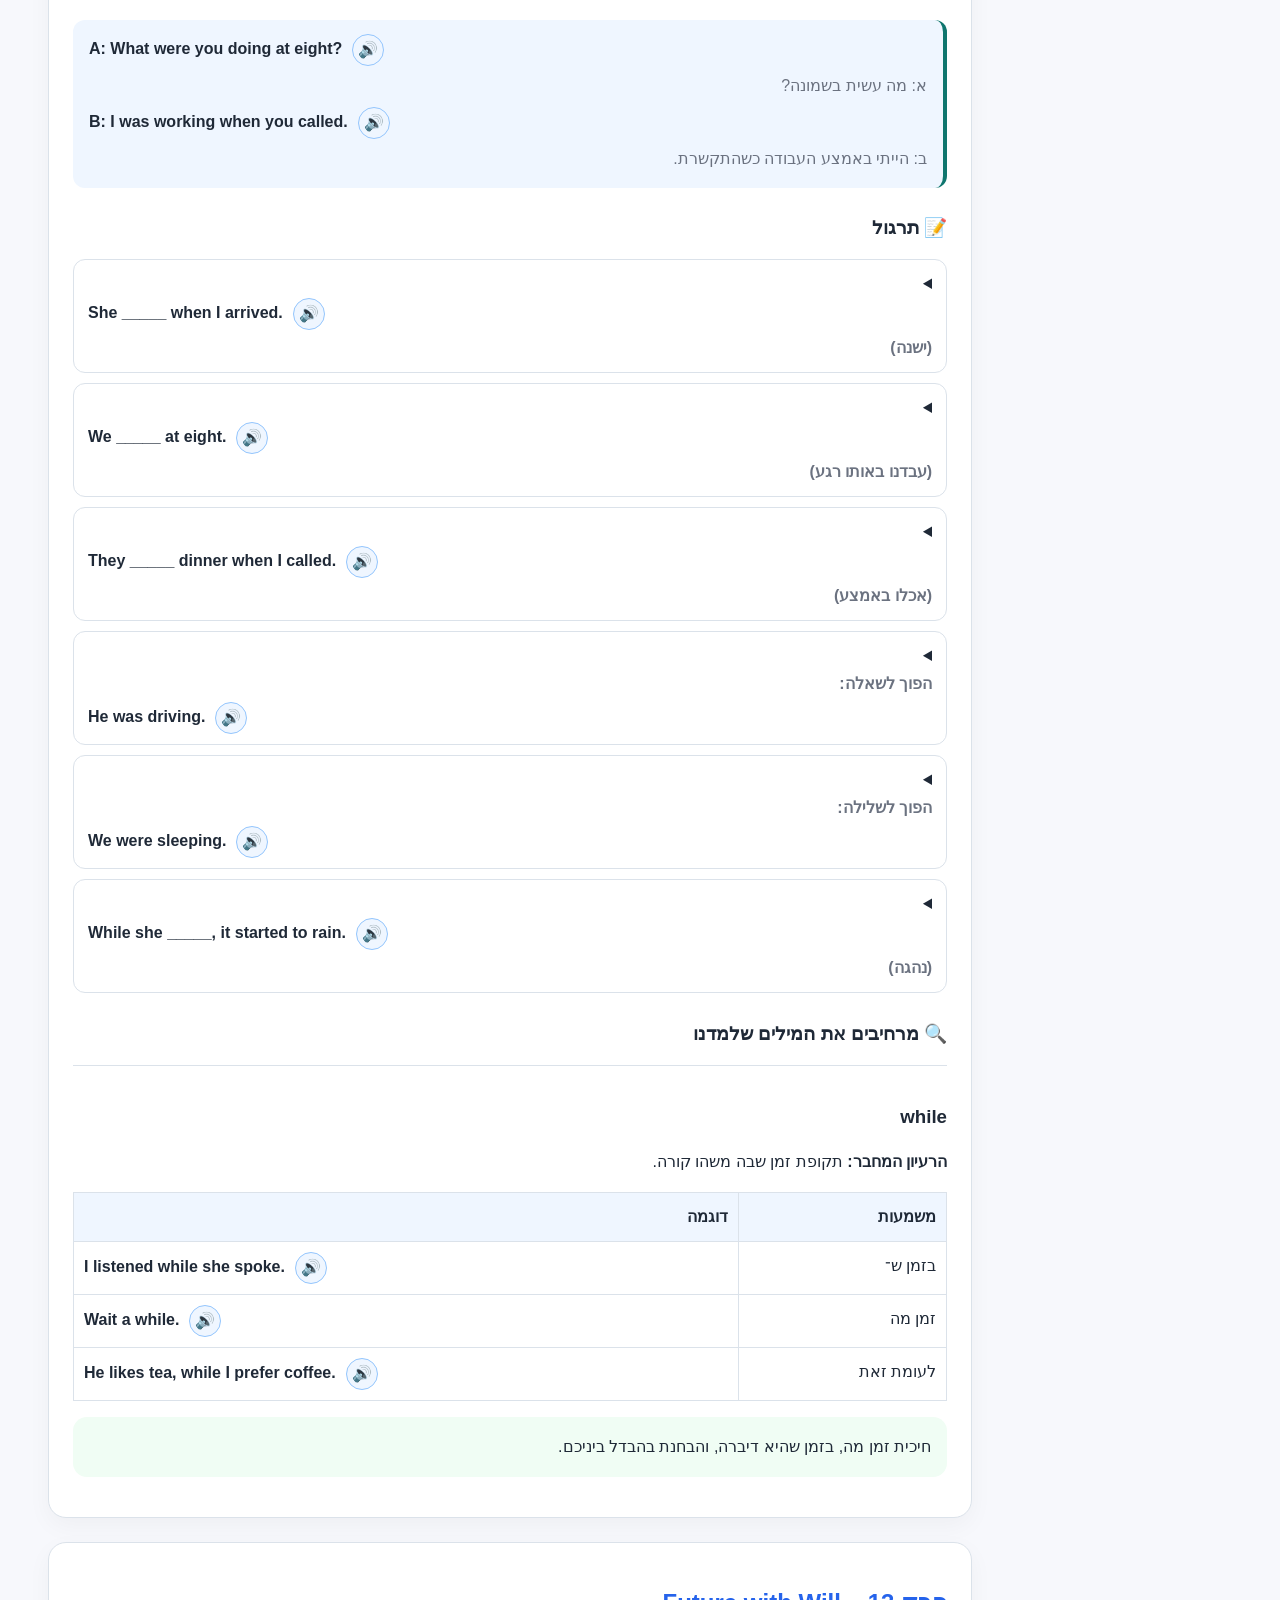
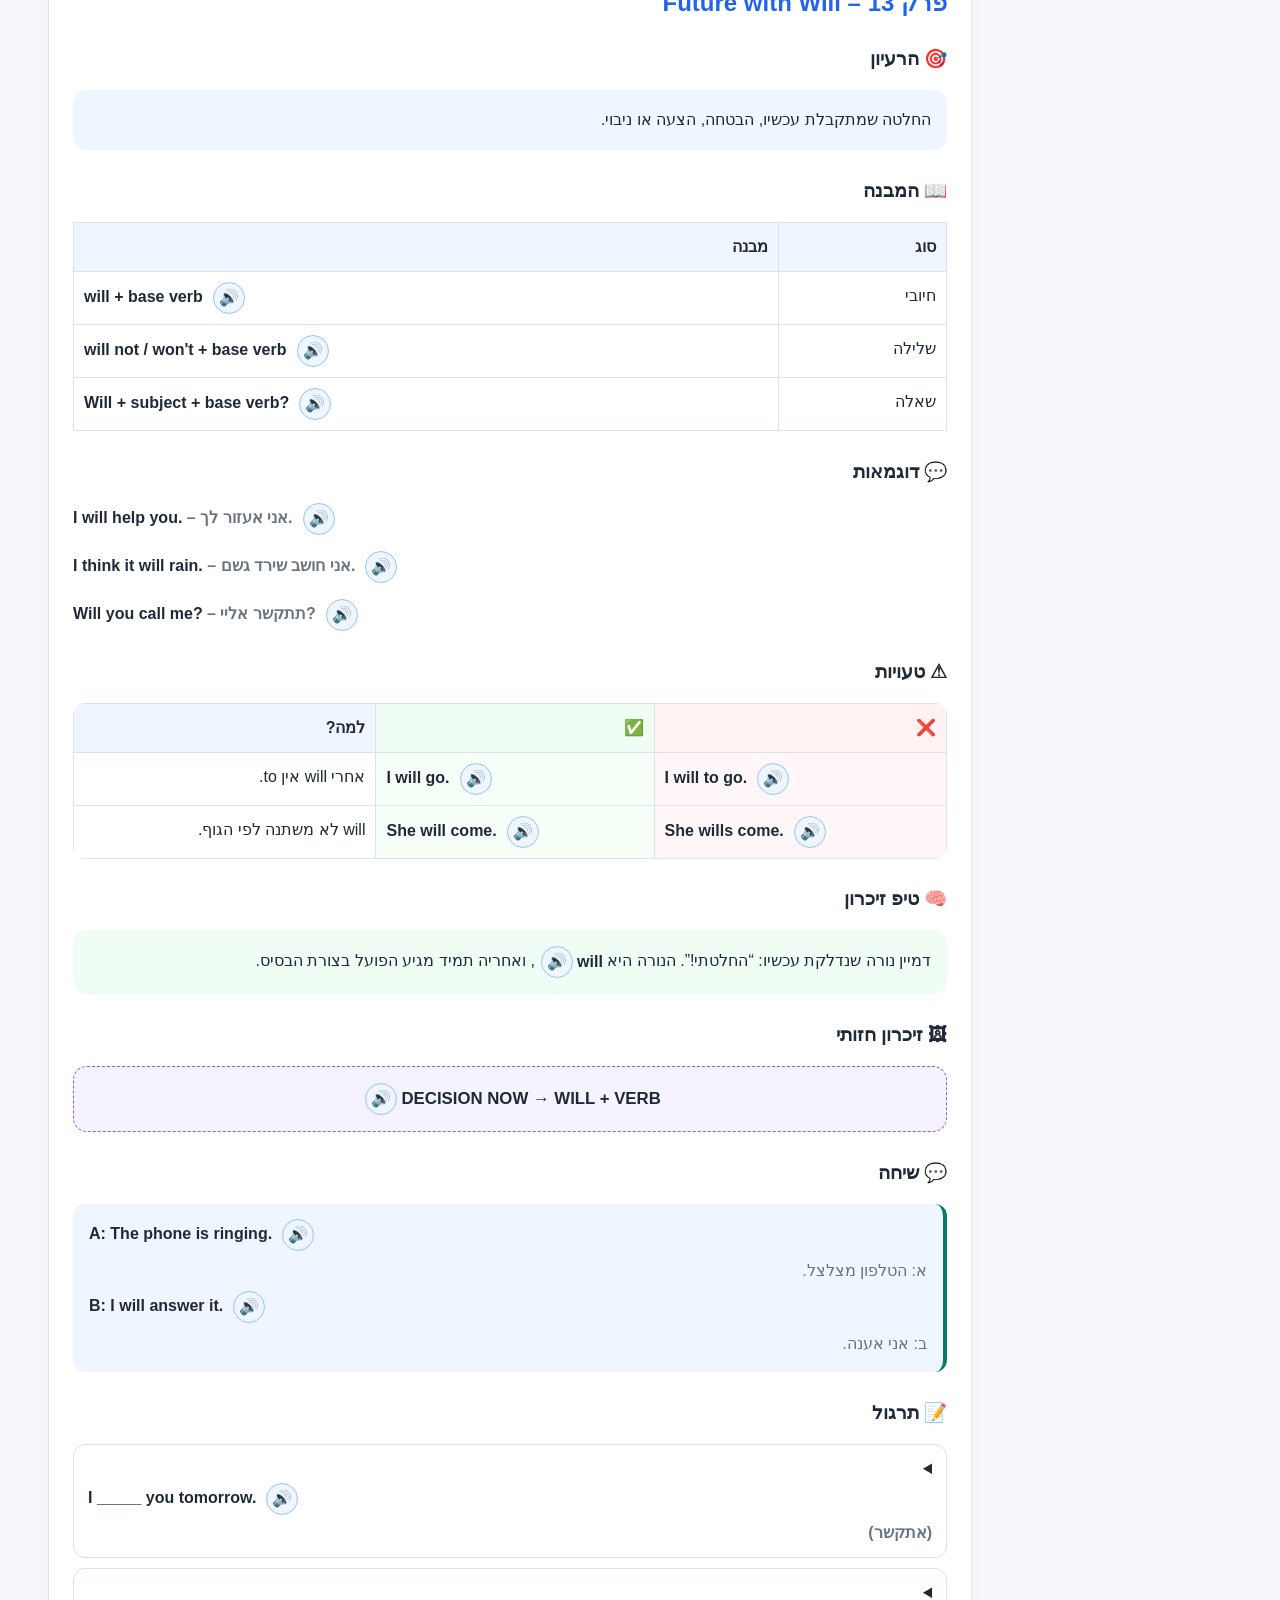
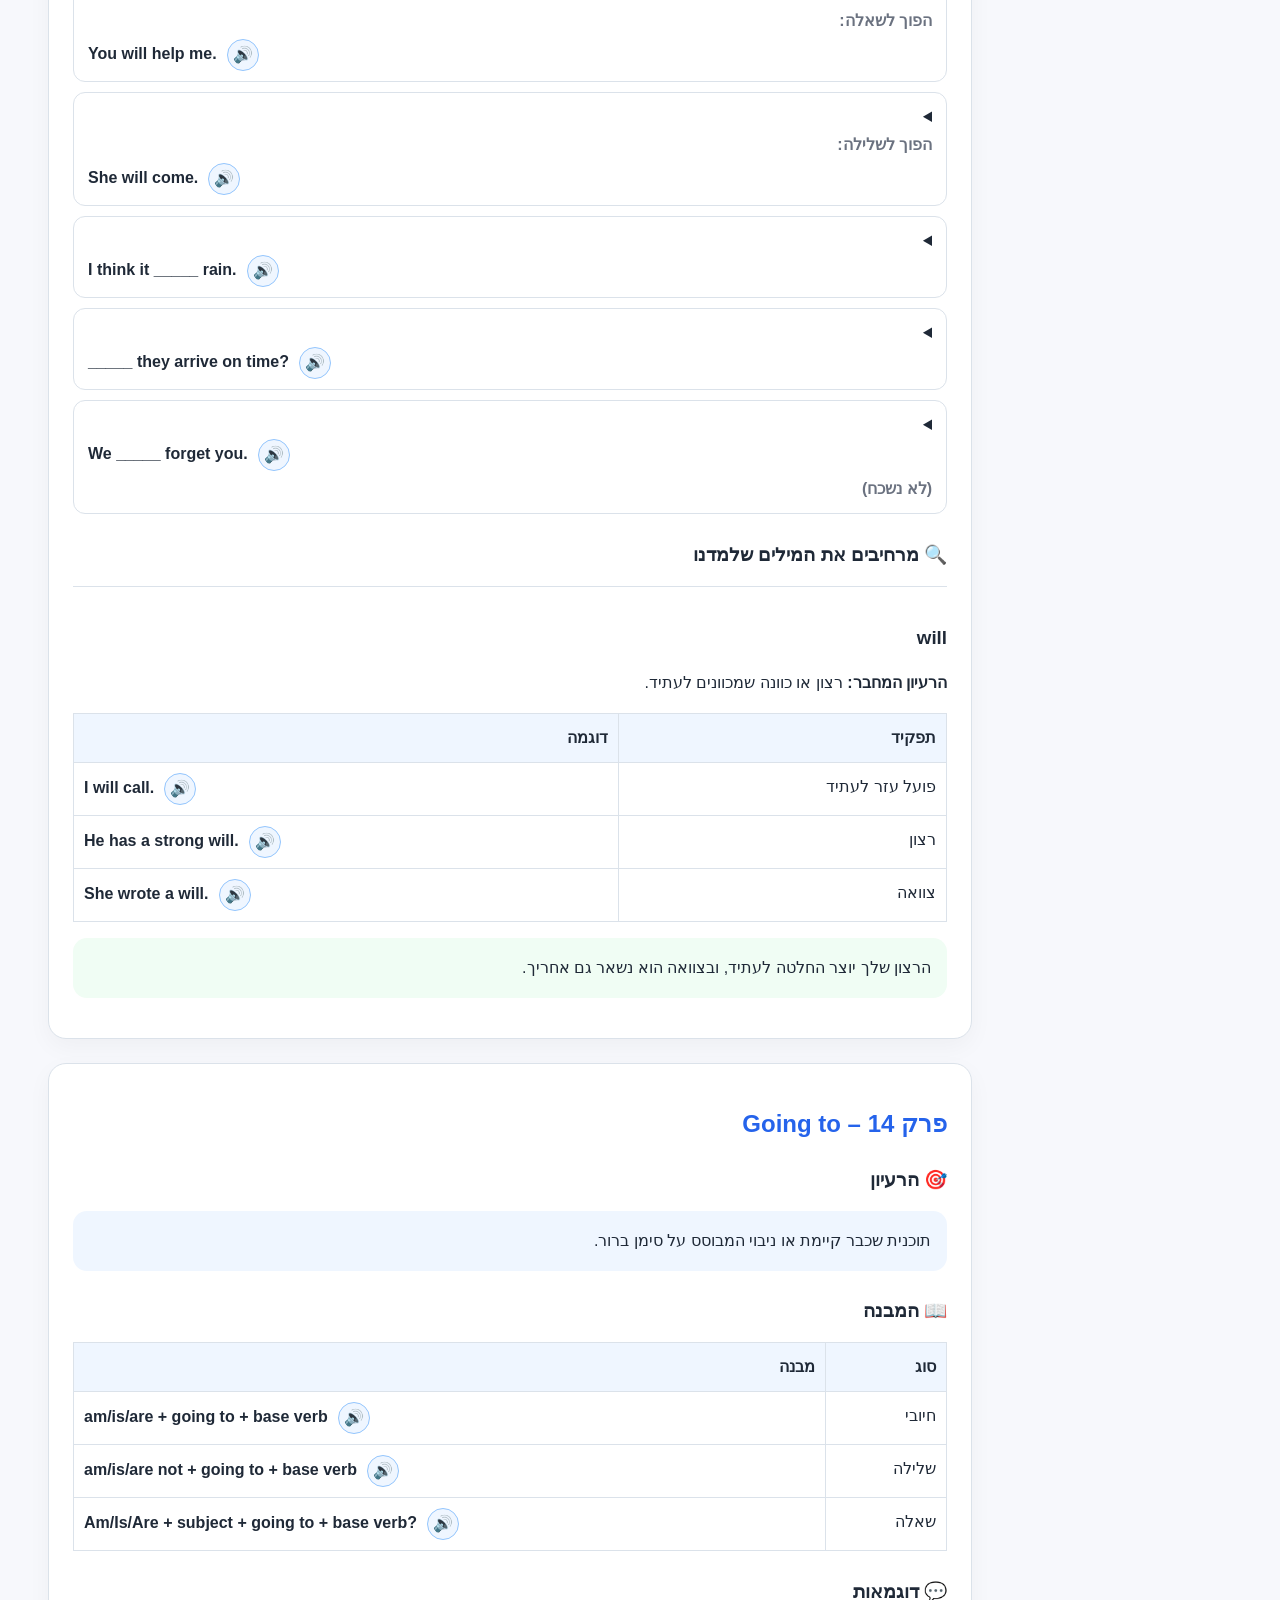
<file: part2.html>
<!doctype html>
<html lang="he" dir="rtl">
<head>
  <meta charset="utf-8">
  <meta name="viewport" content="width=device-width,initial-scale=1">
  <title>Turbo English – חלק ב: הזמנים</title>
  <link rel="stylesheet" href="style.css">
</head>
<body>
<header>
  <h1>Turbo English – חלק ב: הזמנים</h1>
  <div class="tools">
    <input id="search" type="search" placeholder="חיפוש בחלק ב...">
    <button id="fontUp" aria-label="הגדלת טקסט">א+</button>
    <button id="fontDown" aria-label="הקטנת טקסט">א−</button>
    <button id="expand">הצג תשובות</button>
    <button id="theme">מצב כהה</button>
  </div>
</header>
<div class="layout">
<nav class="sidebar">
  <strong>חלק ב – הזמנים</strong>
  <a href="index.html">← חזרה לחלק א</a>
  <a href="#map">מפת הזמנים</a>
  <a href="#ch9">9. Present Simple</a>
  <a href="#ch10">10. Present Continuous</a>
  <a href="#ch11">11. Past Simple</a>
  <a href="#ch12">12. Past Continuous</a>
  <a href="#ch13">13. Future with Will</a>
  <a href="#ch14">14. Going to</a>
  <a href="#ch15">15. Present Perfect</a>
  <a href="#ch16">16. Past Perfect</a>
</nav>
<main>
<section class="cover">
  <div class="tag">חלק ב – הזמנים</div>
  <h2>לא רק מתי – גם איך מסתכלים על הפעולה</h2>
  <p class="subtitle">כל פרק כולל הסבר, טבלת מבנה, טעויות, טיפ זיכרון, זיכרון חזותי, שיחה, תרגול והרחבת מילים.</p>
</section>
<section id="map" class="chapter">
<h2>🗺 מפת הזמנים</h2>
<table><tr><th>זמן</th><th>הרעיון המרכזי</th><th>דוגמה</th></tr>
<tr><td>Present Simple</td><td>הרגל, עובדה, מצב קבוע</td><td class="en">I work every day.</td></tr>
<tr><td>Present Continuous</td><td>קורה עכשיו או זמני</td><td class="en">I am working now.</td></tr>
<tr><td>Past Simple</td><td>פעולה שהסתיימה בעבר</td><td class="en">I worked yesterday.</td></tr>
<tr><td>Past Continuous</td><td>פעולה שהייתה באמצע</td><td class="en">I was working at eight.</td></tr>
<tr><td>Will</td><td>החלטה עכשיו, הבטחה, ניבוי</td><td class="en">I will call you.</td></tr>
<tr><td>Going to</td><td>תוכנית או סימן ברור</td><td class="en">I am going to study.</td></tr>
<tr><td>Present Perfect</td><td>עבר שקשור לעכשיו</td><td class="en">I have finished.</td></tr>
<tr><td>Past Perfect</td><td>עבר שקרה לפני עבר אחר</td><td class="en">I had finished before he arrived.</td></tr></table>
<div class="memory"><strong>טיפ זיכרון לכל החלק:</strong> שאל איזו תמונה יש לך בראש: הרגל, פעולה עכשיו, נקודה סגורה בעבר, סרט שהיה באמצע, החלטה לעתיד, תוכנית, תוצאה עכשיו או עבר לפני עבר.</div>
</section>

<section id="ch9" class="chapter">
<h2>פרק 9 – Present Simple</h2>
<h3>🎯 הרעיון</h3><div class="goal">הרגלים, עובדות, מצבים קבועים ולוחות זמנים.</div>
<h3>🧠 ההבדל בין עברית לאנגלית</h3><div class="thinking">בעברית “אני עובד” ו“הוא עובד” דומים. באנגלית עם <span class="en">he/she/it</span> נוסף סימן: <span class="en">works</span>. בשאלה ובשלילה הסימן עובר ל־<span class="en">does</span>.</div>
<h3>📖 המבנה</h3><table><tr><th>סוג</th><th>I/You/We/They</th><th>He/She/It</th></tr><tr><td>חיובי</td><td class="en">work</td><td class="en">works</td></tr><tr><td>שלילה</td><td class="en">do not work</td><td class="en">does not work</td></tr><tr><td>שאלה</td><td class="en">Do ... work?</td><td class="en">Does ... work?</td></tr></table>
<h3>💬 דוגמאות</h3><p class="en">I usually start work at eight. <span class="he">– אני בדרך כלל מתחיל לעבוד בשמונה.</span></p><p class="en">She studies English every day. <span class="he">– היא לומדת אנגלית בכל יום.</span></p><p class="en">The bus leaves at seven. <span class="he">– האוטובוס יוצא בשבע.</span></p><p class="en">Water boils at 100°C. <span class="he">– מים רותחים במאה מעלות.</span></p>
<h3>⚠ טעויות נפוצות</h3><table class="mistake-table"><tr><th>❌</th><th>✅</th><th>למה?</th></tr><tr><td class="en">He work.</td><td class="en">He works.</td><td>עם he/she/it מוסיפים s.</td></tr><tr><td class="en">Does she works?</td><td class="en">Does she work?</td><td>does כבר לקח את ה־s.</td></tr></table>
<h3>🧠 טיפ זיכרון</h3><div class="memory">ל־<span class="en">he, she, it</span> יש כרטיס קטן עם <span class="en">s</span>. במשפט חיובי הוא נדבק לפועל. כשמגיע <span class="en">does</span>, הוא לוקח את הכרטיס אליו.</div>
<h3>🖼 זיכרון חזותי</h3><div class="visual-memory"><span class="en">She work<span style="text-decoration:underline">s</span>.</span><br><span class="en">Does she work?</span><br><span class="en">She doesn't work.</span></div>
<h3>💬 שיחה</h3><div class="dialogue"><p class="en">A: Do you work every day?</p><p class="he">א: אתה עובד בכל יום?</p><p class="en">B: No. I usually work from Sunday to Thursday.</p><p class="he">ב: לא. אני בדרך כלל עובד מיום ראשון עד חמישי.</p></div>
<h3>📝 תרגול</h3>
<details><summary><span class="exercise-line"><span class="en">He _____ every day.</span><span class="hint">(עובד)</span></span></summary><p class="en">He works every day.</p></details>
<details><summary><span class="exercise-line"><span class="en">She _____ English.</span><span class="hint">(לומדת)</span></span></summary><p class="en">She studies English.</p></details>
<details><summary><span class="exercise-line"><span class="he">הפוך לשאלה:</span><span class="en">She drinks coffee.</span></span></summary><p class="en">Does she drink coffee?</p></details>
<details><summary><span class="exercise-line"><span class="he">הפוך לשלילה:</span><span class="en">They live here.</span></span></summary><p class="en">They do not live here.</p></details>
<details><summary><span class="exercise-line"><span class="en">The train _____ at six.</span><span class="hint">(יוצאת)</span></span></summary><p class="en">The train leaves at six.</p></details>
<details><summary><span class="exercise-line"><span class="en">Does he _____ at home?</span><span class="hint">(עובד)</span></span></summary><p class="en">Does he work at home?</p></details>
<h3>🔍 מרחיבים את המילים שלמדנו</h3>
<article class="dictionary"><h3>leave</h3><p><strong>הרעיון המחבר:</strong> משהו נשאר מאחור כשמתרחקים ממנו.</p><table><tr><th>משמעות</th><th>הקשר</th><th>דוגמה</th></tr><tr><td>לעזוב / לצאת</td><td>אתה מתרחק ממקום</td><td class="en">I leave home at seven.</td></tr><tr><td>להשאיר</td><td>אתה מתרחק והדבר נשאר</td><td class="en">Leave the key here.</td></tr><tr><td>חופשה</td><td>עוזבים זמנית את העבודה</td><td class="en">She is on leave.</td></tr></table><div class="memory"><strong>סיפור זיכרון:</strong> יצאת מהבית, השארת את המפתח, ויצאת לחופשה. בכל פעם משהו נשאר מאחור.</div></article>
</section>

<section id="ch10" class="chapter">
<h2>פרק 10 – Present Continuous</h2>
<h3>🎯 הרעיון</h3><div class="goal">פעולה שקורית עכשיו, מצב זמני או שינוי שמתרחש בתקופה הזאת.</div>
<h3>🧠 ההבדל</h3><div class="thinking">בעברית “אני עובד” יכול להיות הרגל או עכשיו. באנגלית: <span class="en">I work</span> = בדרך כלל; <span class="en">I am working</span> = עכשיו.</div>
<h3>📖 המבנה</h3><table><tr><th>סוג</th><th>מבנה</th></tr><tr><td>חיובי</td><td class="en">am/is/are + verb-ing</td></tr><tr><td>שלילה</td><td class="en">am/is/are not + verb-ing</td></tr><tr><td>שאלה</td><td class="en">Am/Is/Are + subject + verb-ing?</td></tr></table>
<h3>💬 דוגמאות</h3><p class="en">I am reading now. <span class="he">– אני קורא עכשיו.</span></p><p class="en">She is staying with her parents this week. <span class="he">– היא מתארחת אצל הוריה השבוע.</span></p><p class="en">The weather is getting colder. <span class="he">– מזג האוויר נעשה קר יותר.</span></p>
<h3>⚠ טעויות</h3><table class="mistake-table"><tr><th>❌</th><th>✅</th><th>למה?</th></tr><tr><td class="en">I working.</td><td class="en">I am working.</td><td>חייבים am/is/are.</td></tr><tr><td class="en">She is work.</td><td class="en">She is working.</td><td>הפועל מקבל ing.</td></tr></table>
<h3>🧠 טיפ זיכרון</h3><div class="memory">דמיין מצלמת וידאו. <span class="en">am/is/are</span> מפעיל את המצלמה, ו־<span class="en">ing</span> מראה שהפעולה מצולמת באמצע.</div>
<h3>🖼 זיכרון חזותי</h3><div class="visual-memory"><span class="en">NOW → am/is/are + ING</span></div>
<h3>💬 שיחה</h3><div class="dialogue"><p class="en">A: What are you doing?</p><p class="he">א: מה אתה עושה?</p><p class="en">B: I am reading, and the children are sleeping.</p><p class="he">ב: אני קורא, והילדים ישנים.</p></div>
<h3>📝 תרגול</h3>
<details><summary><span class="exercise-line"><span class="en">They _____ now.</span><span class="hint">(אוכלים)</span></span></summary><p class="en">They are eating now.</p></details>
<details><summary><span class="exercise-line"><span class="en">She _____ with her parents.</span><span class="hint">(מתארחת השבוע)</span></span></summary><p class="en">She is staying with her parents this week.</p></details>
<details><summary><span class="exercise-line"><span class="he">הפוך לשלילה:</span><span class="en">He is sleeping.</span></span></summary><p class="en">He is not sleeping.</p></details>
<details><summary><span class="exercise-line"><span class="he">הפוך לשאלה:</span><span class="en">You are listening.</span></span></summary><p class="en">Are you listening?</p></details>
<details><summary><span class="exercise-line"><span class="en">I _____ a message now.</span><span class="hint">(כותב)</span></span></summary><p class="en">I am writing a message now.</p></details>
<details><summary><span class="exercise-line"><span class="en">_____ she working today?</span></span></summary><p class="en">Is she working today?</p></details>
<h3>🔍 מרחיבים את המילים שלמדנו</h3><article class="dictionary"><h3>get</h3><p><strong>הרעיון המחבר:</strong> מעבר למצב חדש או השגת דבר.</p><table><tr><th>משמעות</th><th>דוגמה</th></tr><tr><td>לקבל</td><td class="en">I get a message.</td></tr><tr><td>להגיע</td><td class="en">I get home at six.</td></tr><tr><td>להיעשות</td><td class="en">It is getting cold.</td></tr></table><div class="memory">קיבלת הודעה, הגעת הביתה, והתחיל להיות קר.</div></article>
</section>

<section id="ch11" class="chapter">
<h2>פרק 11 – Past Simple</h2>
<h3>🎯 הרעיון</h3><div class="goal">פעולה שהתחילה והסתיימה בעבר.</div>
<h3>📖 המבנה</h3><table><tr><th>סוג</th><th>מבנה</th></tr><tr><td>חיובי</td><td class="en">verb-ed / irregular form</td></tr><tr><td>שלילה</td><td class="en">did not + base verb</td></tr><tr><td>שאלה</td><td class="en">Did + subject + base verb?</td></tr></table>
<h3>💬 דוגמאות</h3><p class="en">I worked yesterday. <span class="he">– עבדתי אתמול.</span></p><p class="en">She went home early. <span class="he">– היא הלכה הביתה מוקדם.</span></p><p class="en">Did you call him? <span class="he">– התקשרת אליו?</span></p>
<h3>⚠ טעויות</h3><table class="mistake-table"><tr><th>❌</th><th>✅</th><th>למה?</th></tr><tr><td class="en">Did she went?</td><td class="en">Did she go?</td><td>did כבר מסמן עבר.</td></tr><tr><td class="en">I didn't called.</td><td class="en">I didn't call.</td><td>אחרי did משתמשים בבסיס.</td></tr></table>
<h3>🧠 טיפ זיכרון</h3><div class="memory">דמיין קופסה סגורה עם תאריך. הפעולה נכנסה לקופסה והסתיימה. <span class="en">did</span> הוא התווית “עבר”, ולכן הפועל אחריו חוזר לבסיס.</div>
<h3>🖼 זיכרון חזותי</h3><div class="visual-memory"><span class="en">YESTERDAY → worked</span><br><span class="en">Did ... work?</span></div>
<h3>💬 שיחה</h3><div class="dialogue"><p class="en">A: Did you work yesterday?</p><p class="he">א: עבדת אתמול?</p><p class="en">B: Yes. I finished early and went home.</p><p class="he">ב: כן. סיימתי מוקדם והלכתי הביתה.</p></div>
<h3>📝 תרגול</h3>
<details><summary><span class="exercise-line"><span class="en">We _____ yesterday.</span><span class="hint">(עבדנו)</span></span></summary><p class="en">We worked yesterday.</p></details>
<details><summary><span class="exercise-line"><span class="en">She _____ home early.</span><span class="hint">(הלכה)</span></span></summary><p class="en">She went home early.</p></details>
<details><summary><span class="exercise-line"><span class="he">הפוך לשאלה:</span><span class="en">She arrived early.</span></span></summary><p class="en">Did she arrive early?</p></details>
<details><summary><span class="exercise-line"><span class="he">הפוך לשלילה:</span><span class="en">He went home.</span></span></summary><p class="en">He did not go home.</p></details>
<details><summary><span class="exercise-line"><span class="en">Did they _____ you?</span><span class="hint">(התקשרו)</span></span></summary><p class="en">Did they call you?</p></details>
<details><summary><span class="exercise-line"><span class="en">I did not _____ the answer.</span><span class="hint">(ידעתי)</span></span></summary><p class="en">I did not know the answer.</p></details>
<h3>🔍 מרחיבים את המילים שלמדנו</h3><article class="dictionary"><h3>go</h3><p><strong>הרעיון המחבר:</strong> תנועה ממקום אחד לאחר.</p><table><tr><th>משמעות</th><th>דוגמה</th></tr><tr><td>ללכת / לנסוע</td><td class="en">I go to work.</td></tr><tr><td>להיעלם / להיגמר</td><td class="en">The pain went away.</td></tr><tr><td>להתנהל</td><td class="en">How did the meeting go?</td></tr></table><div class="memory">הלכת לעבודה, הכאב הלך, ואז שאלת איך הפגישה התנהלה.</div></article>
</section>

<section id="ch12" class="chapter">
<h2>פרק 12 – Past Continuous</h2>
<h3>🎯 הרעיון</h3><div class="goal">פעולה שהייתה באמצע בזמן מסוים בעבר, לעיתים כשפעולה אחרת קטעה אותה.</div>
<h3>📖 המבנה</h3><table><tr><th>נושא</th><th>מבנה</th></tr><tr><td>I / He / She / It</td><td class="en">was + verb-ing</td></tr><tr><td>You / We / They</td><td class="en">were + verb-ing</td></tr></table>
<h3>💬 דוגמאות</h3><p class="en">I was sleeping at ten. <span class="he">– ישנתי בעשר.</span></p><p class="en">They were eating when I called. <span class="he">– הם היו באמצע האוכל כשהתקשרתי.</span></p><p class="en">While she was driving, it started to rain. <span class="he">– בזמן שהיא נהגה, התחיל לרדת גשם.</span></p>
<h3>⚠ טעויות</h3><table class="mistake-table"><tr><th>❌</th><th>✅</th><th>למה?</th></tr><tr><td class="en">I were working.</td><td class="en">I was working.</td><td>עם I/he/she/it משתמשים ב־was.</td></tr><tr><td class="en">They was eating.</td><td class="en">They were eating.</td><td>עם you/we/they משתמשים ב־were.</td></tr></table>
<h3>🧠 טיפ זיכרון</h3><div class="memory">דמיין סרט שהוקפא באמצע. <span class="en">was/were + ing</span> אומר: באותו רגע הסרט עדיין רץ.</div>
<h3>🖼 זיכרון חזותי</h3><div class="visual-memory"><span class="en">PAST MOVIE: was/were + ING</span><br><span class="en">I was sleeping ← phone rang</span></div>
<h3>💬 שיחה</h3><div class="dialogue"><p class="en">A: What were you doing at eight?</p><p class="he">א: מה עשית בשמונה?</p><p class="en">B: I was working when you called.</p><p class="he">ב: הייתי באמצע העבודה כשהתקשרת.</p></div>
<h3>📝 תרגול</h3>
<details><summary><span class="exercise-line"><span class="en">She _____ when I arrived.</span><span class="hint">(ישנה)</span></span></summary><p class="en">She was sleeping when I arrived.</p></details>
<details><summary><span class="exercise-line"><span class="en">We _____ at eight.</span><span class="hint">(עבדנו באותו רגע)</span></span></summary><p class="en">We were working at eight.</p></details>
<details><summary><span class="exercise-line"><span class="en">They _____ dinner when I called.</span><span class="hint">(אכלו באמצע)</span></span></summary><p class="en">They were eating dinner when I called.</p></details>
<details><summary><span class="exercise-line"><span class="he">הפוך לשאלה:</span><span class="en">He was driving.</span></span></summary><p class="en">Was he driving?</p></details>
<details><summary><span class="exercise-line"><span class="he">הפוך לשלילה:</span><span class="en">We were sleeping.</span></span></summary><p class="en">We were not sleeping.</p></details>
<details><summary><span class="exercise-line"><span class="en">While she _____, it started to rain.</span><span class="hint">(נהגה)</span></span></summary><p class="en">While she was driving, it started to rain.</p></details>
<h3>🔍 מרחיבים את המילים שלמדנו</h3><article class="dictionary"><h3>while</h3><p><strong>הרעיון המחבר:</strong> תקופת זמן שבה משהו קורה.</p><table><tr><th>משמעות</th><th>דוגמה</th></tr><tr><td>בזמן ש־</td><td class="en">I listened while she spoke.</td></tr><tr><td>זמן מה</td><td class="en">Wait a while.</td></tr><tr><td>לעומת זאת</td><td class="en">He likes tea, while I prefer coffee.</td></tr></table><div class="memory">חיכית זמן מה, בזמן שהיא דיברה, והבחנת בהבדל ביניכם.</div></article>
</section>

<section id="ch13" class="chapter">
<h2>פרק 13 – Future with Will</h2>
<h3>🎯 הרעיון</h3><div class="goal">החלטה שמתקבלת עכשיו, הבטחה, הצעה או ניבוי.</div>
<h3>📖 המבנה</h3><table><tr><th>סוג</th><th>מבנה</th></tr><tr><td>חיובי</td><td class="en">will + base verb</td></tr><tr><td>שלילה</td><td class="en">will not / won't + base verb</td></tr><tr><td>שאלה</td><td class="en">Will + subject + base verb?</td></tr></table>
<h3>💬 דוגמאות</h3><p class="en">I will help you. <span class="he">– אני אעזור לך.</span></p><p class="en">I think it will rain. <span class="he">– אני חושב שירד גשם.</span></p><p class="en">Will you call me? <span class="he">– תתקשר אליי?</span></p>
<h3>⚠ טעויות</h3><table class="mistake-table"><tr><th>❌</th><th>✅</th><th>למה?</th></tr><tr><td class="en">I will to go.</td><td class="en">I will go.</td><td>אחרי will אין to.</td></tr><tr><td class="en">She wills come.</td><td class="en">She will come.</td><td>will לא משתנה לפי הגוף.</td></tr></table>
<h3>🧠 טיפ זיכרון</h3><div class="memory">דמיין נורה שנדלקת עכשיו: “החלטתי!”. הנורה היא <span class="en">will</span>, ואחריה תמיד מגיע הפועל בצורת הבסיס.</div>
<h3>🖼 זיכרון חזותי</h3><div class="visual-memory"><span class="en">DECISION NOW → WILL + VERB</span></div>
<h3>💬 שיחה</h3><div class="dialogue"><p class="en">A: The phone is ringing.</p><p class="he">א: הטלפון מצלצל.</p><p class="en">B: I will answer it.</p><p class="he">ב: אני אענה.</p></div>
<h3>📝 תרגול</h3>
<details><summary><span class="exercise-line"><span class="en">I _____ you tomorrow.</span><span class="hint">(אתקשר)</span></span></summary><p class="en">I will call you tomorrow.</p></details>
<details><summary><span class="exercise-line"><span class="he">הפוך לשאלה:</span><span class="en">You will help me.</span></span></summary><p class="en">Will you help me?</p></details>
<details><summary><span class="exercise-line"><span class="he">הפוך לשלילה:</span><span class="en">She will come.</span></span></summary><p class="en">She will not come.</p></details>
<details><summary><span class="exercise-line"><span class="en">I think it _____ rain.</span></span></summary><p class="en">I think it will rain.</p></details>
<details><summary><span class="exercise-line"><span class="en">_____ they arrive on time?</span></span></summary><p class="en">Will they arrive on time?</p></details>
<details><summary><span class="exercise-line"><span class="en">We _____ forget you.</span><span class="hint">(לא נשכח)</span></span></summary><p class="en">We will not forget you.</p></details>
<h3>🔍 מרחיבים את המילים שלמדנו</h3><article class="dictionary"><h3>will</h3><p><strong>הרעיון המחבר:</strong> רצון או כוונה שמכוונים לעתיד.</p><table><tr><th>תפקיד</th><th>דוגמה</th></tr><tr><td>פועל עזר לעתיד</td><td class="en">I will call.</td></tr><tr><td>רצון</td><td class="en">He has a strong will.</td></tr><tr><td>צוואה</td><td class="en">She wrote a will.</td></tr></table><div class="memory">הרצון שלך יוצר החלטה לעתיד, ובצוואה הוא נשאר גם אחריך.</div></article>
</section>

<section id="ch14" class="chapter">
<h2>פרק 14 – Going to</h2>
<h3>🎯 הרעיון</h3><div class="goal">תוכנית שכבר קיימת או ניבוי המבוסס על סימן ברור.</div>
<h3>📖 המבנה</h3><table><tr><th>סוג</th><th>מבנה</th></tr><tr><td>חיובי</td><td class="en">am/is/are + going to + base verb</td></tr><tr><td>שלילה</td><td class="en">am/is/are not + going to + base verb</td></tr><tr><td>שאלה</td><td class="en">Am/Is/Are + subject + going to + base verb?</td></tr></table>
<h3>💬 דוגמאות</h3><p class="en">I am going to study tonight. <span class="he">– אני מתכנן ללמוד הערב.</span></p><p class="en">Look at the clouds. It is going to rain. <span class="he">– תסתכל על העננים. עומד לרדת גשם.</span></p>
<h3>⚠ טעויות</h3><table class="mistake-table"><tr><th>❌</th><th>✅</th><th>למה?</th></tr><tr><td class="en">I going to work.</td><td class="en">I am going to work.</td><td>חייבים am/is/are.</td></tr><tr><td class="en">She is going to works.</td><td class="en">She is going to work.</td><td>אחרי going to בא פועל בסיסי.</td></tr></table>
<h3>🧠 טיפ זיכרון</h3><div class="memory">דמיין חץ שכבר צויר על מפה. הכיוון קיים מראש — זאת תוכנית. אם רואים עננים שחורים, החץ כבר מצביע על גשם.</div>
<h3>🖼 זיכרון חזותי</h3><div class="visual-memory"><span class="en">PLAN / CLEAR SIGN → BE + GOING TO + VERB</span></div>
<h3>💬 שיחה</h3><div class="dialogue"><p class="en">A: What are you going to do tonight?</p><p class="he">א: מה אתה מתכנן לעשות הערב?</p><p class="en">B: I am going to study English.</p><p class="he">ב: אני מתכנן ללמוד אנגלית.</p></div>
<h3>📝 תרגול</h3>
<details><summary><span class="exercise-line"><span class="en">They _____ visit us.</span><span class="hint">(מתכננים)</span></span></summary><p class="en">They are going to visit us.</p></details>
<details><summary><span class="exercise-line"><span class="en">It _____ rain.</span><span class="hint">(עומד)</span></span></summary><p class="en">It is going to rain.</p></details>
<details><summary><span class="exercise-line"><span class="en">I _____ study tonight.</span></span></summary><p class="en">I am going to study tonight.</p></details>
<details><summary><span class="exercise-line"><span class="he">הפוך לשאלה:</span><span class="en">She is going to work.</span></span></summary><p class="en">Is she going to work?</p></details>
<details><summary><span class="exercise-line"><span class="he">הפוך לשלילה:</span><span class="en">We are going to travel.</span></span></summary><p class="en">We are not going to travel.</p></details>
<details><summary><span class="exercise-line"><span class="en">_____ he going to call?</span></span></summary><p class="en">Is he going to call?</p></details>
<h3>🔍 מרחיבים את המילים שלמדנו</h3><article class="dictionary"><h3>plan</h3><p><strong>הרעיון המחבר:</strong> מסלול מסודר לפני פעולה.</p><table><tr><th>משמעות</th><th>דוגמה</th></tr><tr><td>תוכנית</td><td class="en">We have a plan.</td></tr><tr><td>לתכנן</td><td class="en">We plan to travel.</td></tr><tr><td>תרשים</td><td class="en">This is the house plan.</td></tr></table><div class="memory">ציירת תרשים, הפכת אותו לתוכנית, ואז תכננת לבצע אותה.</div></article>
</section>

<section id="ch15" class="chapter">
<h2>פרק 15 – Present Perfect</h2>
<h3>🎯 הרעיון</h3><div class="goal">פעולה בעבר שיש לה קשר לעכשיו: ניסיון, תוצאה בהווה או זמן שעדיין לא הסתיים.</div>
<h3>🧠 ההבדל</h3><div class="thinking">בעברית לעיתים משתמשים פשוט בעבר. באנגלית שואלים: האם הזמן המדויק חשוב, או שהקשר לעכשיו חשוב? <span class="en">I lost my key yesterday</span> – זמן עבר מוגדר. <span class="en">I have lost my key</span> – כרגע אין לי מפתח.</div>
<h3>📖 המבנה</h3><table><tr><th>נושא</th><th>מבנה</th></tr><tr><td>I / You / We / They</td><td class="en">have + past participle</td></tr><tr><td>He / She / It</td><td class="en">has + past participle</td></tr></table>
<h3>💬 דוגמאות</h3><p class="en">I have finished my work. <span class="he">– סיימתי את העבודה, ועכשיו היא גמורה.</span></p><p class="en">She has never visited London. <span class="he">– היא מעולם לא ביקרה בלונדון.</span></p><p class="en">Have you eaten yet? <span class="he">– כבר אכלת?</span></p>
<h3>⚠ טעויות</h3><table class="mistake-table"><tr><th>❌</th><th>✅</th><th>למה?</th></tr><tr><td class="en">I have went.</td><td class="en">I have gone.</td><td>צריך past participle.</td></tr><tr><td class="en">I have finished yesterday.</td><td class="en">I finished yesterday.</td><td>עם זמן עבר סגור משתמשים ב־Past Simple.</td></tr></table>
<h3>🧠 טיפ זיכרון</h3><div class="memory">דמיין חוט שמחבר את העבר לעכשיו. הפעולה קרתה בעבר, אבל החוט עדיין מחובר לתוצאה בהווה.</div>
<h3>🖼 זיכרון חזותי</h3><div class="visual-memory"><span class="en">PAST ───── NOW</span><br><span class="en">have/has + V3</span></div>
<h3>💬 שיחה</h3><div class="dialogue"><p class="en">A: Have you finished?</p><p class="he">א: סיימת?</p><p class="en">B: Yes, I have. I can help you now.</p><p class="he">ב: כן. עכשיו אני יכול לעזור לך.</p></div>
<h3>📝 תרגול</h3>
<details><summary><span class="exercise-line"><span class="en">She _____ already finished.</span></summary><p class="en">She has already finished.</p></details>
<details><summary><span class="exercise-line"><span class="en">_____ you ever visited London?</span></summary><p class="en">Have you ever visited London?</p></details>
<details><summary><span class="exercise-line"><span class="he">בחר זמן נכון:</span><span class="en">I _____ him yesterday.</span></summary><p class="en">I saw him yesterday.</p></details>
<details><summary><span class="exercise-line"><span class="en">I have _____ my key.</span><span class="hint">(איבדתי)</span></span></summary><p class="en">I have lost my key.</p></details>
<details><summary><span class="exercise-line"><span class="he">הפוך לשלילה:</span><span class="en">She has finished.</span></summary><p class="en">She has not finished.</p></details>
<details><summary><span class="exercise-line"><span class="en">Have they eaten _____?</span><span class="hint">(כבר)</span></span></summary><p class="en">Have they eaten yet?</p></details>
<h3>🔍 מרחיבים את המילים שלמדנו</h3><article class="dictionary"><h3>yet</h3><p><strong>הרעיון המחבר:</strong> עד נקודת הזמן הנוכחית.</p><table><tr><th>משמעות</th><th>דוגמה</th></tr><tr><td>כבר? בשאלה</td><td class="en">Have you eaten yet?</td></tr><tr><td>עדיין לא בשלילה</td><td class="en">I haven't finished yet.</td></tr><tr><td>ובכל זאת</td><td class="en">It is simple, yet useful.</td></tr></table><div class="memory">בדקת אם זה כבר קרה; זה עדיין לא קרה, ובכל זאת המשכת.</div></article>
</section>

<section id="ch16" class="chapter">
<h2>פרק 16 – Past Perfect</h2>
<h3>🎯 הרעיון</h3><div class="goal">פעולה שהושלמה לפני פעולה אחרת בעבר – “עבר לפני עבר”.</div>
<h3>📖 המבנה</h3><table><tr><th>סוג</th><th>מבנה</th></tr><tr><td>חיובי</td><td class="en">had + past participle</td></tr><tr><td>שלילה</td><td class="en">had not + past participle</td></tr><tr><td>שאלה</td><td class="en">Had + subject + past participle?</td></tr></table>
<h3>💬 דוגמאות</h3><p class="en">I had finished before he arrived. <span class="he">– סיימתי לפני שהוא הגיע.</span></p><p class="en">She had left when I called. <span class="he">– היא כבר עזבה כשהתקשרתי.</span></p><p class="en">Had they eaten before the meeting? <span class="he">– הם אכלו לפני הפגישה?</span></p>
<h3>⚠ טעויות</h3><table class="mistake-table"><tr><th>❌</th><th>✅</th><th>למה?</th></tr><tr><td class="en">I had went.</td><td class="en">I had gone.</td><td>אחרי had צריך past participle.</td></tr><tr><td class="en">She had left yesterday.</td><td class="en">She left yesterday.</td><td>Past Perfect נדרש בעיקר כשיש נקודת עבר נוספת להשוואה.</td></tr></table>
<h3>🧠 טיפ זיכרון</h3><div class="memory">דמיין שתי תחנות בעבר. הרכבת עברה קודם בתחנת <span class="en">had + V3</span>, ורק אחר כך הגיעה לתחנת Past Simple.</div>
<h3>🖼 זיכרון חזותי</h3><div class="visual-memory"><span class="en">HAD FINISHED → HE ARRIVED → NOW</span></div>
<h3>💬 שיחה</h3><div class="dialogue"><p class="en">A: Why was the room empty?</p><p class="he">א: למה החדר היה ריק?</p><p class="en">B: Everyone had left before we arrived.</p><p class="he">ב: כולם כבר עזבו לפני שהגענו.</p></div>
<h3>📝 תרגול</h3>
<details><summary><span class="exercise-line"><span class="en">He _____ before I arrived.</span><span class="hint">(עזב קודם)</span></span></summary><p class="en">He had left before I arrived.</p></details>
<details><summary><span class="exercise-line"><span class="en">They _____ eaten when we came.</span></summary><p class="en">They had eaten when we came.</p></details>
<details><summary><span class="exercise-line"><span class="he">הפוך לשאלה:</span><span class="en">She had finished.</span></summary><p class="en">Had she finished?</p></details>
<details><summary><span class="exercise-line"><span class="he">הפוך לשלילה:</span><span class="en">He had called.</span></summary><p class="en">He had not called.</p></details>
<details><summary><span class="exercise-line"><span class="en">We had _____ before the meeting started.</span><span class="hint">(אכלנו)</span></span></summary><p class="en">We had eaten before the meeting started.</p></details>
<details><summary><span class="exercise-line"><span class="en">_____ they left before you arrived?</span></summary><p class="en">Had they left before you arrived?</p></details>
<h3>🔍 מרחיבים את המילים שלמדנו</h3><article class="dictionary"><h3>before</h3><p><strong>הרעיון המחבר:</strong> משהו נמצא מוקדם יותר בזמן או לפנים בסדר.</p><table><tr><th>משמעות</th><th>דוגמה</th></tr><tr><td>לפני בזמן</td><td class="en">Call me before dinner.</td></tr><tr><td>לפני ש־</td><td class="en">I left before he arrived.</td></tr><tr><td>בעבר / קודם לכן</td><td class="en">I have seen it before.</td></tr></table><div class="memory">התקשרת לפני הארוחה, יצאת לפני שהוא הגיע, וזכרת שכבר ראית זאת קודם.</div></article>
</section>

<section class="chapter">
<h2>📦 סיכום חלק ב</h2>
<div class="summary">בחר זמן לפי התמונה בראש: הרגל, עכשיו, עבר שהסתיים, פעולה באמצע, עתיד כהחלטה, עתיד כתוכנית, עבר המחובר לעכשיו או עבר שקרה לפני עבר אחר.</div>
<table><tr><th>תמונה בראש</th><th>הזמן</th></tr><tr><td>הרגל או עובדה</td><td>Present Simple</td></tr><tr><td>פעולה שמתרחשת עכשיו</td><td>Present Continuous</td></tr><tr><td>פעולה שהסתיימה</td><td>Past Simple</td></tr><tr><td>פעולה שהייתה באמצע</td><td>Past Continuous</td></tr><tr><td>החלטה או הבטחה</td><td>Will</td></tr><tr><td>תוכנית או סימן</td><td>Going to</td></tr><tr><td>עבר המחובר לעכשיו</td><td>Present Perfect</td></tr><tr><td>עבר לפני עבר</td><td>Past Perfect</td></tr></table>
</section>
</main>
</div>
<script src="script.js"></script>
</body>
</html>
</file>
<file: style.css>
:root{--bg:#f7f8fc;--card:#fff;--text:#1f2937;--muted:#6b7280;--accent:#2563eb;--accent2:#0f766e;--border:#dbe2ea;--warn:#fff7ed;--tip:#eff6ff}
*{box-sizing:border-box}
html{scroll-behavior:smooth}
body{margin:0;font-family:Arial,"Noto Sans Hebrew",sans-serif;background:var(--bg);color:var(--text);line-height:1.75}
body.dark{--bg:#111827;--card:#1f2937;--text:#f3f4f6;--muted:#cbd5e1;--border:#374151;--warn:#3a2b1b;--tip:#172554}
header{position:sticky;top:0;z-index:10;background:var(--card);border-bottom:1px solid var(--border);padding:12px 18px;display:flex;gap:12px;align-items:center;justify-content:space-between}
header h1{font-size:1.05rem;margin:0}
.tools{display:flex;gap:8px;flex-wrap:wrap}
button,input{font:inherit}
button{border:1px solid var(--border);background:var(--card);color:var(--text);padding:8px 12px;border-radius:10px;cursor:pointer}
input[type=search]{min-width:220px;padding:8px 12px;border:1px solid var(--border);border-radius:10px;background:var(--card);color:var(--text)}
.layout{display:grid;grid-template-columns:280px 1fr;max-width:1400px;margin:auto}
.sidebar{position:sticky;top:66px;height:calc(100vh - 66px);overflow:auto;padding:20px;border-inline-end:1px solid var(--border);background:var(--card)}
.sidebar a{display:block;padding:8px 10px;border-radius:8px;color:var(--text);text-decoration:none}
.sidebar a:hover{background:var(--tip)}
main{padding:28px;max-width:980px;width:100%}
.cover,.chapter,.box,.word-guide{background:var(--card);border:1px solid var(--border);border-radius:18px;padding:24px;margin-bottom:24px;box-shadow:0 8px 24px rgba(0,0,0,.04)}
.cover{text-align:center;padding:54px 24px}
.cover h2{font-size:2.4rem;margin:.3rem 0}
.subtitle{color:var(--muted)}
h2,h3,h4{line-height:1.3}
h2{color:var(--accent)}
h3{margin-top:1.8rem}
.goal,.thinking,.memory,.mistake,.summary,.visual-memory{padding:16px;border-radius:14px;margin:16px 0}
.goal,.thinking{background:var(--tip)}
.memory{background:#f0fdf4}
.visual-memory{background:#f5f3ff;border:1px dashed #8b5cf6;text-align:center;font-size:1.05rem}
.mistake{background:var(--warn)}
.summary{background:#f8fafc;border:1px dashed var(--border)}
body.dark .memory{background:#123524}
body.dark .summary{background:#111827}
body.dark .visual-memory{background:#2e1065;border-color:#8b5cf6}
table{width:100%;border-collapse:collapse;margin:14px 0}
th,td{border:1px solid var(--border);padding:10px;text-align:start;vertical-align:top}
th{background:var(--tip)}
.mistake-table{background:var(--card);border-radius:12px;overflow:hidden}
.mistake-table th:first-child{background:#fef2f2}
.mistake-table th:nth-child(2){background:#f0fdf4}
.mistake-table th:nth-child(3){background:#eff6ff}
.mistake-table td:first-child{background:#fff7f7}
.mistake-table td:nth-child(2){background:#f7fff9}
body.dark .mistake-table th:first-child,body.dark .mistake-table td:first-child{background:#3f1d1d}
body.dark .mistake-table th:nth-child(2),body.dark .mistake-table td:nth-child(2){background:#123524}
body.dark .mistake-table th:nth-child(3){background:#172554}
.pronoun-compare td:first-child,.pronoun-compare td:nth-child(2){font-weight:800;font-size:1.08em}
.pronoun-compare tr.same td{background:#ecfdf5}
.pronoun-compare tr.changed td{background:#fff7ed}
.pronoun-compare tr.same td:last-child{color:#047857;font-weight:800}
.pronoun-compare tr.changed td:last-child{color:#c2410c;font-weight:800}
body.dark .pronoun-compare tr.same td{background:#123524}
body.dark .pronoun-compare tr.changed td{background:#3a2b1b}
.legend{display:flex;gap:10px;flex-wrap:wrap;margin:8px 0 18px}
.legend-item{display:inline-flex;align-items:center;gap:7px;padding:5px 10px;border-radius:999px;font-weight:700}
.legend-item:before{content:"";width:12px;height:12px;border-radius:50%}
.same-key{background:#ecfdf5;color:#047857}
.same-key:before{background:#10b981}
.changed-key{background:#fff7ed;color:#c2410c}
.changed-key:before{background:#f97316}
body.dark .same-key{background:#123524;color:#86efac}
body.dark .changed-key{background:#3a2b1b;color:#fdba74}
code,pre{direction:ltr;text-align:left;background:#0f172a;color:#e2e8f0;border-radius:12px;padding:14px;overflow:auto}
.en{direction:ltr;text-align:left;font-weight:700}
.he{color:var(--muted)}
details{border:1px solid var(--border);border-radius:12px;padding:10px 14px;margin:10px 0;background:var(--card)}
summary{cursor:pointer;font-weight:700}
.exercise-line{display:flex;flex-direction:column;gap:4px;align-items:flex-start}
.exercise-line .en{direction:ltr;text-align:left;width:100%;unicode-bidi:isolate}
.exercise-line .hint{direction:rtl;text-align:right;color:var(--muted);font-weight:600}
.dialogue{border-inline-start:4px solid var(--accent2);padding:8px 16px;background:var(--tip);border-radius:12px}
.dialogue p{margin:.4rem 0}
.comic{display:grid;grid-template-columns:repeat(3,1fr);gap:12px;margin:16px 0}
.panel{position:relative;border:2px solid var(--text);border-radius:16px;background:var(--card);padding:18px;min-height:110px;display:flex;align-items:center;justify-content:center;text-align:center}
.panel:after{content:"";position:absolute;bottom:-12px;right:24px;border-width:12px 12px 0 0;border-style:solid;border-color:var(--text) transparent transparent transparent}
.tag{display:inline-block;padding:2px 8px;border-radius:999px;background:var(--tip);font-size:.85rem}
.word-grid{display:grid;grid-template-columns:repeat(auto-fit,minmax(220px,1fr));gap:12px}
.word-card{border:1px solid var(--border);border-radius:12px;padding:12px}
.word-entry,.dictionary{border-top:1px solid var(--border);padding-top:10px;margin-top:18px}
.hidden-by-search{display:none!important}
@media(max-width:850px){.layout{grid-template-columns:1fr}
.sidebar{position:static;height:auto;border-inline-end:0;border-bottom:1px solid var(--border)}
main{padding:16px}
header{align-items:flex-start;flex-direction:column}
.tools{width:100%}
input[type=search]{flex:1;min-width:0}
.cover h2{font-size:1.8rem}
.comic{grid-template-columns:1fr}
.panel{min-height:auto}
.panel:after{display:none}
.mistake-table,.pronoun-compare{display:block;overflow-x:auto;white-space:normal}
.mistake-table th,.mistake-table td,.pronoun-compare th,.pronoun-compare td{min-width:150px}
.exercise-line{gap:6px}
.exercise-line .en{font-size:1.03em;white-space:normal}
}

.speak-button{display:inline-flex;align-items:center;justify-content:center;width:2rem;height:2rem;margin-inline-start:.35rem;padding:0;border:1px solid #93c5fd;border-radius:50%;background:#eff6ff;color:#1d4ed8;font:inherit;font-size:1rem;line-height:1;vertical-align:middle;cursor:pointer;touch-action:manipulation;transition:transform .15s ease,background .15s ease,box-shadow .15s ease}
.speak-button:hover{background:#dbeafe;transform:scale(1.07)}
.speak-button:focus-visible{outline:3px solid #f59e0b;outline-offset:2px}
.speak-button.is-speaking{background:#bfdbfe;box-shadow:0 0 0 4px rgba(59,130,246,.2);animation:speaker-pulse 1s ease-in-out infinite}
body.dark .speak-button{background:#172554;border-color:#60a5fa;color:#dbeafe}
body.dark .speak-button:hover,body.dark .speak-button.is-speaking{background:#1e3a8a}
@keyframes speaker-pulse{50%{transform:scale(1.12)}}
@media (prefers-reduced-motion:reduce){.speak-button{transition:none}.speak-button.is-speaking{animation:none}}

.games-grid{display:grid;grid-template-columns:1fr 1fr;gap:16px}.game-card-link{display:flex;flex-direction:column;gap:12px;padding:24px;border:1px solid var(--border);border-radius:16px;background:var(--tip);color:var(--text);text-decoration:none}.game-card-link strong{font-size:1.2rem}.game-card-link span{font-size:.9rem}.game-card-link b{margin-top:auto;color:var(--accent)}.game-card-link.night{background:#15243b;color:#eaf4ff;border-color:#3c546f}.game-card-link.night b,.game-card-link.night small{color:#ffd285}@media(max-width:600px){.games-grid{grid-template-columns:1fr}}
</file>
<file: city.css>
:root{color-scheme:dark;--bg:#0b1220;--panel:#121f32;--ink:#eef5ff;--muted:#a8bacd;--line:#2a3d53;--gold:#ffd285;--mint:#6ee3b8}*{box-sizing:border-box}body{margin:0;background:radial-gradient(ellipse at 15% 0,#1d3550,transparent 50%),var(--bg);font:16px/1.6 Arial,sans-serif;color:var(--ink)}button,select{font:inherit;color:var(--ink);border:1px solid #486078;background:#1d3148;border-radius:10px;padding:10px 14px;min-height:44px;cursor:pointer}button:hover:not(:disabled){background:#2d4b67}button:disabled{opacity:.45;cursor:default}button:focus-visible,a:focus-visible,canvas:focus-visible{outline:3px solid var(--gold);outline-offset:3px}a{color:var(--mint)}header{max-width:1400px;margin:auto;display:flex;align-items:center;justify-content:space-between;padding:20px 24px;gap:14px}header a{font-size:.85rem;text-decoration:none}.brand{font-weight:900;letter-spacing:.18em;direction:ltr}.brand>span{color:var(--gold)}.brand small{letter-spacing:0;font-weight:normal;display:block;text-align:center;color:var(--muted);font-size:.7rem}main{max-width:1260px;margin:16px auto;padding:0 22px}.panel{background:var(--panel);border:1px solid var(--line);border-radius:18px;box-shadow:0 20px 65px #0003}.intro{padding:36px}.kicker{font-size:.72rem;letter-spacing:.12em;color:var(--mint);font-weight:bold}h1{font-size:clamp(2.5rem,6vw,4.2rem);line-height:1.1;margin:16px 0 28px}h1>span{display:block;color:var(--gold);font-size:.3em;letter-spacing:.32em;margin-top:15px}h2{line-height:1.3}.intro-grid{display:grid;grid-template-columns:1.3fr 1fr;gap:40px}.radio-tag{color:var(--gold);font:12px monospace;letter-spacing:.1em;direction:ltr}.english-intro{font-size:1.17rem;line-height:2.05}.english-intro p{margin:14px 0}ruby{color:var(--gold);cursor:pointer;border-bottom:1px dashed #ffd28580}rt{font-size:.65rem;color:var(--mint)}.subtle{font-size:.8rem;color:var(--muted)}.poster{min-height:330px;position:relative;overflow:hidden;background:linear-gradient(#12243e 60%,#153d52 60%);border-radius:12px;border:1px solid var(--line);direction:ltr}.poster>span{position:absolute;left:24px;top:28px;font:900 1.5rem/1.3 monospace;z-index:2}.poster b{color:var(--gold)}.tower{position:absolute;bottom:30px;right:21%;height:150px;width:45px;background:repeating-linear-gradient(0deg,#c5d7d2 0 30px,#da735b 30px 55px);clip-path:polygon(24% 0,76% 0,100% 100%,0 100%)}.lantern{background:#ffd285;color:#fff;position:absolute;top:0;width:100%;text-align:center}.beam{position:absolute;top:32%;left:-10%;width:120%;height:150px;background:linear-gradient(20deg,transparent,#ffd28530,transparent);transform:rotate(-15deg)}.sea-lines{position:absolute;bottom:0;width:100%;height:45px;background:repeating-linear-gradient(0deg,transparent 0 8px,#b2e6f01c 8px 9px)}.prep{margin-top:25px;border-top:1px solid var(--line);padding-top:12px}.prep h2{font-size:1.1rem}.prep button{margin-inline-end:8px}.launch{display:flex;align-items:center;gap:12px;flex-wrap:wrap;margin-top:22px}.launch label{font-size:.85rem}.launch select{margin-inline-start:8px}.primary{background:var(--gold);color:#182332;border-color:var(--gold);font-weight:bold}.primary:hover:not(:disabled){background:#ffe1a9}.hud{display:flex;justify-content:space-between;align-items:center;padding:16px 22px;gap:16px;margin-bottom:16px}.hud small,.hud strong{display:block}.hud small{color:var(--mint);font:11px monospace}.hud strong{font-size:1.05rem}.hud-numbers{display:flex;gap:18px;direction:ltr;color:var(--gold)}.play-layout{display:grid;grid-template-columns:minmax(0,1fr) 255px;gap:16px;direction:ltr}.world-wrap,.field-notes{direction:rtl}.world-wrap{overflow:hidden}.map-bar,.map-bottom{display:flex;align-items:center;justify-content:space-between;gap:10px;padding:12px 16px;font-size:.72rem}.map-bar{direction:ltr;font-family:monospace}.map-bar span:first-child{color:var(--mint)}#city{display:block;width:100%;height:auto;background:#17283c;touch-action:none;image-rendering:pixelated}.field-notes{padding:22px}.field-notes h2{font-size:1.25rem}.field-notes ol{padding-inline-start:20px;color:var(--muted);font-size:.9rem}.field-notes li{margin:15px 0}.field-notes li.done{color:var(--mint);text-decoration:line-through}#inventory{font-size:.85rem;border-block:1px solid var(--line);padding:15px 0;color:var(--gold)}#radio{font-size:.9rem;color:var(--mint);direction:ltr}.destinations{display:grid;gap:8px}.destinations button{font-size:.8rem;text-align:start}.dot{display:inline-block;width:8px;height:8px;border-radius:50%;background:var(--mint)}.gold{color:var(--gold)}.bottom-controls{display:flex;align-items:center;justify-content:space-between;gap:12px;margin:16px 0}.dpad{direction:ltr;text-align:center;min-width:142px}.dpad>button{margin-bottom:4px}.dpad button{padding:4px;min-width:44px;touch-action:none;user-select:none}.toggles{display:flex;gap:8px;flex-wrap:wrap;font-size:.85rem}.overlay{position:fixed;inset:0;background:#050a14d9;backdrop-filter:blur(5px);z-index:20;display:flex;justify-content:center;align-items:center;padding:20px;overflow:auto}.dialog{width:min(760px,100%);padding:24px;max-height:94dvh;overflow:auto}.dialog-top{display:flex;justify-content:space-between;align-items:center}.dialog h2{margin:12px 0}.dialog #dialogEnglish{font-size:1.2rem;line-height:1.5;color:var(--gold)}#dialogHebrew{color:var(--muted);font-size:.9rem}#dialogBody{display:grid;gap:10px}#dialogFeedback{font-weight:bold;color:var(--mint)}#dialogAction{margin-top:10px}#field{height:290px;position:relative;border:1px solid #3d5a71;background:repeating-linear-gradient(90deg,#102438 0 calc(33.333% - 1px),#34536b calc(33.333% - 1px) 33.333%);overflow:hidden;border-radius:12px;direction:ltr;touch-action:none;margin-top:12px}#field.side{background:repeating-linear-gradient(0deg,#102438 0 calc(33.333% - 1px),#34536b calc(33.333% - 1px) 33.333%)}.word-token{position:absolute;min-width:72px;max-width:31%;padding:10px 8px;border:1px solid #6b9bb2;background:#22445b;border-radius:14px;text-align:center;font-weight:bold;color:white;transform:translate(-50%,-50%);font-size:1rem;user-select:none;box-shadow:0 4px 10px #0003}.word-token.balloon{border-radius:50% 50% 45% 45%;min-width:85px;min-height:60px;background:#31546a}.word-token.balloon:after{content:'';position:absolute;width:1px;height:20px;background:#80b4c2;bottom:-20px;left:50%}#catcher{position:absolute;width:64px;height:36px;color:var(--mint);background:#183f42;border:2px solid var(--mint);border-radius:10px;transform:translate(-50%,-50%);text-align:center;font-size:22px;line-height:30px;z-index:3;transition:left .08s,top .08s}#laneControls{display:flex;gap:8px;direction:ltr;margin-top:10px}#laneControls button{flex:1;font-size:.8rem;padding:8px 4px}#laneControls button.active{border-color:var(--mint);background:#1c524d}#challengePrompt{direction:ltr;text-align:center;font-size:1.3rem;color:var(--gold);font-weight:bold}#staticAnswers{display:flex;gap:8px;flex-wrap:wrap;margin-top:10px}#roundStatus{font-size:.85rem;color:var(--muted)}.finish{text-align:center;padding:50px 24px;max-width:780px;margin:50px auto}.finish h1{color:var(--gold)}.finish a{display:block;margin-top:20px}#finalScore{font-size:1.5rem;color:var(--mint);margin:24px}[hidden]{display:none!important}body.modal-open{overflow:hidden}@media(max-width:850px){.play-layout{grid-template-columns:1fr}.field-notes{padding:16px}.field-notes ol{display:flex;gap:20px;flex-wrap:wrap;margin:10px 0}.field-notes li{margin:3px 0}.destinations{grid-template-columns:repeat(2,1fr)}.field-notes .subtle{display:none}.intro-grid{gap:20px}.poster{min-height:300px}.hud{padding:14px}.hud-numbers{gap:10px;font-size:.85rem}}@media(max-width:560px){header{padding:14px;gap:8px}.brand small{display:none}header a{font-size:.7rem}.brand{font-size:.8rem}main{padding:0 10px;margin:6px auto}.intro{padding:22px}.intro-grid{grid-template-columns:1fr}.poster{min-height:200px;order:-1}.tower{height:120px}.poster>span{font-size:1.15rem;top:20px}.english-intro{font-size:1rem}.hud{align-items:start;gap:8px}.hud strong{font-size:.85rem}.hud-numbers{flex-wrap:wrap;justify-content:end;max-width:145px}.map-bar{font-size:.6rem;padding:10px}.map-bottom{padding:10px;font-size:.7rem}.bottom-controls{align-items:start}.toggles button{font-size:.75rem;padding:8px}.dialog{padding:18px}.overlay{padding:10px}.dialog #dialogEnglish{font-size:1.05rem}#field{height:265px}#laneControls button{font-size:.7rem}.launch select{max-width:100%;margin:8px 0}.launch label{width:100%}.word-token{font-size:.88rem;padding:9px 4px;min-width:60px}.prep button{margin-top:6px}}@media(prefers-reduced-motion:reduce){*{scroll-behavior:auto!important;transition:none!important}}

/* Village chapter: a warmer evening palette and a visible woven basket. */
:root{--bg:#182521;--panel:#26382f;--line:#49604a;--gold:#f4d393;--mint:#bbd5a1;--muted:#b8c9b2}body{background:radial-gradient(ellipse at 15% 0,#485e41,transparent 60%),var(--bg)}.word-token{background:#3e6150;border-color:#a2c49a}.word-token.balloon{background:#7a4f43}.word-token.balloon:nth-child(2n){background:#446269}.word-token.balloon:nth-child(3n){background:#796837}#field{height:360px;background:repeating-linear-gradient(90deg,#293c30 0 calc(33.333% - 1px),#617a53 calc(33.333% - 1px) 33.333%)}#field.side{background:repeating-linear-gradient(0deg,#293c30 0 calc(33.333% - 1px),#617a53 calc(33.333% - 1px) 33.333%)}#challengePrompt{background:#17291f;border:1px solid #658062;border-radius:12px;padding:14px;min-height:65px;font-size:1.3rem}#catcher.basket{width:74px;height:39px;background:repeating-linear-gradient(0deg,transparent 0 6px,#57361f 6px 8px),repeating-linear-gradient(90deg,#b88447 0 8px,#d7a65e 8px 12px);border:3px solid #edc384;border-radius:5px 5px 21px 21px;box-shadow:0 6px 8px #0005}#catcher.basket:before{content:'';position:absolute;width:55px;height:29px;left:6px;top:-27px;border:4px solid #edc384;border-bottom:0;border-radius:36px 36px 0 0}#catcher.basket:after{content:'';position:absolute;inset:-5px -5px auto;height:7px;background:#e2b370;border-radius:8px}#catcher.runner{width:46px;height:45px;border:0;background:transparent}#catcher.runner:before{content:'';position:absolute;left:12px;top:13px;width:25px;height:28px;border-radius:8px;background:#e1ac61;box-shadow:-6px 13px 0 -3px #bdc7bf,9px 13px 0 -3px #bdc7bf}#catcher.runner:after{content:'';position:absolute;left:15px;top:0;width:20px;height:20px;border-radius:50%;background:#eac79e}#dialogFeedback{min-height:28px}.village-poster{background:linear-gradient(#9bad92 0 43%,#627f4c 43% 100%)}.village-poster>span{color:#fff7e3;text-shadow:0 2px 4px #162519;top:22px;font-size:1.05rem}.village-sun{position:absolute;right:12%;top:30%;width:60px;height:60px;background:#ecd499;border-radius:50%}.cottage{position:absolute;bottom:20%;width:100px;height:75px;background:#ead9ac;border-bottom:10px solid #8f6b46;box-shadow:9px 10px #203d3133}.cottage:before{content:'';position:absolute;left:-12px;top:-35px;border-left:62px solid transparent;border-right:62px solid transparent;border-bottom:40px solid #a65f43}.cottage:after{content:'';position:absolute;left:25px;top:25px;width:22px;height:27px;background:#567564;box-shadow:36px 0 #567564}.c1{left:12%}.c2{right:6%;transform:scale(.75)}.orchard-tree{position:absolute;bottom:10%;font-size:100px;line-height:1;color:#2d5536;text-shadow:4px 6px #28422c55}.t1{left:0}.t2{left:52%;bottom:8%}.plant-crate{position:absolute;right:10%;bottom:3%;padding:5px 12px;background:repeating-linear-gradient(0deg,#a5784b 0 8px,#63492f 8px 10px);font-size:26px;border:3px solid #b98e56}.field-notes .destinations{max-height:310px;overflow:auto}.map-bar{background:#293d31}.hud{background:#22362b}.brand>span{color:#f4d393}@media(max-width:560px){#field{height:320px}.dialog{padding:14px}#challengePrompt{font-size:1.1rem;padding:10px}.village-poster{min-height:240px}.village-poster>span{font-size:.85rem}.word-token{font-size:.9rem}.field-notes .destinations{max-height:180px}}

header{position:sticky;top:0;z-index:12;background:#1c2c25ed;backdrop-filter:blur(8px);flex-wrap:wrap}.sound-toolbar{display:flex;gap:8px}.sound-toolbar button,.dialog-top button{font-size:.78rem;padding:8px 10px}.dialog-top{gap:7px;flex-wrap:wrap}.dialog-top .kicker{margin-inline-end:auto}.english-intro{white-space:pre-line}.reading-word{display:inline!important;font:inherit!important;font-weight:inherit!important;line-height:inherit!important;color:inherit!important;background:none!important;border:0!important;border-radius:3px!important;padding:0 1px!important;min-height:0!important;box-shadow:none!important;text-decoration:underline dotted #aacb95;text-underline-offset:4px;cursor:pointer;white-space:normal}.reading-word:hover{color:#ffe1a0!important}.reading-word.reading-now{background:#ffda74!important;color:#192e22!important;text-decoration:none;box-shadow:0 0 0 3px #ffda74!important}.missing-word{text-decoration:none;cursor:default}.glossary{position:fixed;inset:0;z-index:60;background:#08160fd9;display:flex;align-items:center;justify-content:center;padding:20px}.glossary>section{max-width:440px;width:100%;padding:28px;text-align:center;box-shadow:0 20px 90px #0009}.glossary h2{font-size:1.7rem;color:var(--gold);margin:0 0 16px}.glossary p{font-size:1.2rem}.glossary button{margin:7px}.word-token{text-decoration:underline dotted #b9d6ba;text-underline-offset:4px;-webkit-touch-callout:none;touch-action:none}@media(max-width:560px){header{padding:8px 12px;gap:6px}.sound-toolbar{order:4;justify-content:center;width:100%}.sound-toolbar button{padding:5px 10px;min-height:36px}.dialog-top button{font-size:.7rem;min-height:38px;padding:6px}.dialog-top .kicker{width:100%;text-align:start}.reading-word{padding:0!important}}

.speed-control{display:flex;align-items:center;gap:10px;font-size:.85rem;color:var(--muted)}.speed-control output{color:var(--gold);font-variant-numeric:tabular-nums;min-width:42px}.speed-control input[type=range]{direction:ltr;accent-color:var(--gold);width:150px;min-height:36px;cursor:pointer}.dialog-speed{margin:10px 0 4px;padding:5px 0;border-bottom:1px solid var(--line)}.dialog-speed input{flex:1;max-width:240px}.challenge-review{margin-top:16px;padding:16px;background:#192d22;border:1px solid var(--line);border-radius:12px;max-height:42dvh;overflow:auto;text-align:start}.challenge-review h3{margin:0 0 12px;font-size:1rem;color:var(--gold)}.challenge-review ol{margin:0;padding-inline-start:22px}.challenge-review li{padding:12px 4px;border-bottom:1px solid var(--line)}.challenge-review li:last-child{border-bottom:0}.challenge-review p{margin:0 0 7px;line-height:1.7}.review-translation{font-size:.88rem;color:var(--muted)}.challenge-review button:not(.reading-word){min-height:36px;padding:4px 10px;font-size:.78rem}#endingReview .challenge-review{max-height:none}@media(max-width:560px){.launch .speed-control{width:100%}.speed-control input[type=range]{flex:1}.challenge-review{padding:10px;max-height:38dvh}}

/* The visible rim is a real element used by collision detection. */
#catcher.basket:after{display:none}#catcher .basket-rim{position:absolute;top:-5px;left:-5px;right:-5px;height:7px;background:#e2b370;border-radius:8px;pointer-events:none}
</file>
<file: game.css>
:root{color-scheme:light;--ink:#153b36;--muted:#546f68;--green:#186957;--paper:#fffcf4;--line:#d9e5da}*{box-sizing:border-box}body{margin:0;background:#f1f5e9;color:var(--ink);font-family:Arial,"Noto Sans Hebrew",sans-serif;line-height:1.65}button,a{-webkit-tap-highlight-color:transparent}button{font:inherit;cursor:pointer;border:1px solid #b7cfc1;border-radius:12px;padding:10px 16px;color:var(--ink);background:white;min-height:46px}button:hover:not(:disabled){background:#e8f3e9}button:focus-visible,a:focus-visible{outline:3px solid #cf7c19;outline-offset:3px}button:disabled{cursor:default}a{color:var(--green);font-weight:bold}header{display:flex;align-items:center;justify-content:space-between;gap:16px;padding:14px 5%;border-bottom:1px solid var(--line);background:var(--paper)}header span{font-size:.85rem;color:var(--muted)}main{max-width:900px;margin:auto;padding:22px}.intro{max-width:640px;margin:8px auto 24px;text-align:center}.eyebrow{font-size:.8rem;font-weight:bold;letter-spacing:.04em;color:var(--green)}h1{font-size:clamp(2rem,5vw,3rem);line-height:1.15;margin:12px 0}h2{margin:4px 0;font-size:1.4rem}p{margin:10px 0}.intro p,footer{color:var(--muted)}.dashboard{display:grid;grid-template-columns:repeat(3,1fr);background:var(--green);color:white;border-radius:20px;padding:16px;text-align:center;gap:10px}.dashboard div+div{border-inline-start:1px solid #ffffff40}.dashboard small,.dashboard strong{display:block}.dashboard strong{font-size:1.5rem}#map{display:flex;gap:8px;overflow-x:auto;padding:18px 2px}.map-stop{flex:0 0 auto;min-width:42px;border-radius:50%;padding:6px}.map-stop.current{background:#e6b85c;border-color:#976819}.map-stop.done{background:#d4e9dc}.map-stop:disabled{opacity:.55}.game-card{background:var(--paper);border:1px solid var(--line);border-radius:22px;overflow:hidden;padding:24px;box-shadow:0 10px 35px #153b3608}.scene-heading{display:flex;justify-content:space-between;gap:12px;align-items:center}.scene-heading a{font-size:.85rem}.scene{height:275px;border-radius:16px;background:linear-gradient(#d4edef 0 60%,#a8cba1 60% 75%,#ede0bb 75%);position:relative;overflow:hidden;margin:20px 0;direction:ltr}.sun{position:absolute;left:7%;top:20px;width:40px;height:40px;border-radius:50%;background:#f8d27c}.buildings{position:absolute;top:58px;left:0;width:100%;text-align:center;font-size:50px;letter-spacing:10px;white-space:nowrap;opacity:.6}.person{position:absolute;bottom:12px;display:flex;flex-direction:column;align-items:center;font-size:.8rem;font-weight:bold;background:#fffcf499;border-radius:24px;padding:0 8px}.avatar{font-size:62px;line-height:1.3}.hero{left:24%;transition:left 1.2s ease}.neighbor{right:20%}.scene.walking .hero{left:-14%}.scene.walking .avatar{animation:walk .25s infinite alternate}.bubble{position:absolute;top:15px;right:6%;max-width:72%;background:white;padding:14px 20px;border-radius:20px 20px 4px 20px;box-shadow:0 4px 10px #153b3615;font-size:1.1rem;line-height:1.5}.bubble:after{content:"";position:absolute;bottom:-10px;right:28px;border-top:12px solid white;border-left:12px solid transparent}#mission{font-weight:bold}.utilities{display:flex;gap:8px;margin:12px 0}.utilities button{font-size:.88rem;background:#f0f4e9}.help{padding:14px;background:#fff1ca;border-radius:12px}#answers{display:grid;gap:10px;margin:16px 0}#answers button{text-align:left;direction:ltr;padding:15px 18px;font-size:1.06rem;border-width:2px}#answers button.correct{background:#d9efdf;border-color:#27845a}#answers button.wrong{background:#fff0e8;border-color:#bf724d}#feedback{padding:14px;border-radius:12px;background:#e8f2e8}#feedback.error{background:#fff1dc}.primary{background:var(--green);color:white;border-color:var(--green);margin-top:16px;min-width:160px}.primary:hover:not(:disabled){background:#10513f}footer{text-align:center;font-size:.82rem;padding:24px 0}footer button{font-size:.82rem;background:transparent}#ending a{display:block;margin:18px 0}[hidden]{display:none!important}@keyframes walk{to{transform:translateY(-4px) rotate(3deg)}}@media(max-width:560px){header{flex-wrap:wrap;padding:10px 16px}header span{display:none}main{padding:14px}.game-card{padding:16px}.scene-heading{align-items:start}.scene{height:290px}.bubble{max-width:88%;right:4%;font-size:1rem}.buildings{font-size:42px;top:90px}.hero{left:15%}.neighbor{right:14%}.dashboard{padding:12px}.dashboard small{font-size:.74rem}.scene-heading a{white-space:nowrap}}@media(prefers-reduced-motion:reduce){*,*:before,*:after{animation:none!important;transition:none!important}}

.bubble.reply{top:auto;bottom:108px;left:4%;right:auto;max-width:80%;background:#e1f1dd;font-size:.95rem}.bubble.reply:after{right:auto;left:28px;border-top-color:#e1f1dd} .scene:has(.reply:not([hidden])) .bubble:not(.reply){font-size:.95rem;padding:10px 14px}

#answers button>span{display:block}.answer-translation{direction:rtl;text-align:right;font-size:.9rem;font-weight:normal;color:var(--muted);border-top:1px solid var(--line);margin-top:8px;padding-top:8px}.story-result{padding:16px;border-inline-start:4px solid #ce9f47;background:#fff2d3;border-radius:10px;font-weight:bold}
</file>
